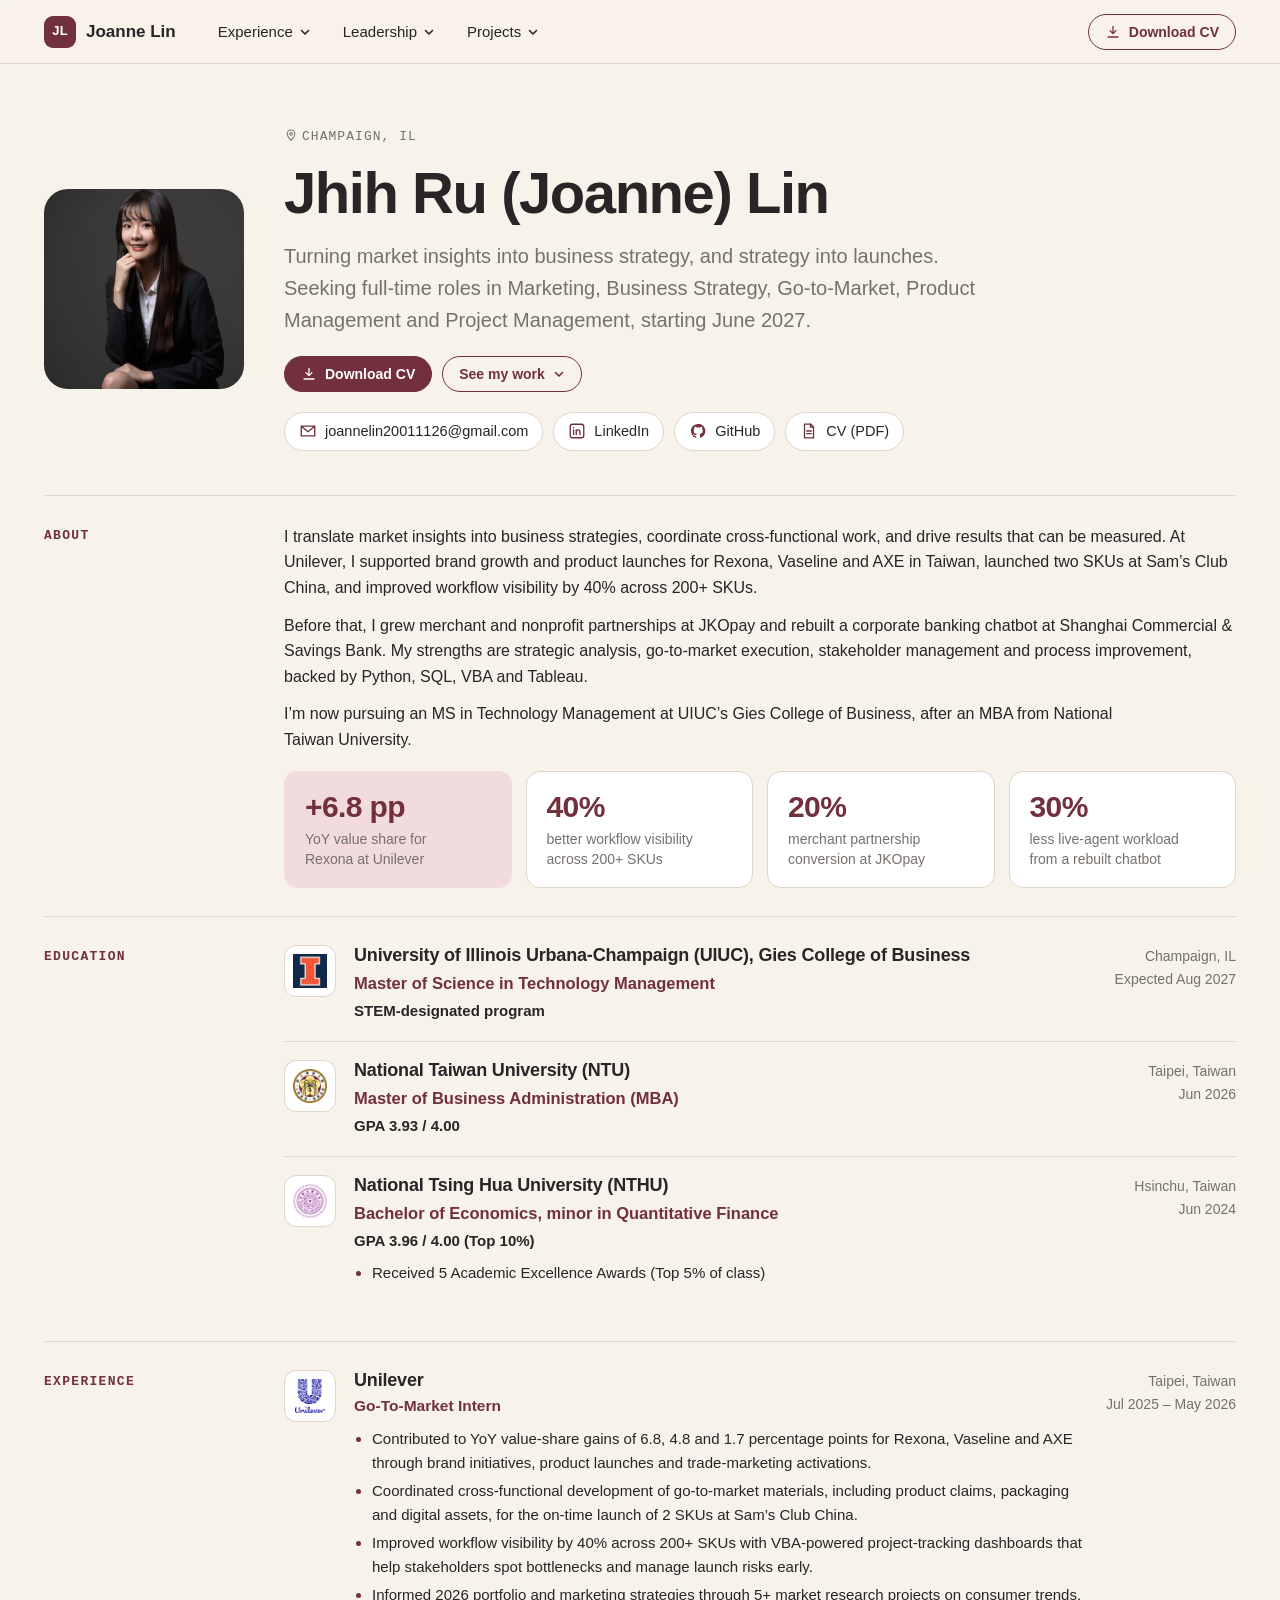
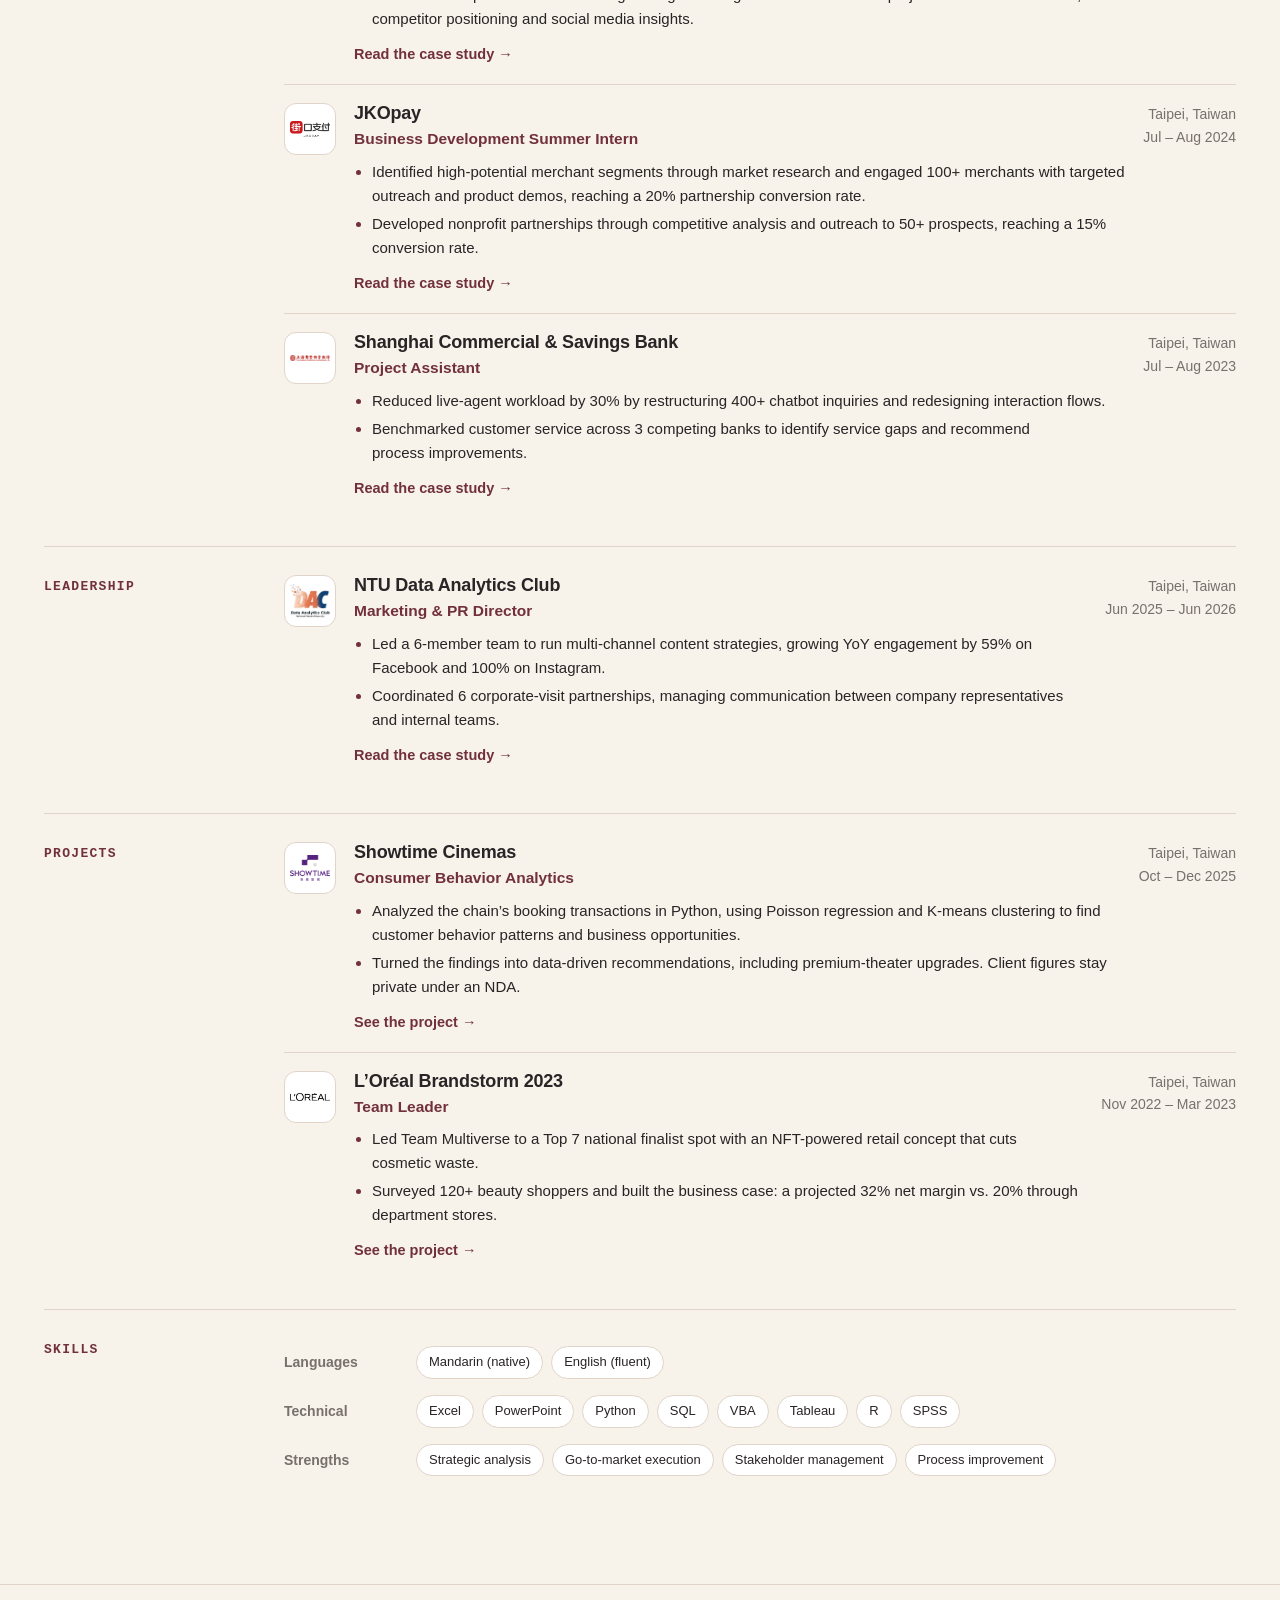
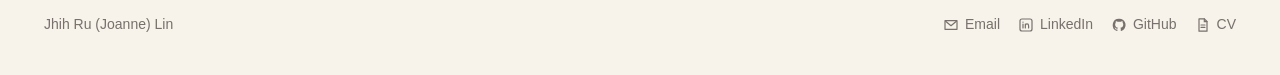
<file: index.html>
<!DOCTYPE html>
<html lang="en"><head><meta charset="UTF-8"><meta name="viewport" content="width=device-width,initial-scale=1">
<title>Jhih Ru (Joanne) Lin | Marketing, Strategy &amp; Go-to-Market</title><meta name="description" content="Portfolio of Jhih Ru (Joanne) Lin: marketing, business strategy, go-to-market and product management.">
<link rel="stylesheet" href="style.css"><script>document.documentElement.className="js"</script></head><body>
<svg width="0" height="0" style="position:absolute" aria-hidden="true">
<symbol id="i-mail" viewBox="0 0 24 24"><path d="M3 5.5h18v13H3z" fill="none" stroke="currentColor" stroke-width="1.8" stroke-linejoin="round"/><path d="m3.5 6 8.5 7 8.5-7" fill="none" stroke="currentColor" stroke-width="1.8" stroke-linejoin="round"/></symbol>
<symbol id="i-in" viewBox="0 0 24 24"><rect x="3" y="3" width="18" height="18" rx="3" fill="none" stroke="currentColor" stroke-width="1.8"/><path d="M7.5 10.5v6M7.5 7.6v.1M11 16.5v-6m0 2.6c0-1.6 1-2.7 2.5-2.7s2.4 1 2.4 2.7v3.4" fill="none" stroke="currentColor" stroke-width="1.8" stroke-linecap="round"/></symbol>
<symbol id="i-gh" viewBox="0 0 24 24"><path d="M12 2.5a9.5 9.5 0 0 0-3 18.5c.5.1.6-.2.6-.5v-1.7c-2.6.6-3.2-1.2-3.2-1.2-.4-1.1-1-1.4-1-1.4-.9-.6.1-.6.1-.6 1 .1 1.5 1 1.5 1 .9 1.5 2.3 1.1 2.9.8.1-.6.3-1.1.6-1.3-2.1-.2-4.3-1-4.3-4.7 0-1 .4-1.9 1-2.6-.1-.2-.4-1.2.1-2.5 0 0 .8-.3 2.6 1a9 9 0 0 1 4.8 0c1.8-1.3 2.6-1 2.6-1 .5 1.3.2 2.3.1 2.5.6.7 1 1.6 1 2.6 0 3.7-2.2 4.5-4.3 4.7.3.3.6.9.6 1.8v2.6c0 .3.2.6.7.5A9.5 9.5 0 0 0 12 2.5z" fill="currentColor"/></symbol>
<symbol id="i-cv" viewBox="0 0 24 24"><path d="M6 2.8h8l4 4v14.4H6z" fill="none" stroke="currentColor" stroke-width="1.8" stroke-linejoin="round"/><path d="M14 2.8v4h4M9 12h6M9 15.5h6" fill="none" stroke="currentColor" stroke-width="1.8" stroke-linecap="round"/></symbol>
<symbol id="i-pin" viewBox="0 0 24 24"><path d="M12 21s-6.5-6.1-6.5-11a6.5 6.5 0 0 1 13 0c0 4.9-6.5 11-6.5 11z" fill="none" stroke="currentColor" stroke-width="1.8"/><circle cx="12" cy="10" r="2.3" fill="none" stroke="currentColor" stroke-width="1.8"/></symbol>
<symbol id="i-dl" viewBox="0 0 24 24"><path d="M12 3.5v11m-4.5-4.5 4.5 4.5 4.5-4.5M4.5 19.5h15" fill="none" stroke="currentColor" stroke-width="1.9" stroke-linecap="round" stroke-linejoin="round"/></symbol>
</svg>
<header class="nav"><div class="wrap"><a class="brand" href="index.html"><span class="brand-mark">JL</span>Joanne Lin</a><nav class="menu" aria-label="Main"><div class="menu-item"><button class="menu-btn" aria-haspopup="true" aria-expanded="false">Experience<svg viewBox="0 0 12 12" aria-hidden="true"><path d="M2.5 4.5 6 8l3.5-3.5" fill="none" stroke="currentColor" stroke-width="1.6" stroke-linecap="round" stroke-linejoin="round"/></svg></button><div class="panel" role="menu"><a href="unilever.html"><span class="logo"><img src="images/unilever.png" alt=""></span><span><b>Unilever</b><small>Go-To-Market Intern · 2025–26</small></span></a><a href="jkopay.html"><span class="logo"><img src="images/jkopay.png" alt=""></span><span><b>JKOpay</b><small>Business Development Intern · 2024</small></span></a><a href="scsb.html"><span class="logo"><img src="images/scsb.png" alt=""></span><span><b>Shanghai Commercial &amp; Savings Bank</b><small>Project Assistant · 2023</small></span></a></div></div><div class="menu-item"><button class="menu-btn" aria-haspopup="true" aria-expanded="false">Leadership<svg viewBox="0 0 12 12" aria-hidden="true"><path d="M2.5 4.5 6 8l3.5-3.5" fill="none" stroke="currentColor" stroke-width="1.6" stroke-linecap="round" stroke-linejoin="round"/></svg></button><div class="panel" role="menu"><a href="leadership.html"><span class="logo"><img src="images/dac.png" alt=""></span><span><b>NTU Data Analytics Club</b><small>Marketing &amp; PR Director · 2025–26</small></span></a></div></div><div class="menu-item"><button class="menu-btn" aria-haspopup="true" aria-expanded="false">Projects<svg viewBox="0 0 12 12" aria-hidden="true"><path d="M2.5 4.5 6 8l3.5-3.5" fill="none" stroke="currentColor" stroke-width="1.6" stroke-linecap="round" stroke-linejoin="round"/></svg></button><div class="panel" role="menu"><a href="projects.html#showtime"><span class="logo"><img src="images/showtime.png" alt=""></span><span><b>Showtime Cinemas</b><small>Consumer analytics · 2025</small></span></a><a href="projects.html#loreal"><span class="logo"><img src="images/loreal.png" alt=""></span><span><b>L’Oréal Brandstorm</b><small>Team leader · Top 7 in Taiwan · 2023</small></span></a></div></div></nav><a class="btn nav-cta" href="cv.pdf"><svg class="ic" aria-hidden="true"><use href="#i-dl"/></svg>Download CV</a><button class="burger" aria-label="Menu" aria-expanded="false"><span></span><span></span><span></span></button></div></header>
<section class="wrap hero">
<img class="photo" src="images/photo.jpg" alt="Portrait of Jhih Ru (Joanne) Lin">
<div><div class="crumb"><svg class="ic" style="width:14px;height:14px;vertical-align:-2px;margin-right:4px" aria-hidden="true"><use href="#i-pin"/></svg>Champaign, IL</div><h1>Jhih Ru (Joanne) Lin</h1>
<p class="tagline">Turning market insights into business strategy, and strategy into launches. Seeking full-time roles in Marketing, Business Strategy, Go-to-Market, Product Management and Project Management, starting June 2027.</p>
<div style="display:flex;gap:10px;flex-wrap:wrap;align-items:center"><a class="btn solid" href="cv.pdf"><svg class="ic" aria-hidden="true"><use href="#i-dl"/></svg>Download CV</a>
<div class="dd"><button class="btn" aria-haspopup="true" aria-expanded="false">See my work<svg class="chev" viewBox="0 0 12 12" aria-hidden="true"><path d="M2.5 4.5 6 8l3.5-3.5" fill="none" stroke="currentColor" stroke-width="1.6" stroke-linecap="round" stroke-linejoin="round"/></svg></button>
<div class="panel" role="menu"><div class="panel-g">Experience</div><a href="unilever.html"><span class="logo"><img src="images/unilever.png" alt=""></span><span><b>Unilever</b><small>Go-To-Market Intern · 2025–26</small></span></a><a href="jkopay.html"><span class="logo"><img src="images/jkopay.png" alt=""></span><span><b>JKOpay</b><small>Business Development Intern · 2024</small></span></a><a href="scsb.html"><span class="logo"><img src="images/scsb.png" alt=""></span><span><b>Shanghai Commercial &amp; Savings Bank</b><small>Project Assistant · 2023</small></span></a><div class="panel-g">Leadership</div><a href="leadership.html"><span class="logo"><img src="images/dac.png" alt=""></span><span><b>NTU Data Analytics Club</b><small>Marketing &amp; PR Director · 2025–26</small></span></a><div class="panel-g">Projects</div><a href="projects.html#showtime"><span class="logo"><img src="images/showtime.png" alt=""></span><span><b>Showtime Cinemas</b><small>Consumer analytics · 2025</small></span></a><a href="projects.html#loreal"><span class="logo"><img src="images/loreal.png" alt=""></span><span><b>L’Oréal Brandstorm</b><small>Team leader · Top 7 in Taiwan · 2023</small></span></a></div></div></div>
<div class="contact-row"><a href="mailto:joannelin20011126@gmail.com"><svg class="ic" aria-hidden="true"><use href="#i-mail"/></svg>joannelin20011126@gmail.com</a><a href="https://www.linkedin.com/in/joannelin1126/"><svg class="ic" aria-hidden="true"><use href="#i-in"/></svg>LinkedIn</a><a href="https://github.com/joannelin1126"><svg class="ic" aria-hidden="true"><use href="#i-gh"/></svg>GitHub</a><a href="cv.pdf"><svg class="ic" aria-hidden="true"><use href="#i-cv"/></svg>CV (PDF)</a></div></div></section><div class="wrap" style="padding-bottom:72px"><div class="sec"><h2>About</h2><div>
<p>I translate market insights into business strategies, coordinate cross-functional work, and drive results that can be measured. At Unilever, I supported brand growth and product launches for Rexona, Vaseline and AXE in Taiwan, launched two SKUs at Sam’s Club China, and improved workflow visibility by 40% across 200+ SKUs.</p>
<p>Before that, I grew merchant and nonprofit partnerships at JKOpay and rebuilt a corporate banking chatbot at Shanghai Commercial &amp; Savings Bank. My strengths are strategic analysis, go-to-market execution, stakeholder management and process improvement, backed by Python, SQL, VBA and Tableau.</p>
<p>I’m now pursuing an MS in Technology Management at UIUC’s Gies College of Business, after an MBA from National Taiwan University.</p>
<div style="margin-top:18px"><div class="kpis"><div class="kpi"><b>+6.8 pp</b><span>YoY value share for Rexona at Unilever</span></div><div class="kpi"><b>40%</b><span>better workflow visibility across 200+ SKUs</span></div><div class="kpi"><b>20%</b><span>merchant partnership conversion at JKOpay</span></div><div class="kpi"><b>30%</b><span>less live-agent workload from a rebuilt chatbot</span></div></div></div></div></div><div class="sec"><h2>Education</h2><div><div class="xp"><span class="lg"><img src="images/uiuc.png" alt=""></span><div><h3>University of Illinois Urbana-Champaign (UIUC), Gies College of Business</h3><span class="deg">Master of Science in Technology Management</span><div class="when-m">Champaign, IL · Expected Aug 2027</div><span class=gpa>STEM-designated program</span></div><div class="when"><span>Champaign, IL</span><span>Expected Aug 2027</span></div></div><div class="xp"><span class="lg"><img src="images/ntu.png" alt=""></span><div><h3>National Taiwan University (NTU)</h3><span class="deg">Master of Business Administration (MBA)</span><div class="when-m">Taipei, Taiwan · Jun 2026</div><span class=gpa>GPA 3.93 / 4.00</span></div><div class="when"><span>Taipei, Taiwan</span><span>Jun 2026</span></div></div><div class="xp"><span class="lg"><img src="images/nthu.png" alt=""></span><div><h3>National Tsing Hua University (NTHU)</h3><span class="deg">Bachelor of Economics, minor in Quantitative Finance</span><div class="when-m">Hsinchu, Taiwan · Jun 2024</div><span class=gpa>GPA 3.96 / 4.00 (Top 10%)</span><ul><li>Received 5 Academic Excellence Awards (Top 5% of class)</li></ul></div><div class="when"><span>Hsinchu, Taiwan</span><span>Jun 2024</span></div></div></div></div><div class="sec"><h2>Experience</h2><div><div class="xp"><span class="lg"><img src="images/unilever.png" alt=""></span><div><h3>Unilever</h3><div class="role-line">Go-To-Market Intern</div><div class="when-m">Taipei, Taiwan · Jul 2025 – May 2026</div><ul><li>Contributed to YoY value-share gains of 6.8, 4.8 and 1.7 percentage points for Rexona, Vaseline and AXE through brand initiatives, product launches and trade-marketing activations.</li><li>Coordinated cross-functional development of go-to-market materials, including product claims, packaging and digital assets, for the on-time launch of 2 SKUs at Sam’s Club China.</li><li>Improved workflow visibility by 40% across 200+ SKUs with VBA-powered project-tracking dashboards that help stakeholders spot bottlenecks and manage launch risks early.</li><li>Informed 2026 portfolio and marketing strategies through 5+ market research projects on consumer trends, competitor positioning and social media insights.</li></ul><a class="more" href="unilever.html">Read the case study →</a></div><div class="when"><span>Taipei, Taiwan</span><span>Jul 2025 – May 2026</span></div></div><div class="xp"><span class="lg"><img src="images/jkopay.png" alt=""></span><div><h3>JKOpay</h3><div class="role-line">Business Development Summer Intern</div><div class="when-m">Taipei, Taiwan · Jul – Aug 2024</div><ul><li>Identified high-potential merchant segments through market research and engaged 100+ merchants with targeted outreach and product demos, reaching a 20% partnership conversion rate.</li><li>Developed nonprofit partnerships through competitive analysis and outreach to 50+ prospects, reaching a 15% conversion rate.</li></ul><a class="more" href="jkopay.html">Read the case study →</a></div><div class="when"><span>Taipei, Taiwan</span><span>Jul – Aug 2024</span></div></div><div class="xp"><span class="lg"><img src="images/scsb.png" alt=""></span><div><h3>Shanghai Commercial &amp; Savings Bank</h3><div class="role-line">Project Assistant</div><div class="when-m">Taipei, Taiwan · Jul – Aug 2023</div><ul><li>Reduced live-agent workload by 30% by restructuring 400+ chatbot inquiries and redesigning interaction flows.</li><li>Benchmarked customer service across 3 competing banks to identify service gaps and recommend process improvements.</li></ul><a class="more" href="scsb.html">Read the case study →</a></div><div class="when"><span>Taipei, Taiwan</span><span>Jul – Aug 2023</span></div></div></div></div><div class="sec"><h2>Leadership</h2><div><div class="xp"><span class="lg"><img src="images/dac.png" alt=""></span><div><h3>NTU Data Analytics Club</h3><div class="role-line">Marketing &amp; PR Director</div><div class="when-m">Taipei, Taiwan · Jun 2025 – Jun 2026</div><ul><li>Led a 6-member team to run multi-channel content strategies, growing YoY engagement by 59% on Facebook and 100% on Instagram.</li><li>Coordinated 6 corporate-visit partnerships, managing communication between company representatives and internal teams.</li></ul><a class="more" href="leadership.html">Read the case study →</a></div><div class="when"><span>Taipei, Taiwan</span><span>Jun 2025 – Jun 2026</span></div></div></div></div><div class="sec"><h2>Projects</h2><div><div class="xp"><span class="lg"><img src="images/showtime.png" alt=""></span><div><h3>Showtime Cinemas</h3><div class="role-line">Consumer Behavior Analytics</div><div class="when-m">Taipei, Taiwan · Oct – Dec 2025</div><ul><li>Analyzed the chain’s booking transactions in Python, using Poisson regression and K-means clustering to find customer behavior patterns and business opportunities.</li><li>Turned the findings into data-driven recommendations, including premium-theater upgrades. Client figures stay private under an NDA.</li></ul><a class="more" href="projects.html#showtime">See the project →</a></div><div class="when"><span>Taipei, Taiwan</span><span>Oct – Dec 2025</span></div></div><div class="xp"><span class="lg"><img src="images/loreal.png" alt=""></span><div><h3>L’Oréal Brandstorm 2023</h3><div class="role-line">Team Leader</div><div class="when-m">Taipei, Taiwan · Nov 2022 – Mar 2023</div><ul><li>Led Team Multiverse to a Top 7 national finalist spot with an NFT-powered retail concept that cuts cosmetic waste.</li><li>Surveyed 120+ beauty shoppers and built the business case: a projected 32% net margin vs. 20% through department stores.</li></ul><a class="more" href="projects.html#loreal">See the project →</a></div><div class="when"><span>Taipei, Taiwan</span><span>Nov 2022 – Mar 2023</span></div></div></div></div><div class="sec"><h2>Skills</h2><div><div class="skillrow"><b>Languages</b><div class="chips"><span class="chip line">Mandarin (native)</span><span class="chip line">English (fluent)</span></div></div><div class="skillrow"><b>Technical</b><div class="chips"><span class="chip line">Excel</span><span class="chip line">PowerPoint</span><span class="chip line">Python</span><span class="chip line">SQL</span><span class="chip line">VBA</span><span class="chip line">Tableau</span><span class="chip line">R</span><span class="chip line">SPSS</span></div></div><div class="skillrow"><b>Strengths</b><div class="chips"><span class="chip line">Strategic analysis</span><span class="chip line">Go-to-market execution</span><span class="chip line">Stakeholder management</span><span class="chip line">Process improvement</span></div></div></div></div></div>
<footer class="foot"><div class="wrap"><span>Jhih Ru (Joanne) Lin</span><span class="links"><a href="mailto:joannelin20011126@gmail.com" aria-label="Email"><svg class="ic" aria-hidden="true"><use href="#i-mail"/></svg><span>Email</span></a><a href="https://www.linkedin.com/in/joannelin1126/" aria-label="LinkedIn"><svg class="ic" aria-hidden="true"><use href="#i-in"/></svg><span>LinkedIn</span></a><a href="https://github.com/joannelin1126" aria-label="GitHub"><svg class="ic" aria-hidden="true"><use href="#i-gh"/></svg><span>GitHub</span></a><a href="cv.pdf" aria-label="CV"><svg class="ic" aria-hidden="true"><use href="#i-cv"/></svg><span>CV</span></a></span></div></footer>
<script src="main.js"></script>
</body></html>
</file>
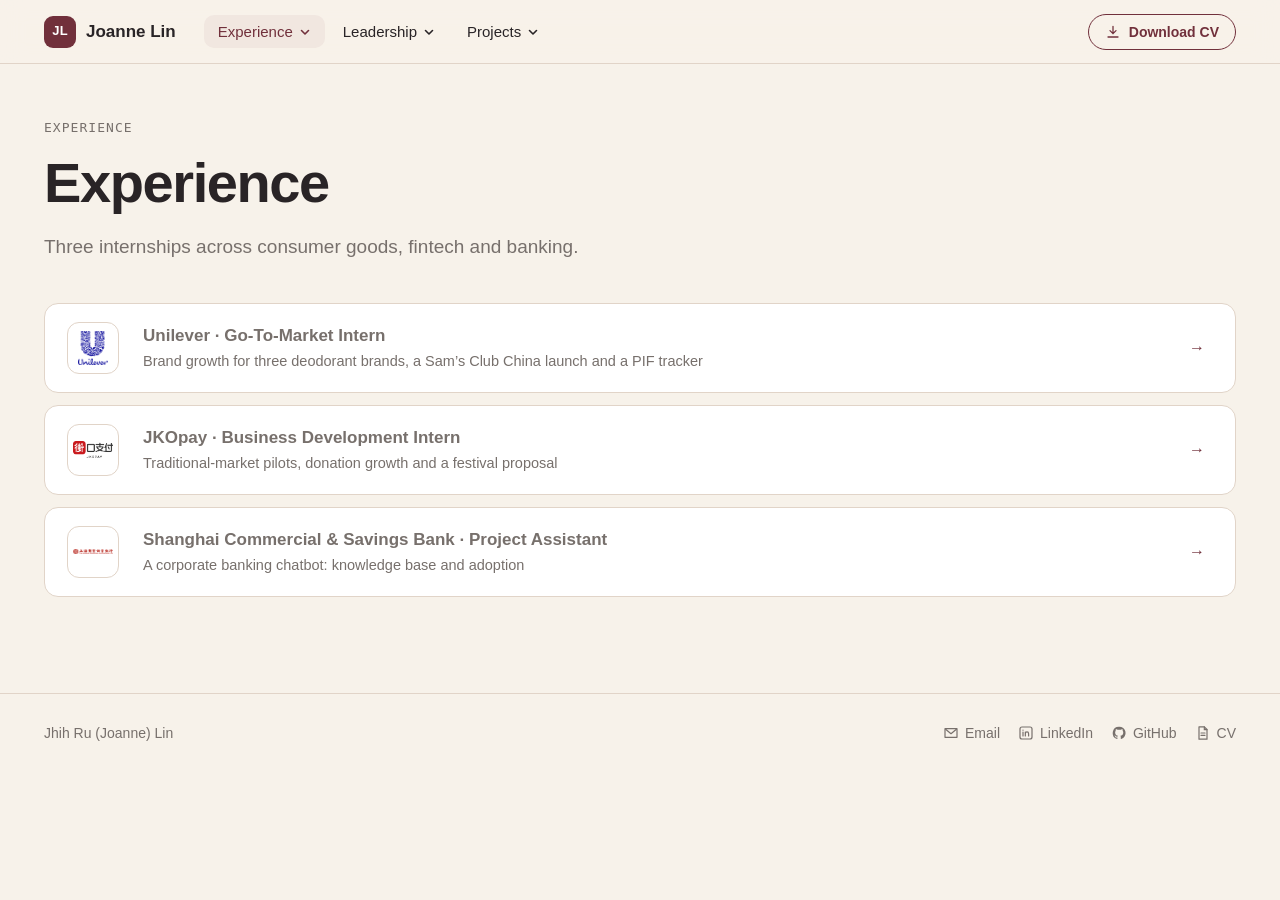
<file: experience.html>
<!DOCTYPE html>
<html lang="en"><head><meta charset="UTF-8"><meta name="viewport" content="width=device-width,initial-scale=1">
<title>Experience | Joanne Lin</title><meta name="description" content="Joanne Lin’s internships at Unilever, JKOpay and Shanghai Commercial &amp; Savings Bank.">
<link rel="stylesheet" href="style.css"><script>document.documentElement.className="js"</script></head><body>
<svg width="0" height="0" style="position:absolute" aria-hidden="true">
<symbol id="i-mail" viewBox="0 0 24 24"><path d="M3 5.5h18v13H3z" fill="none" stroke="currentColor" stroke-width="1.8" stroke-linejoin="round"/><path d="m3.5 6 8.5 7 8.5-7" fill="none" stroke="currentColor" stroke-width="1.8" stroke-linejoin="round"/></symbol>
<symbol id="i-in" viewBox="0 0 24 24"><rect x="3" y="3" width="18" height="18" rx="3" fill="none" stroke="currentColor" stroke-width="1.8"/><path d="M7.5 10.5v6M7.5 7.6v.1M11 16.5v-6m0 2.6c0-1.6 1-2.7 2.5-2.7s2.4 1 2.4 2.7v3.4" fill="none" stroke="currentColor" stroke-width="1.8" stroke-linecap="round"/></symbol>
<symbol id="i-gh" viewBox="0 0 24 24"><path d="M12 2.5a9.5 9.5 0 0 0-3 18.5c.5.1.6-.2.6-.5v-1.7c-2.6.6-3.2-1.2-3.2-1.2-.4-1.1-1-1.4-1-1.4-.9-.6.1-.6.1-.6 1 .1 1.5 1 1.5 1 .9 1.5 2.3 1.1 2.9.8.1-.6.3-1.1.6-1.3-2.1-.2-4.3-1-4.3-4.7 0-1 .4-1.9 1-2.6-.1-.2-.4-1.2.1-2.5 0 0 .8-.3 2.6 1a9 9 0 0 1 4.8 0c1.8-1.3 2.6-1 2.6-1 .5 1.3.2 2.3.1 2.5.6.7 1 1.6 1 2.6 0 3.7-2.2 4.5-4.3 4.7.3.3.6.9.6 1.8v2.6c0 .3.2.6.7.5A9.5 9.5 0 0 0 12 2.5z" fill="currentColor"/></symbol>
<symbol id="i-cv" viewBox="0 0 24 24"><path d="M6 2.8h8l4 4v14.4H6z" fill="none" stroke="currentColor" stroke-width="1.8" stroke-linejoin="round"/><path d="M14 2.8v4h4M9 12h6M9 15.5h6" fill="none" stroke="currentColor" stroke-width="1.8" stroke-linecap="round"/></symbol>
<symbol id="i-pin" viewBox="0 0 24 24"><path d="M12 21s-6.5-6.1-6.5-11a6.5 6.5 0 0 1 13 0c0 4.9-6.5 11-6.5 11z" fill="none" stroke="currentColor" stroke-width="1.8"/><circle cx="12" cy="10" r="2.3" fill="none" stroke="currentColor" stroke-width="1.8"/></symbol>
<symbol id="i-dl" viewBox="0 0 24 24"><path d="M12 3.5v11m-4.5-4.5 4.5 4.5 4.5-4.5M4.5 19.5h15" fill="none" stroke="currentColor" stroke-width="1.9" stroke-linecap="round" stroke-linejoin="round"/></symbol>
</svg>
<header class="nav"><div class="wrap"><a class="brand" href="index.html"><span class="brand-mark">JL</span>Joanne Lin</a><nav class="menu" aria-label="Main"><div class="menu-item"><button class="menu-btn" aria-haspopup="true" aria-expanded="false" aria-current="page">Experience<svg viewBox="0 0 12 12" aria-hidden="true"><path d="M2.5 4.5 6 8l3.5-3.5" fill="none" stroke="currentColor" stroke-width="1.6" stroke-linecap="round" stroke-linejoin="round"/></svg></button><div class="panel" role="menu"><a href="unilever.html"><span class="logo"><img src="images/unilever.png" alt=""></span><span><b>Unilever</b><small>Go-To-Market Intern · 2025–26</small></span></a><a href="jkopay.html"><span class="logo"><img src="images/jkopay.png" alt=""></span><span><b>JKOpay</b><small>Business Development Intern · 2024</small></span></a><a href="scsb.html"><span class="logo"><img src="images/scsb.png" alt=""></span><span><b>Shanghai Commercial &amp; Savings Bank</b><small>Project Assistant · 2023</small></span></a></div></div><div class="menu-item"><button class="menu-btn" aria-haspopup="true" aria-expanded="false">Leadership<svg viewBox="0 0 12 12" aria-hidden="true"><path d="M2.5 4.5 6 8l3.5-3.5" fill="none" stroke="currentColor" stroke-width="1.6" stroke-linecap="round" stroke-linejoin="round"/></svg></button><div class="panel" role="menu"><a href="leadership.html"><span class="logo"><img src="images/dac.png" alt=""></span><span><b>NTU Data Analytics Club</b><small>Marketing &amp; PR Director · 2025–26</small></span></a></div></div><div class="menu-item"><button class="menu-btn" aria-haspopup="true" aria-expanded="false">Projects<svg viewBox="0 0 12 12" aria-hidden="true"><path d="M2.5 4.5 6 8l3.5-3.5" fill="none" stroke="currentColor" stroke-width="1.6" stroke-linecap="round" stroke-linejoin="round"/></svg></button><div class="panel" role="menu"><a href="projects.html#showtime"><span class="logo"><img src="images/showtime.png" alt=""></span><span><b>Showtime Cinemas</b><small>Consumer analytics · 2025</small></span></a><a href="projects.html#loreal"><span class="logo"><img src="images/loreal.png" alt=""></span><span><b>L’Oréal Brandstorm</b><small>Team leader · Top 7 in Taiwan · 2023</small></span></a></div></div></nav><a class="btn nav-cta" href="cv.pdf"><svg class="ic" aria-hidden="true"><use href="#i-dl"/></svg>Download CV</a><button class="burger" aria-label="Menu" aria-expanded="false"><span></span><span></span><span></span></button></div></header>
<section class="head"><div class="wrap"><div class="crumb">Experience</div><div class="head-row"><div><h1>Experience</h1><p class="lead">Three internships across consumer goods, fintech and banking.</p></div></div></div></section><div class="wrap" style="padding-bottom:96px"><div class="pcards"><a class="pcard" href="unilever.html" style="grid-template-columns:64px 1fr 24px"><span class="lg" style="width:52px;height:52px;border-radius:12px;background:#fff;border:1px solid var(--line);display:grid;place-items:center"><img src="images/unilever.png" alt="" style="max-width:40px;max-height:34px"></span>
<span style="display:block"><b style="display:block">Unilever · Go-To-Market Intern</b><span>Brand growth for three deodorant brands, a Sam’s Club China launch and a PIF tracker</span></span><i>→</i></a><a class="pcard" href="jkopay.html" style="grid-template-columns:64px 1fr 24px"><span class="lg" style="width:52px;height:52px;border-radius:12px;background:#fff;border:1px solid var(--line);display:grid;place-items:center"><img src="images/jkopay.png" alt="" style="max-width:40px;max-height:34px"></span>
<span style="display:block"><b style="display:block">JKOpay · Business Development Intern</b><span>Traditional-market pilots, donation growth and a festival proposal</span></span><i>→</i></a><a class="pcard" href="scsb.html" style="grid-template-columns:64px 1fr 24px"><span class="lg" style="width:52px;height:52px;border-radius:12px;background:#fff;border:1px solid var(--line);display:grid;place-items:center"><img src="images/scsb.png" alt="" style="max-width:40px;max-height:34px"></span>
<span style="display:block"><b style="display:block">Shanghai Commercial &amp; Savings Bank · Project Assistant</b><span>A corporate banking chatbot: knowledge base and adoption</span></span><i>→</i></a></div></div><script>(function(){var m={"#overview":"unilever.html","#unilever":"unilever.html","#jkopay":"jkopay.html","#scsb":"scsb.html"};var t=m[location.hash];if(t)location.replace(t);})();</script>
<footer class="foot"><div class="wrap"><span>Jhih Ru (Joanne) Lin</span><span class="links"><a href="mailto:joannelin20011126@gmail.com" aria-label="Email"><svg class="ic" aria-hidden="true"><use href="#i-mail"/></svg><span>Email</span></a><a href="https://www.linkedin.com/in/joannelin1126/" aria-label="LinkedIn"><svg class="ic" aria-hidden="true"><use href="#i-in"/></svg><span>LinkedIn</span></a><a href="https://github.com/joannelin1126" aria-label="GitHub"><svg class="ic" aria-hidden="true"><use href="#i-gh"/></svg><span>GitHub</span></a><a href="cv.pdf" aria-label="CV"><svg class="ic" aria-hidden="true"><use href="#i-cv"/></svg><span>CV</span></a></span></div></footer>
<script src="main.js"></script>
</body></html>
</file>
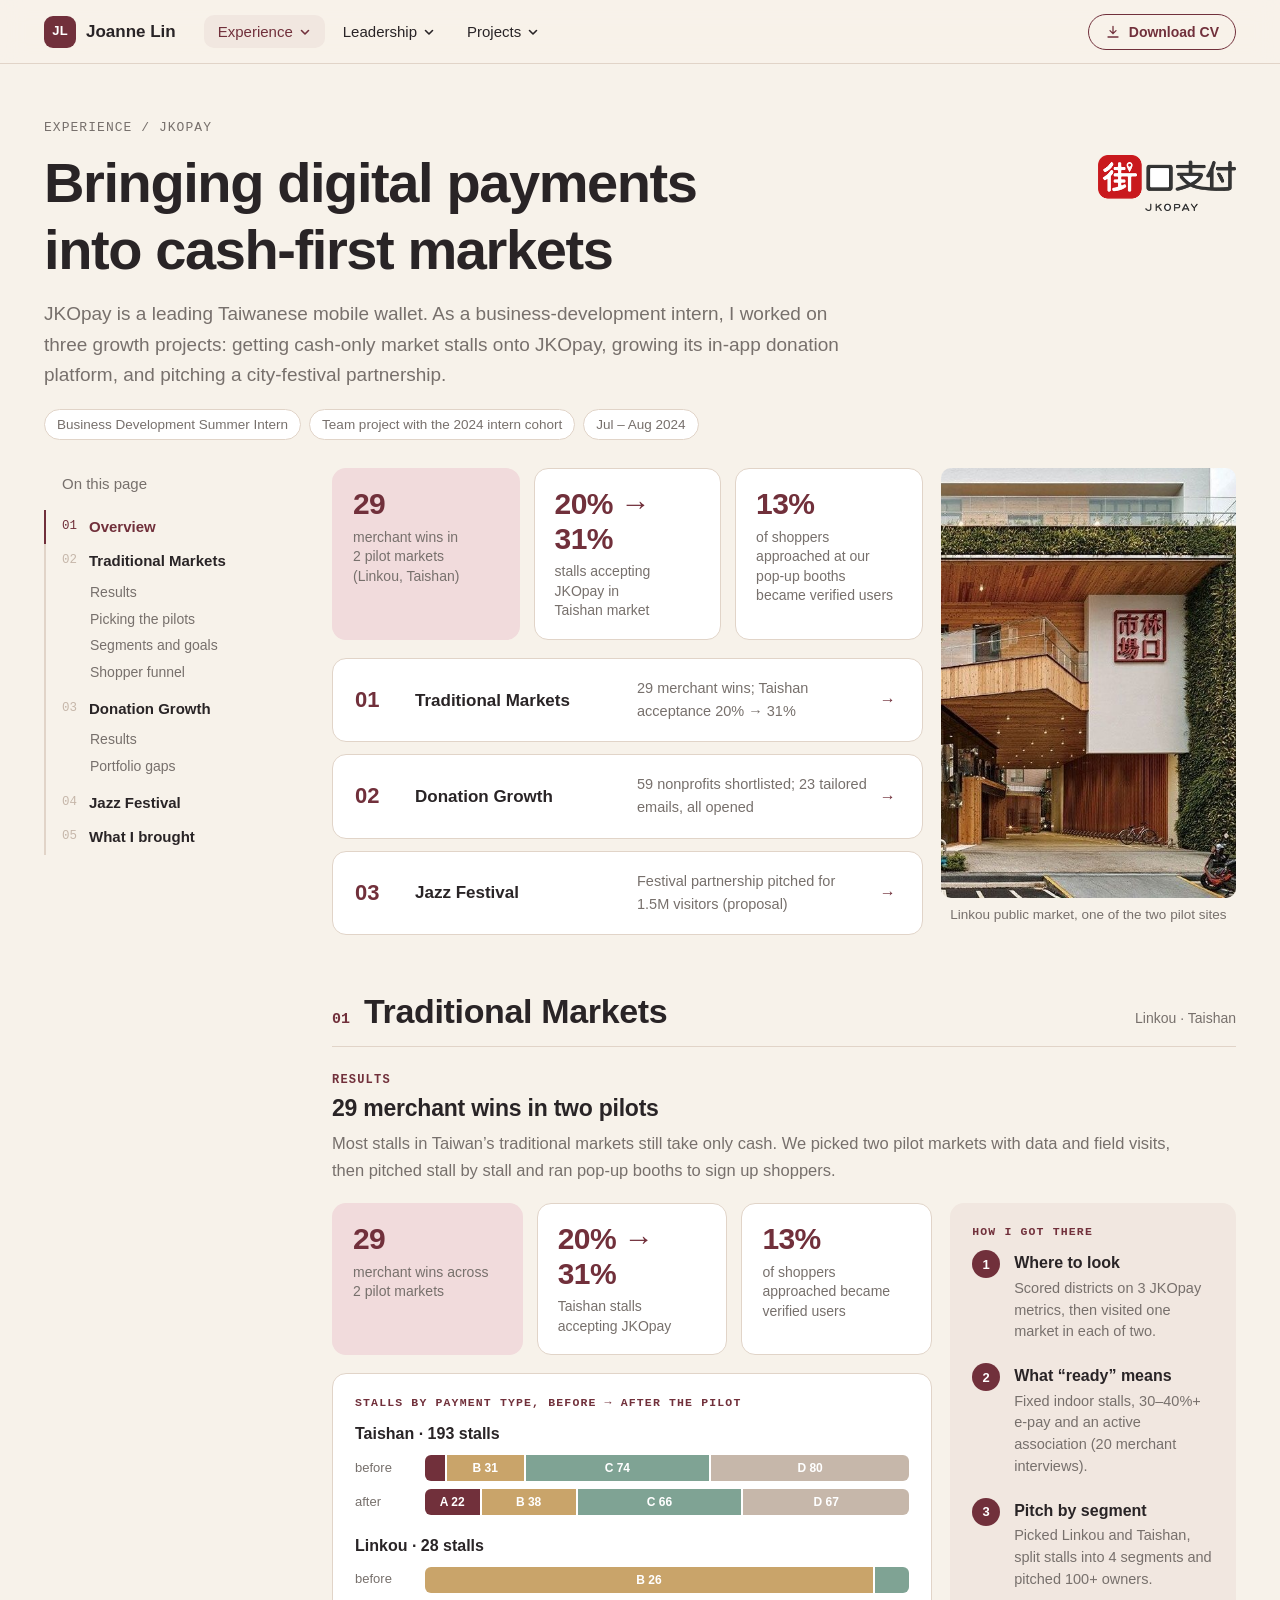
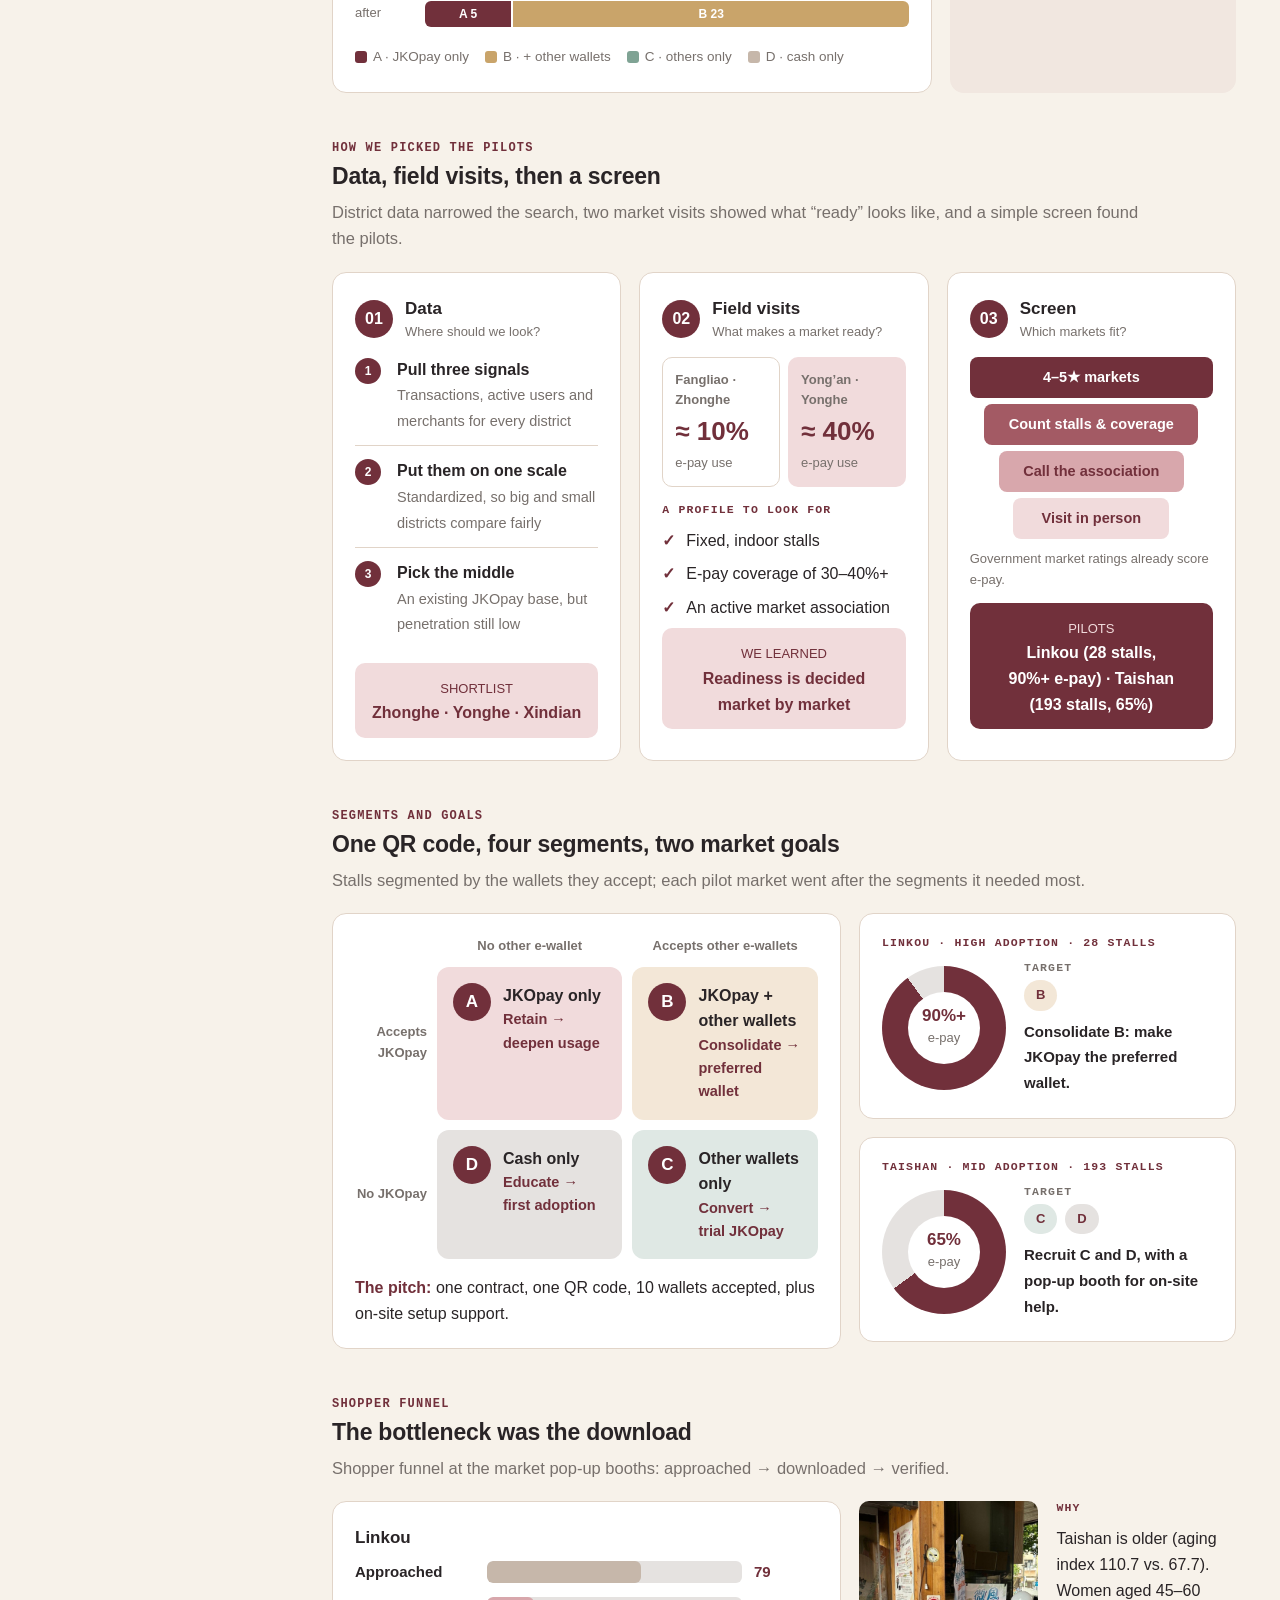
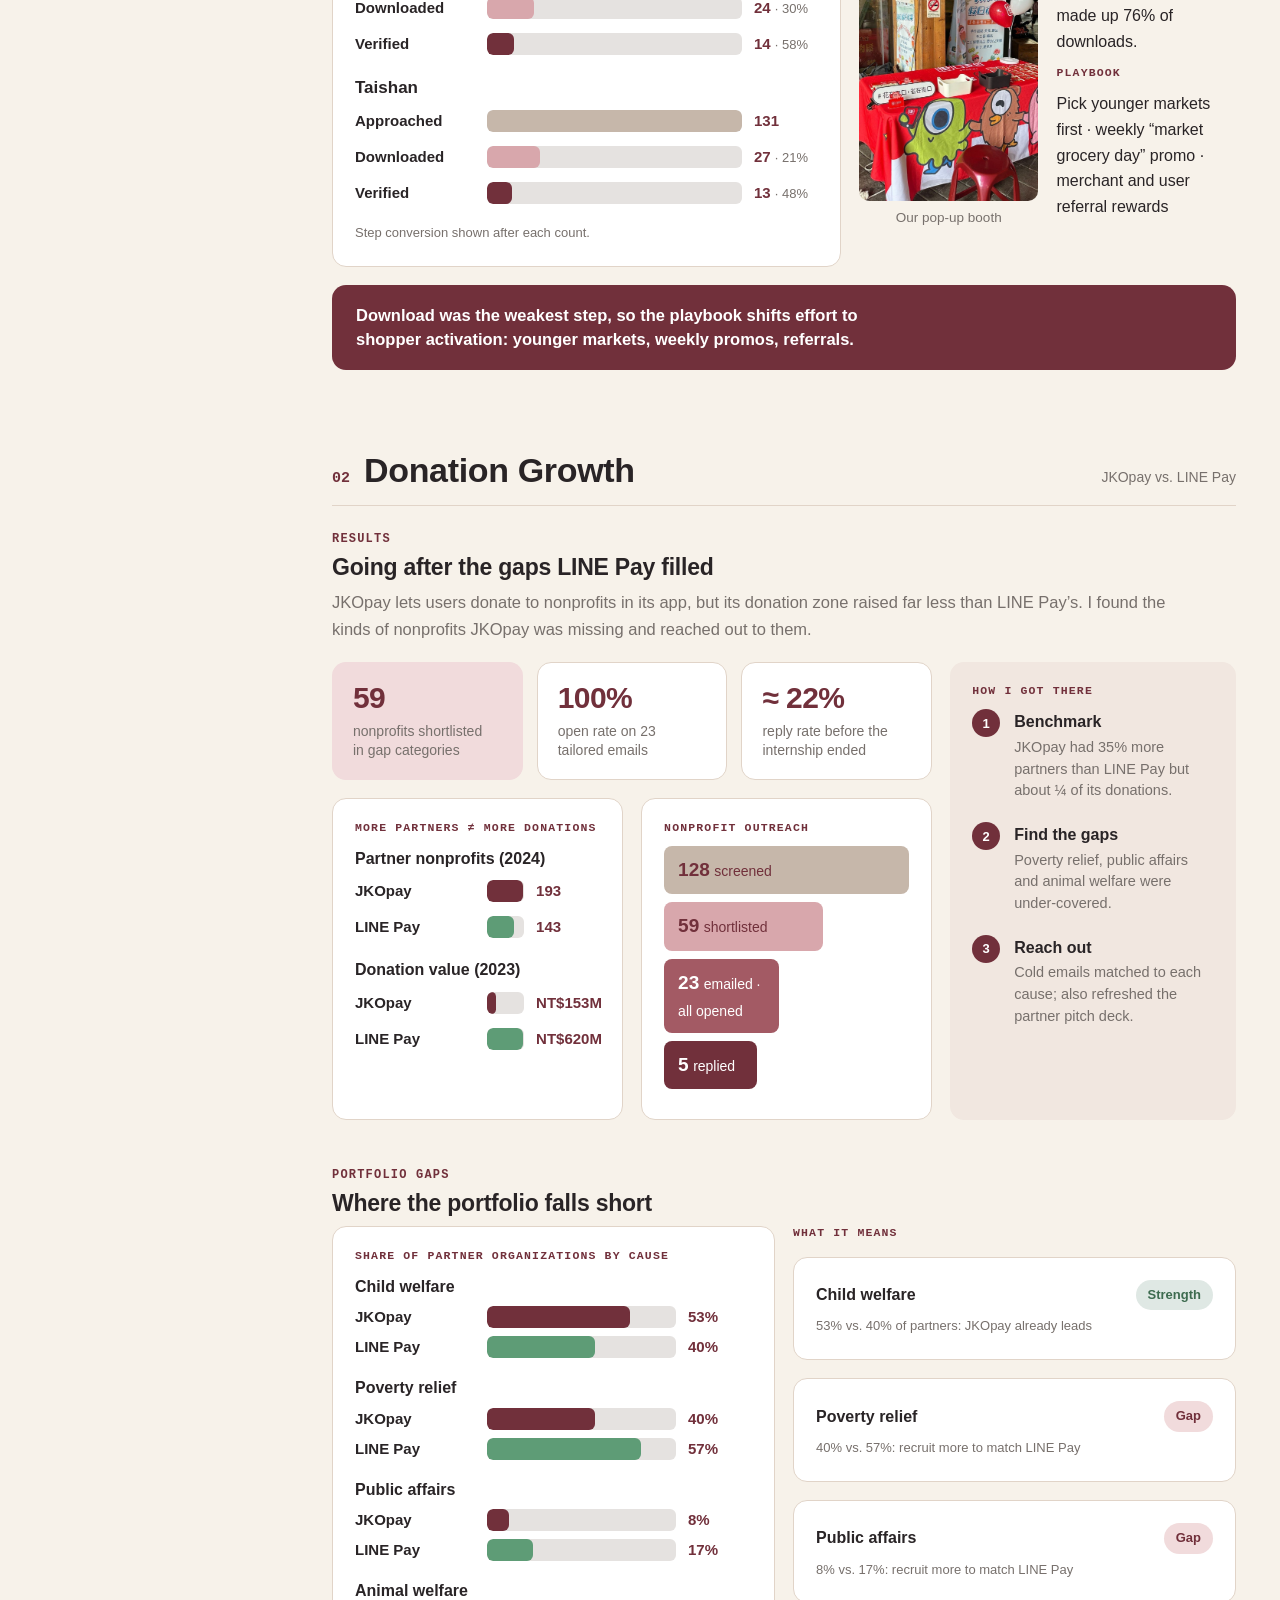
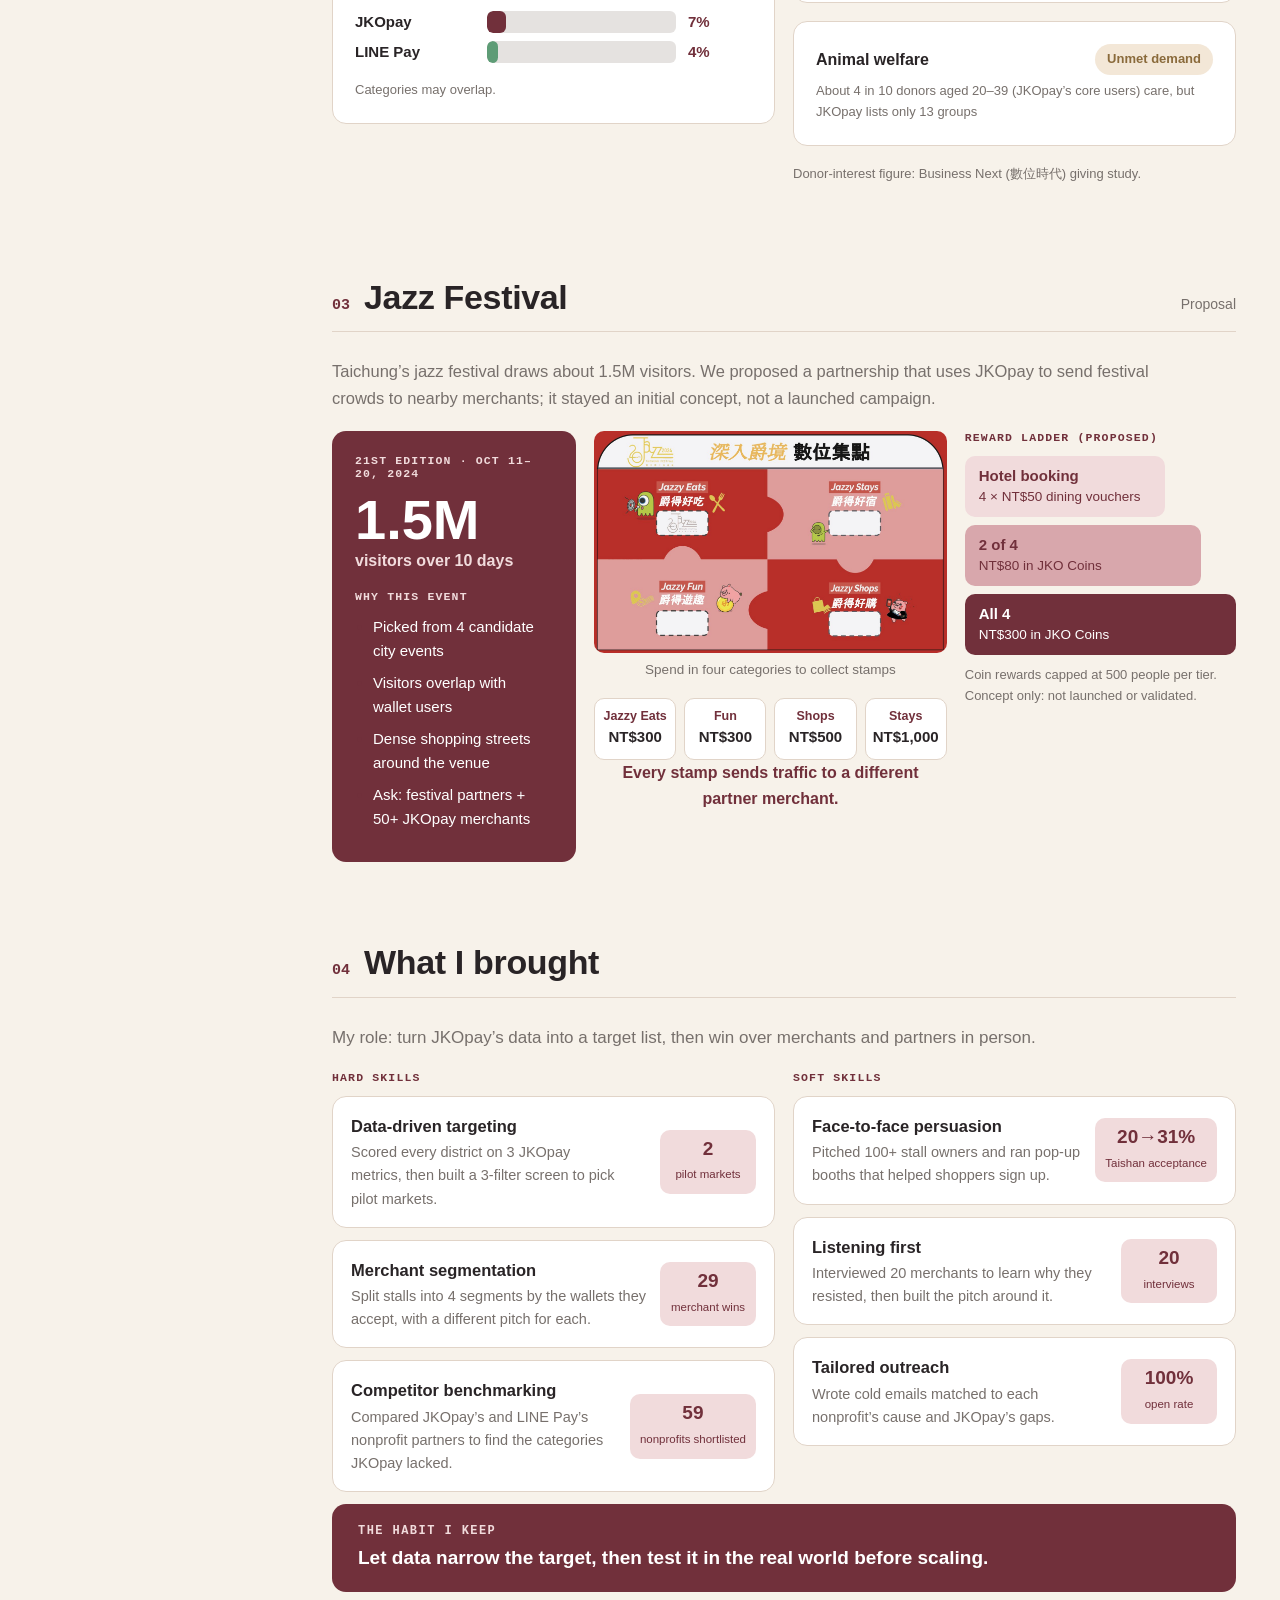
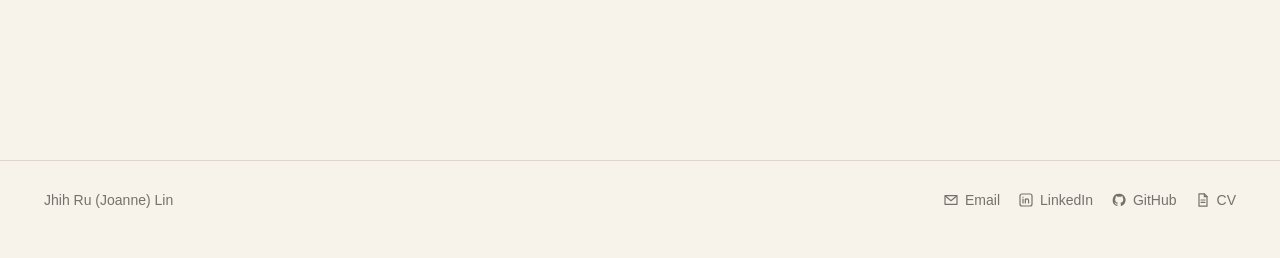
<file: jkopay.html>
<!DOCTYPE html>
<html lang="en"><head><meta charset="UTF-8"><meta name="viewport" content="width=device-width,initial-scale=1">
<title>JKOpay | Joanne Lin</title><meta name="description" content="Traditional-market pilots, donation growth and a festival proposal: Joanne Lin’s business development internship at JKOpay.">
<link rel="stylesheet" href="style.css"><script>document.documentElement.className="js"</script></head><body>
<svg width="0" height="0" style="position:absolute" aria-hidden="true">
<symbol id="i-mail" viewBox="0 0 24 24"><path d="M3 5.5h18v13H3z" fill="none" stroke="currentColor" stroke-width="1.8" stroke-linejoin="round"/><path d="m3.5 6 8.5 7 8.5-7" fill="none" stroke="currentColor" stroke-width="1.8" stroke-linejoin="round"/></symbol>
<symbol id="i-in" viewBox="0 0 24 24"><rect x="3" y="3" width="18" height="18" rx="3" fill="none" stroke="currentColor" stroke-width="1.8"/><path d="M7.5 10.5v6M7.5 7.6v.1M11 16.5v-6m0 2.6c0-1.6 1-2.7 2.5-2.7s2.4 1 2.4 2.7v3.4" fill="none" stroke="currentColor" stroke-width="1.8" stroke-linecap="round"/></symbol>
<symbol id="i-gh" viewBox="0 0 24 24"><path d="M12 2.5a9.5 9.5 0 0 0-3 18.5c.5.1.6-.2.6-.5v-1.7c-2.6.6-3.2-1.2-3.2-1.2-.4-1.1-1-1.4-1-1.4-.9-.6.1-.6.1-.6 1 .1 1.5 1 1.5 1 .9 1.5 2.3 1.1 2.9.8.1-.6.3-1.1.6-1.3-2.1-.2-4.3-1-4.3-4.7 0-1 .4-1.9 1-2.6-.1-.2-.4-1.2.1-2.5 0 0 .8-.3 2.6 1a9 9 0 0 1 4.8 0c1.8-1.3 2.6-1 2.6-1 .5 1.3.2 2.3.1 2.5.6.7 1 1.6 1 2.6 0 3.7-2.2 4.5-4.3 4.7.3.3.6.9.6 1.8v2.6c0 .3.2.6.7.5A9.5 9.5 0 0 0 12 2.5z" fill="currentColor"/></symbol>
<symbol id="i-cv" viewBox="0 0 24 24"><path d="M6 2.8h8l4 4v14.4H6z" fill="none" stroke="currentColor" stroke-width="1.8" stroke-linejoin="round"/><path d="M14 2.8v4h4M9 12h6M9 15.5h6" fill="none" stroke="currentColor" stroke-width="1.8" stroke-linecap="round"/></symbol>
<symbol id="i-pin" viewBox="0 0 24 24"><path d="M12 21s-6.5-6.1-6.5-11a6.5 6.5 0 0 1 13 0c0 4.9-6.5 11-6.5 11z" fill="none" stroke="currentColor" stroke-width="1.8"/><circle cx="12" cy="10" r="2.3" fill="none" stroke="currentColor" stroke-width="1.8"/></symbol>
<symbol id="i-dl" viewBox="0 0 24 24"><path d="M12 3.5v11m-4.5-4.5 4.5 4.5 4.5-4.5M4.5 19.5h15" fill="none" stroke="currentColor" stroke-width="1.9" stroke-linecap="round" stroke-linejoin="round"/></symbol>
</svg>
<header class="nav"><div class="wrap"><a class="brand" href="index.html"><span class="brand-mark">JL</span>Joanne Lin</a><nav class="menu" aria-label="Main"><div class="menu-item"><button class="menu-btn" aria-haspopup="true" aria-expanded="false" aria-current="page">Experience<svg viewBox="0 0 12 12" aria-hidden="true"><path d="M2.5 4.5 6 8l3.5-3.5" fill="none" stroke="currentColor" stroke-width="1.6" stroke-linecap="round" stroke-linejoin="round"/></svg></button><div class="panel" role="menu"><a href="unilever.html"><span class="logo"><img src="images/unilever.png" alt=""></span><span><b>Unilever</b><small>Go-To-Market Intern · 2025–26</small></span></a><a href="jkopay.html" aria-current="page"><span class="logo"><img src="images/jkopay.png" alt=""></span><span><b>JKOpay</b><small>Business Development Intern · 2024</small></span></a><a href="scsb.html"><span class="logo"><img src="images/scsb.png" alt=""></span><span><b>Shanghai Commercial &amp; Savings Bank</b><small>Project Assistant · 2023</small></span></a></div></div><div class="menu-item"><button class="menu-btn" aria-haspopup="true" aria-expanded="false">Leadership<svg viewBox="0 0 12 12" aria-hidden="true"><path d="M2.5 4.5 6 8l3.5-3.5" fill="none" stroke="currentColor" stroke-width="1.6" stroke-linecap="round" stroke-linejoin="round"/></svg></button><div class="panel" role="menu"><a href="leadership.html"><span class="logo"><img src="images/dac.png" alt=""></span><span><b>NTU Data Analytics Club</b><small>Marketing &amp; PR Director · 2025–26</small></span></a></div></div><div class="menu-item"><button class="menu-btn" aria-haspopup="true" aria-expanded="false">Projects<svg viewBox="0 0 12 12" aria-hidden="true"><path d="M2.5 4.5 6 8l3.5-3.5" fill="none" stroke="currentColor" stroke-width="1.6" stroke-linecap="round" stroke-linejoin="round"/></svg></button><div class="panel" role="menu"><a href="projects.html#showtime"><span class="logo"><img src="images/showtime.png" alt=""></span><span><b>Showtime Cinemas</b><small>Consumer analytics · 2025</small></span></a><a href="projects.html#loreal"><span class="logo"><img src="images/loreal.png" alt=""></span><span><b>L’Oréal Brandstorm</b><small>Team leader · Top 7 in Taiwan · 2023</small></span></a></div></div></nav><a class="btn nav-cta" href="cv.pdf"><svg class="ic" aria-hidden="true"><use href="#i-dl"/></svg>Download CV</a><button class="burger" aria-label="Menu" aria-expanded="false"><span></span><span></span><span></span></button></div></header>
<section class="head"><div class="wrap"><div class="crumb">Experience / JKOpay</div><div class="head-row"><div><h1>Bringing digital payments into cash-first markets</h1><p class="lead">JKOpay is a leading Taiwanese mobile wallet. As a business-development intern, I worked on three growth projects: getting cash-only market stalls onto JKOpay, growing its in-app donation platform, and pitching a city-festival partnership.</p><div class=meta><span class="tag">Business Development Summer Intern</span><span class="tag">Team project with the 2024 intern cohort</span><span class="tag">Jul – Aug 2024</span></div></div><img class="head-logo" src="images/jkopay.png" alt=""></div></div></section><div class="wrap layout"><aside class="toc" aria-label="On this page"><div class="toc-title">On this page</div><ol><li><a href="#overview"><span class="n">01</span>Overview</a></li><li><a href="#markets"><span class="n">02</span>Traditional Markets</a><ol><li><a href="#markets-results">Results</a></li><li><a href="#pilots">Picking the pilots</a></li><li><a href="#segments">Segments and goals</a></li><li><a href="#funnel">Shopper funnel</a></li></ol></li><li><a href="#donation"><span class="n">03</span>Donation Growth</a><ol><li><a href="#donation-results">Results</a></li><li><a href="#portfolio">Portfolio gaps</a></li></ol></li><li><a href="#jazz"><span class="n">04</span>Jazz Festival</a></li><li><a href="#takeaways"><span class="n">05</span>What I brought</a></li></ol></aside><main><nav class="toc-chips" aria-label="Sections"><a href="#overview">Overview</a><a href="#markets">Traditional Markets</a><a href="#donation">Donation Growth</a><a href="#jazz">Jazz Festival</a><a href="#takeaways">What I brought</a></nav><div class="block" id="overview" data-parent="overview"><div class="split wide">
<div class="stack"><div class="kpis"><div class="kpi"><b>29</b><span>merchant wins in 2 pilot markets (Linkou, Taishan)</span></div><div class="kpi"><b>20% → 31%</b><span>stalls accepting JKOpay in Taishan market</span></div><div class="kpi"><b>13%</b><span>of shoppers approached at our pop-up booths became verified users</span></div></div>
<div class="pcards"><a class="pcard" href="#markets"><span class="n">01</span><b>Traditional Markets</b><span>29 merchant wins; Taishan acceptance 20% → 31%</span><i>→</i></a><a class="pcard" href="#donation"><span class="n">02</span><b>Donation Growth</b><span>59 nonprofits shortlisted; 23 tailored emails, all opened</span><i>→</i></a><a class="pcard" href="#jazz"><span class="n">03</span><b>Jazz Festival</b><span>Festival partnership pitched for 1.5M visitors (proposal)</span><i>→</i></a></div></div>
<figure class="fig"><div class="ph" style="height:430px;"><img src="images/jkopay/08-linkou-market.jpg" alt="Linkou public market" loading="lazy" style="height:430px;width:100%;object-fit:cover"></div><figcaption>Linkou public market, one of the two pilot sites</figcaption></figure></div></div><section class="proj" id="markets"><div class="proj-head"><span class="n">01</span><h2>Traditional Markets</h2><span class="sub">Linkou · Taishan</span></div><div class="block" id="markets-results" data-parent="markets"><div class="eyebrow">Results</div><h3>29 merchant wins in two pilots</h3><p class="intro">Most stalls in Taiwan’s traditional markets still take only cash. We picked two pilot markets with data and field visits, then pitched stall by stall and ran pop-up booths to sign up shoppers.</p><div class="result"><div class="main"><div class="kpis"><div class="kpi"><b>29</b><span>merchant wins across 2 pilot markets</span></div><div class="kpi"><b>20% → 31%</b><span>Taishan stalls accepting JKOpay</span></div><div class="kpi"><b>13%</b><span>of shoppers approached became verified users</span></div></div><div class="card "><div class="label">Stalls by payment type, before → after the pilot</div><div style="margin-bottom:18px"><b>Taishan · 193 stalls</b><div style="display:grid;grid-template-columns:60px 1fr;gap:10px;align-items:center;margin-top:8px"><span class="note" style="margin:0">before</span><div style="display:flex;height:26px;border-radius:6px;overflow:hidden;gap:2px"><div title="A: 8" style="width:4.15%;background:var(--wine);color:#fff;font:600 12px var(--sans);display:flex;align-items:center;justify-content:center;overflow:hidden"></div><div title="B: 31" style="width:16.06%;background:#c9a46a;color:#fff;font:600 12px var(--sans);display:flex;align-items:center;justify-content:center;overflow:hidden">B 31</div><div title="C: 74" style="width:38.34%;background:#7fa394;color:#fff;font:600 12px var(--sans);display:flex;align-items:center;justify-content:center;overflow:hidden">C 74</div><div title="D: 80" style="width:41.45%;background:var(--taupe);color:#fff;font:600 12px var(--sans);display:flex;align-items:center;justify-content:center;overflow:hidden">D 80</div></div></div><div style="display:grid;grid-template-columns:60px 1fr;gap:10px;align-items:center;margin-top:8px"><span class="note" style="margin:0">after</span><div style="display:flex;height:26px;border-radius:6px;overflow:hidden;gap:2px"><div title="A: 22" style="width:11.40%;background:var(--wine);color:#fff;font:600 12px var(--sans);display:flex;align-items:center;justify-content:center;overflow:hidden">A 22</div><div title="B: 38" style="width:19.69%;background:#c9a46a;color:#fff;font:600 12px var(--sans);display:flex;align-items:center;justify-content:center;overflow:hidden">B 38</div><div title="C: 66" style="width:34.20%;background:#7fa394;color:#fff;font:600 12px var(--sans);display:flex;align-items:center;justify-content:center;overflow:hidden">C 66</div><div title="D: 67" style="width:34.72%;background:var(--taupe);color:#fff;font:600 12px var(--sans);display:flex;align-items:center;justify-content:center;overflow:hidden">D 67</div></div></div></div><div style="margin-bottom:18px"><b>Linkou · 28 stalls</b><div style="display:grid;grid-template-columns:60px 1fr;gap:10px;align-items:center;margin-top:8px"><span class="note" style="margin:0">before</span><div style="display:flex;height:26px;border-radius:6px;overflow:hidden;gap:2px"><div title="B: 26" style="width:92.86%;background:#c9a46a;color:#fff;font:600 12px var(--sans);display:flex;align-items:center;justify-content:center;overflow:hidden">B 26</div><div title="C: 2" style="width:7.14%;background:#7fa394;color:#fff;font:600 12px var(--sans);display:flex;align-items:center;justify-content:center;overflow:hidden"></div></div></div><div style="display:grid;grid-template-columns:60px 1fr;gap:10px;align-items:center;margin-top:8px"><span class="note" style="margin:0">after</span><div style="display:flex;height:26px;border-radius:6px;overflow:hidden;gap:2px"><div title="A: 5" style="width:17.86%;background:var(--wine);color:#fff;font:600 12px var(--sans);display:flex;align-items:center;justify-content:center;overflow:hidden">A 5</div><div title="B: 23" style="width:82.14%;background:#c9a46a;color:#fff;font:600 12px var(--sans);display:flex;align-items:center;justify-content:center;overflow:hidden">B 23</div></div></div></div><div><span style="display:inline-flex;align-items:center;gap:6px;margin-right:16px;font-size:13.5px;color:var(--mute)"><i style="width:12px;height:12px;border-radius:3px;background:var(--wine)"></i>A · JKOpay only</span><span style="display:inline-flex;align-items:center;gap:6px;margin-right:16px;font-size:13.5px;color:var(--mute)"><i style="width:12px;height:12px;border-radius:3px;background:#c9a46a"></i>B · + other wallets</span><span style="display:inline-flex;align-items:center;gap:6px;margin-right:16px;font-size:13.5px;color:var(--mute)"><i style="width:12px;height:12px;border-radius:3px;background:#7fa394"></i>C · others only</span><span style="display:inline-flex;align-items:center;gap:6px;margin-right:16px;font-size:13.5px;color:var(--mute)"><i style="width:12px;height:12px;border-radius:3px;background:var(--taupe)"></i>D · cash only</span></div></div></div><aside class="how"><div class="label">How I got there</div><ol class="steps"><li><b>Where to look</b><span>Scored districts on 3 JKOpay metrics, then visited one market in each of two.</span></li><li><b>What “ready” means</b><span>Fixed indoor stalls, 30–40%+ e-pay and an active association (20 merchant interviews).</span></li><li><b>Pitch by segment</b><span>Picked Linkou and Taishan, split stalls into 4 segments and pitched 100+ owners.</span></li></ol></aside></div></div><div class="block" id="pilots" data-parent="markets"><div class="eyebrow">How we picked the pilots</div><h3>Data, field visits, then a screen</h3><p class="intro">District data narrowed the search, two market visits showed what “ready” looks like, and a simple screen found the pilots.</p>
<div class="swipe-hint">Swipe to compare →</div><div class="grid g3 swipe">
<div class="card "><div style="display:flex;gap:12px;align-items:center;margin-bottom:14px"><span style="width:38px;height:38px;border-radius:50%;background:var(--wine);color:#fff;display:grid;place-items:center;font-weight:700;flex:none">01</span><div><b style="font-size:17px">Data</b><div class="note" style="margin:0">Where should we look?</div></div></div><ol class="nlist"><li><div><b>Pull three signals</b><span>Transactions, active users and merchants for every district</span></div></li><li><div><b>Put them on one scale</b><span>Standardized, so big and small districts compare fairly</span></div></li><li><div><b>Pick the middle</b><span>An existing JKOpay base, but penetration still low</span></div></li></ol><div class="claim" style="margin-top:14px"><span>SHORTLIST</span><b>Zhonghe · Yonghe · Xindian</b></div></div>
<div class="card "><div style="display:flex;gap:12px;align-items:center;margin-bottom:14px"><span style="width:38px;height:38px;border-radius:50%;background:var(--wine);color:#fff;display:grid;place-items:center;font-weight:700;flex:none">02</span><div><b style="font-size:17px">Field visits</b><div class="note" style="margin:0">What makes a market ready?</div></div></div><div class="grid g2 keep" style="gap:8px"><div style="background:#fff;border:1px solid var(--line);border-radius:10px;padding:12px"><div class="note" style="margin:0;font-weight:600">Fangliao · Zhonghe</div><b style="font-size:26px;color:var(--wine)">≈ 10%</b><div class="note" style="margin:0">e-pay use</div></div><div style="background:var(--pink);border:1px solid transparent;border-radius:10px;padding:12px"><div class="note" style="margin:0;font-weight:600">Yong’an · Yonghe</div><b style="font-size:26px;color:var(--wine)">≈ 40%</b><div class="note" style="margin:0">e-pay use</div></div></div><div class="label" style="margin-top:16px">A profile to look for</div><ul class="ticks"><li>Fixed, indoor stalls</li><li>E-pay coverage of 30–40%+</li><li>An active market association</li></ul><div class="claim"><span>WE LEARNED</span><b>Readiness is decided market by market</b></div></div>
<div class="card "><div style="display:flex;gap:12px;align-items:center;margin-bottom:14px"><span style="width:38px;height:38px;border-radius:50%;background:var(--wine);color:#fff;display:grid;place-items:center;font-weight:700;flex:none">03</span><div><b style="font-size:17px">Screen</b><div class="note" style="margin:0">Which markets fit?</div></div></div><div style="background:var(--wine);color:#fff;border-radius:8px;padding:9px 12px;margin:0 auto 6px;width:100%;text-align:center;font-weight:600;font-size:14.5px">4–5★ markets</div><div style="background:var(--wine2);color:#fff;border-radius:8px;padding:9px 12px;margin:0 auto 6px;width:88%;text-align:center;font-weight:600;font-size:14.5px">Count stalls &amp; coverage</div><div style="background:var(--rose);color:var(--wine);border-radius:8px;padding:9px 12px;margin:0 auto 6px;width:76%;text-align:center;font-weight:600;font-size:14.5px">Call the association</div><div style="background:var(--pink);color:var(--wine);border-radius:8px;padding:9px 12px;margin:0 auto 6px;width:64%;text-align:center;font-weight:600;font-size:14.5px">Visit in person</div><p class="note">Government market ratings already score e-pay.</p><div class="claim" style="background:var(--wine);color:#fff"><span style="color:var(--pink)">PILOTS</span><b>Linkou (28 stalls, 90%+ e-pay) · Taishan (193 stalls, 65%)</b></div></div>
</div></div><div class="block" id="segments" data-parent="markets"><div class="eyebrow">Segments and goals</div><h3>One QR code, four segments, two market goals</h3><p class="intro">Stalls segmented by the wallets they accept; each pilot market went after the segments it needed most.</p>
<div class="split"><div class="card "><div class="matrix" style="display:grid;grid-template-columns:72px 1fr 1fr;gap:10px;align-items:stretch"><span class="ax"></span><b class="note ax" style="text-align:center;margin:0">No other e-wallet</b><b class="note ax" style="text-align:center;margin:0">Accepts other e-wallets</b><b class="note ax" style="align-self:center;text-align:right;margin:0">Accepts JKOpay</b><div style="background:var(--pink);border-radius:12px;padding:16px;display:flex;gap:12px"><span style="width:38px;height:38px;border-radius:50%;background:var(--wine);color:#fff;display:grid;place-items:center;font-weight:700;font-size:17px;flex:none">A</span><div><b style="font-size:16px">JKOpay only</b><div style="color:var(--wine);font-weight:600;font-size:14.5px">Retain → deepen usage</div></div></div><div style="background:var(--sand);border-radius:12px;padding:16px;display:flex;gap:12px"><span style="width:38px;height:38px;border-radius:50%;background:var(--wine);color:#fff;display:grid;place-items:center;font-weight:700;font-size:17px;flex:none">B</span><div><b style="font-size:16px">JKOpay + other wallets</b><div style="color:var(--wine);font-weight:600;font-size:14.5px">Consolidate → preferred wallet</div></div></div><b class="note ax" style="align-self:center;text-align:right;margin:0">No JKOpay</b><div style="background:var(--grey);border-radius:12px;padding:16px;display:flex;gap:12px"><span style="width:38px;height:38px;border-radius:50%;background:var(--wine);color:#fff;display:grid;place-items:center;font-weight:700;font-size:17px;flex:none">D</span><div><b style="font-size:16px">Cash only</b><div style="color:var(--wine);font-weight:600;font-size:14.5px">Educate → first adoption</div></div></div><div style="background:var(--sage);border-radius:12px;padding:16px;display:flex;gap:12px"><span style="width:38px;height:38px;border-radius:50%;background:var(--wine);color:#fff;display:grid;place-items:center;font-weight:700;font-size:17px;flex:none">C</span><div><b style="font-size:16px">Other wallets only</b><div style="color:var(--wine);font-weight:600;font-size:14.5px">Convert → trial JKOpay</div></div></div></div><p style="margin:16px 0 0"><b style="color:var(--wine)">The pitch:</b> one contract, one QR code, 10 wallets accepted, plus on-site setup support.</p></div>
<div class="stack"><div class="card "><div class="label">Linkou · high adoption · 28 stalls</div><div style="display:flex;gap:18px;align-items:center">
<div style="position:relative"><div class="donut" style="--p:90;--c1:var(--wine);width:124px;height:124px"></div><div style="position:absolute;inset:0;display:grid;place-items:center;text-align:center"><div><b style="font-size:17px;color:var(--wine);display:block;line-height:1">90%+</b><small class="note">e-pay</small></div></div></div>
<div><div class="label mute" style="margin-bottom:6px">Target</div><div class="chips" style="margin-bottom:8px"><span class="chip" style="background:var(--sand)">B</span></div><b style="font-size:15px">Consolidate B: make JKOpay the preferred wallet.</b></div></div></div>
<div class="card "><div class="label">Taishan · mid adoption · 193 stalls</div><div style="display:flex;gap:18px;align-items:center">
<div style="position:relative"><div class="donut" style="--p:65;--c1:var(--wine);width:124px;height:124px"></div><div style="position:absolute;inset:0;display:grid;place-items:center;text-align:center"><div><b style="font-size:17px;color:var(--wine);display:block;line-height:1">65%</b><small class="note">e-pay</small></div></div></div>
<div><div class="label mute" style="margin-bottom:6px">Target</div><div class="chips" style="margin-bottom:8px"><span class="chip" style="background:var(--sage)">C</span><span class="chip" style="background:var(--grey)">D</span></div><b style="font-size:15px">Recruit C and D, with a pop-up booth for on-site help.</b></div></div></div></div></div></div><div class="block" id="funnel" data-parent="markets"><div class="eyebrow">Shopper funnel</div><h3>The bottleneck was the download</h3><p class="intro">Shopper funnel at the market pop-up booths: approached → downloaded → verified.</p>
<div class="split"><div class="card "><div style="margin-bottom:18px"><b style="font-size:17px">Linkou</b><div style="margin-top:8px" class="bars" style="--lw:104px;--vw:96px"><div class="bar"><span class="l">Approached</span><div class="t"><div class="f" style="--w:60.3%;--c:var(--taupe)"></div></div><span class="v">79</span></div><div class="bar"><span class="l">Downloaded</span><div class="t"><div class="f" style="--w:18.3%;--c:var(--rose)"></div></div><span class="v">24 <span style="color:var(--mute);font-weight:500;font-size:13px">· 30%</span></span></div><div class="bar"><span class="l">Verified</span><div class="t"><div class="f" style="--w:10.7%;--c:var(--wine)"></div></div><span class="v">14 <span style="color:var(--mute);font-weight:500;font-size:13px">· 58%</span></span></div></div></div><div style="margin-bottom:18px"><b style="font-size:17px">Taishan</b><div style="margin-top:8px" class="bars" style="--lw:104px;--vw:96px"><div class="bar"><span class="l">Approached</span><div class="t"><div class="f" style="--w:100.0%;--c:var(--taupe)"></div></div><span class="v">131</span></div><div class="bar"><span class="l">Downloaded</span><div class="t"><div class="f" style="--w:20.6%;--c:var(--rose)"></div></div><span class="v">27 <span style="color:var(--mute);font-weight:500;font-size:13px">· 21%</span></span></div><div class="bar"><span class="l">Verified</span><div class="t"><div class="f" style="--w:9.9%;--c:var(--wine)"></div></div><span class="v">13 <span style="color:var(--mute);font-weight:500;font-size:13px">· 48%</span></span></div></div></div><p class="note" style="margin:0">Step conversion shown after each count.</p></div>
<div class="grid g2" style="align-items:start"><figure class="fig"><div class="ph" style="height:300px;"><img src="images/jkopay/03-market-popup-booth.jpg" alt="JKOpay pop-up booth at the market" loading="lazy" style="height:300px;width:100%;object-fit:cover"></div><figcaption>Our pop-up booth</figcaption></figure>
<div><div class="label">Why</div><p>Taishan is older (aging index 110.7 vs. 67.7). Women aged 45–60 made up 76% of downloads.</p><div class="label">Playbook</div><p>Pick younger markets first · weekly “market grocery day” promo · merchant and user referral rewards</p></div></div></div>
<div style="margin-top:18px"><div class="callout">Download was the weakest step, so the playbook shifts effort to shopper activation: younger markets, weekly promos, referrals.</div></div></div></section><section class="proj" id="donation"><div class="proj-head"><span class="n">02</span><h2>Donation Growth</h2><span class="sub">JKOpay vs. LINE Pay</span></div><div class="block" id="donation-results" data-parent="donation"><div class="eyebrow">Results</div><h3>Going after the gaps LINE Pay filled</h3><p class="intro">JKOpay lets users donate to nonprofits in its app, but its donation zone raised far less than LINE Pay’s. I found the kinds of nonprofits JKOpay was missing and reached out to them.</p><div class="result"><div class="main"><div class="kpis"><div class="kpi"><b>59</b><span>nonprofits shortlisted in gap categories</span></div><div class="kpi"><b>100%</b><span>open rate on 23 tailored emails</span></div><div class="kpi"><b>≈ 22%</b><span>reply rate before the internship ended</span></div></div><div class="grid g2"><div class="card "><div class="label">More partners ≠ more donations</div><b>Partner nonprofits (2024)</b><div style="margin:8px 0 18px" class="bars" style="--lw:80px;--vw:90px"><div class="bar"><span class="l">JKOpay</span><div class="t"><div class="f" style="--w:96.5%;--c:var(--wine)"></div></div><span class="v">193</span></div><div class="bar"><span class="l">LINE Pay</span><div class="t"><div class="f" style="--w:71.5%;--c:var(--linepay)"></div></div><span class="v">143</span></div></div><b>Donation value (2023)</b><div style="margin-top:8px" class="bars" style="--lw:80px;--vw:90px"><div class="bar"><span class="l">JKOpay</span><div class="t"><div class="f" style="--w:23.9%;--c:var(--wine)"></div></div><span class="v">NT$153M</span></div><div class="bar"><span class="l">LINE Pay</span><div class="t"><div class="f" style="--w:96.9%;--c:var(--linepay)"></div></div><span class="v">NT$620M</span></div></div></div><div class="card "><div class="label">Nonprofit outreach</div><div style="background:var(--taupe);color:var(--wine);border-radius:8px;padding:9px 14px;margin-bottom:8px;width:100%"><b style="font-size:19px">128</b> <span style="font-size:14px">screened</span></div><div style="background:var(--rose);color:var(--wine);border-radius:8px;padding:9px 14px;margin-bottom:8px;width:65%"><b style="font-size:19px">59</b> <span style="font-size:14px">shortlisted</span></div><div style="background:var(--wine2);color:#fff;border-radius:8px;padding:9px 14px;margin-bottom:8px;width:47%"><b style="font-size:19px">23</b> <span style="font-size:14px">emailed · all opened</span></div><div style="background:var(--wine);color:#fff;border-radius:8px;padding:9px 14px;margin-bottom:8px;width:38%"><b style="font-size:19px">5</b> <span style="font-size:14px">replied</span></div></div></div></div><aside class="how"><div class="label">How I got there</div><ol class="steps"><li><b>Benchmark</b><span>JKOpay had 35% more partners than LINE Pay but about ¼ of its donations.</span></li><li><b>Find the gaps</b><span>Poverty relief, public affairs and animal welfare were under-covered.</span></li><li><b>Reach out</b><span>Cold emails matched to each cause; also refreshed the partner pitch deck.</span></li></ol></aside></div></div><div class="block" id="portfolio" data-parent="donation"><div class="eyebrow">Portfolio gaps</div><h3>Where the portfolio falls short</h3>
<div class="split even"><div class="card "><div class="label">Share of partner organizations by cause</div><div style="margin-bottom:16px"><b>Child welfare</b><div style="margin-top:6px;gap:6px" class="bars" style="--lw:80px;--vw:48px"><div class="bar"><span class="l">JKOpay</span><div class="t"><div class="f" style="--w:75.7%;--c:var(--wine)"></div></div><span class="v">53%</span></div><div class="bar"><span class="l">LINE Pay</span><div class="t"><div class="f" style="--w:57.1%;--c:var(--linepay)"></div></div><span class="v">40%</span></div></div></div><div style="margin-bottom:16px"><b>Poverty relief</b><div style="margin-top:6px;gap:6px" class="bars" style="--lw:80px;--vw:48px"><div class="bar"><span class="l">JKOpay</span><div class="t"><div class="f" style="--w:57.1%;--c:var(--wine)"></div></div><span class="v">40%</span></div><div class="bar"><span class="l">LINE Pay</span><div class="t"><div class="f" style="--w:81.4%;--c:var(--linepay)"></div></div><span class="v">57%</span></div></div></div><div style="margin-bottom:16px"><b>Public affairs</b><div style="margin-top:6px;gap:6px" class="bars" style="--lw:80px;--vw:48px"><div class="bar"><span class="l">JKOpay</span><div class="t"><div class="f" style="--w:11.4%;--c:var(--wine)"></div></div><span class="v">8%</span></div><div class="bar"><span class="l">LINE Pay</span><div class="t"><div class="f" style="--w:24.3%;--c:var(--linepay)"></div></div><span class="v">17%</span></div></div></div><div style="margin-bottom:16px"><b>Animal welfare</b><div style="margin-top:6px;gap:6px" class="bars" style="--lw:80px;--vw:48px"><div class="bar"><span class="l">JKOpay</span><div class="t"><div class="f" style="--w:10.0%;--c:var(--wine)"></div></div><span class="v">7%</span></div><div class="bar"><span class="l">LINE Pay</span><div class="t"><div class="f" style="--w:5.7%;--c:var(--linepay)"></div></div><span class="v">4%</span></div></div></div><p class="note" style="margin:0">Categories may overlap.</p></div>
<div class="stack"><div class="label">What it means</div><div class="card "><div style="display:flex;justify-content:space-between;gap:10px;align-items:center"><b style="font-size:16px">Child welfare</b><span class="chip" style="background:var(--sage);color:var(--green)">Strength</span></div><p class="note" style="margin:6px 0 0">53% vs. 40% of partners: JKOpay already leads</p></div><div class="card "><div style="display:flex;justify-content:space-between;gap:10px;align-items:center"><b style="font-size:16px">Poverty relief</b><span class="chip" style="background:var(--pink);color:var(--wine)">Gap</span></div><p class="note" style="margin:6px 0 0">40% vs. 57%: recruit more to match LINE Pay</p></div><div class="card "><div style="display:flex;justify-content:space-between;gap:10px;align-items:center"><b style="font-size:16px">Public affairs</b><span class="chip" style="background:var(--pink);color:var(--wine)">Gap</span></div><p class="note" style="margin:6px 0 0">8% vs. 17%: recruit more to match LINE Pay</p></div><div class="card "><div style="display:flex;justify-content:space-between;gap:10px;align-items:center"><b style="font-size:16px">Animal welfare</b><span class="chip" style="background:var(--sand);color:#8a6a3b">Unmet demand</span></div><p class="note" style="margin:6px 0 0">About 4 in 10 donors aged 20–39 (JKOpay’s core users) care, but JKOpay lists only 13 groups</p></div><p class="note">Donor-interest figure: Business Next (數位時代) giving study.</p></div></div></div></section><section class="proj" id="jazz"><div class="proj-head"><span class="n">03</span><h2>Jazz Festival</h2><span class="sub">Proposal</span></div><div class="block" id="jazz-plan" data-parent="jazz"><div class="intro" style="color:var(--mute);margin-bottom:20px">Taichung’s jazz festival draws about 1.5M visitors. We proposed a partnership that uses JKOpay to send festival crowds to nearby merchants; it stayed an initial concept, not a launched campaign.</div>
<div class="grid phone-stack" style="grid-template-columns:minmax(0,.9fr) minmax(0,1.3fr) minmax(0,1fr)">
<div class="card wine"><div class="label" style="color:var(--pink)">21st edition · Oct 11–20, 2024</div><b style="font-size:56px;line-height:1">1.5M</b><div style="color:var(--pink);font-weight:600;margin-bottom:16px">visitors over 10 days</div><div class="label" style="color:var(--pink)">Why this event</div><ul class="dots" style="font-size:15px"><li>Picked from 4 candidate city events</li><li>Visitors overlap with wallet users</li><li>Dense shopping streets around the venue</li><li>Ask: festival partners + 50+ JKOpay merchants</li></ul></div>
<div class="stack"><figure class="fig"><img src="images/jkopay/05-jazz-stamp-card.jpg" alt="Digital stamp card mockup" loading="lazy" style="border-radius:10px"><figcaption>Spend in four categories to collect stamps</figcaption></figure><div class="grid g4 keep" style="gap:8px"><div style="background:#fff;border:1px solid var(--line);border-radius:10px;padding:9px 4px;text-align:center"><div style="color:var(--wine);font-weight:700;font-size:12.5px;line-height:1.3">Jazzy Eats</div><b style="font-size:15px;white-space:nowrap">NT$300</b></div><div style="background:#fff;border:1px solid var(--line);border-radius:10px;padding:9px 4px;text-align:center"><div style="color:var(--wine);font-weight:700;font-size:12.5px;line-height:1.3">Fun</div><b style="font-size:15px;white-space:nowrap">NT$300</b></div><div style="background:#fff;border:1px solid var(--line);border-radius:10px;padding:9px 4px;text-align:center"><div style="color:var(--wine);font-weight:700;font-size:12.5px;line-height:1.3">Shops</div><b style="font-size:15px;white-space:nowrap">NT$500</b></div><div style="background:#fff;border:1px solid var(--line);border-radius:10px;padding:9px 4px;text-align:center"><div style="color:var(--wine);font-weight:700;font-size:12.5px;line-height:1.3">Stays</div><b style="font-size:15px;white-space:nowrap">NT$1,000</b></div></div><p style="text-align:center;font-weight:600;color:var(--wine);margin:0">Every stamp sends traffic to a different partner merchant.</p></div>
<div><div class="label">Reward ladder (proposed)</div><div class="ladder" style="gap:8px"><div class="rung" style="--h:110px;--w:74%;background:var(--pink);color:var(--wine)"><b>Hotel booking</b><span>4 × NT$50 dining vouchers</span></div><div class="rung" style="--h:150px;--w:87%;background:var(--rose);color:var(--wine)"><b>2 of 4</b><span>NT$80 in JKO Coins</span></div><div class="rung" style="--h:190px;--w:100%;background:var(--wine);color:#fff"><b>All 4</b><span>NT$300 in JKO Coins</span></div></div><p class="note">Coin rewards capped at 500 people per tier. Concept only: not launched or validated.</p></div>
</div></div></section><section class="proj" id="takeaways"><div class="proj-head"><span class="n">04</span><h2>What I brought</h2></div><p class="role">My role: turn JKOpay’s data into a target list, then win over merchants and partners in person.</p><div class="skills"><div><div class="label">Hard skills</div><div class="skill"><div><b>Data-driven targeting</b><span>Scored every district on 3 JKOpay metrics, then built a 3-filter screen to pick pilot markets.</span></div><div class="proof"><strong>2</strong><small>pilot markets</small></div></div><div class="skill"><div><b>Merchant segmentation</b><span>Split stalls into 4 segments by the wallets they accept, with a different pitch for each.</span></div><div class="proof"><strong>29</strong><small>merchant wins</small></div></div><div class="skill"><div><b>Competitor benchmarking</b><span>Compared JKOpay’s and LINE Pay’s nonprofit partners to find the categories JKOpay lacked.</span></div><div class="proof"><strong>59</strong><small>nonprofits shortlisted</small></div></div></div><div><div class="label">Soft skills</div><div class="skill"><div><b>Face-to-face persuasion</b><span>Pitched 100+ stall owners and ran pop-up booths that helped shoppers sign up.</span></div><div class="proof"><strong>20→31%</strong><small>Taishan acceptance</small></div></div><div class="skill"><div><b>Listening first</b><span>Interviewed 20 merchants to learn why they resisted, then built the pitch around it.</span></div><div class="proof"><strong>20</strong><small>interviews</small></div></div><div class="skill"><div><b>Tailored outreach</b><span>Wrote cold emails matched to each nonprofit’s cause and JKOpay’s gaps.</span></div><div class="proof"><strong>100%</strong><small>open rate</small></div></div></div></div><div class="habit"><em>The habit I keep</em><p>Let data narrow the target, then test it in the real world before scaling.</p></div></section></main></div>
<footer class="foot"><div class="wrap"><span>Jhih Ru (Joanne) Lin</span><span class="links"><a href="mailto:joannelin20011126@gmail.com" aria-label="Email"><svg class="ic" aria-hidden="true"><use href="#i-mail"/></svg><span>Email</span></a><a href="https://www.linkedin.com/in/joannelin1126/" aria-label="LinkedIn"><svg class="ic" aria-hidden="true"><use href="#i-in"/></svg><span>LinkedIn</span></a><a href="https://github.com/joannelin1126" aria-label="GitHub"><svg class="ic" aria-hidden="true"><use href="#i-gh"/></svg><span>GitHub</span></a><a href="cv.pdf" aria-label="CV"><svg class="ic" aria-hidden="true"><use href="#i-cv"/></svg><span>CV</span></a></span></div></footer>
<script src="main.js"></script>
</body></html>
</file>
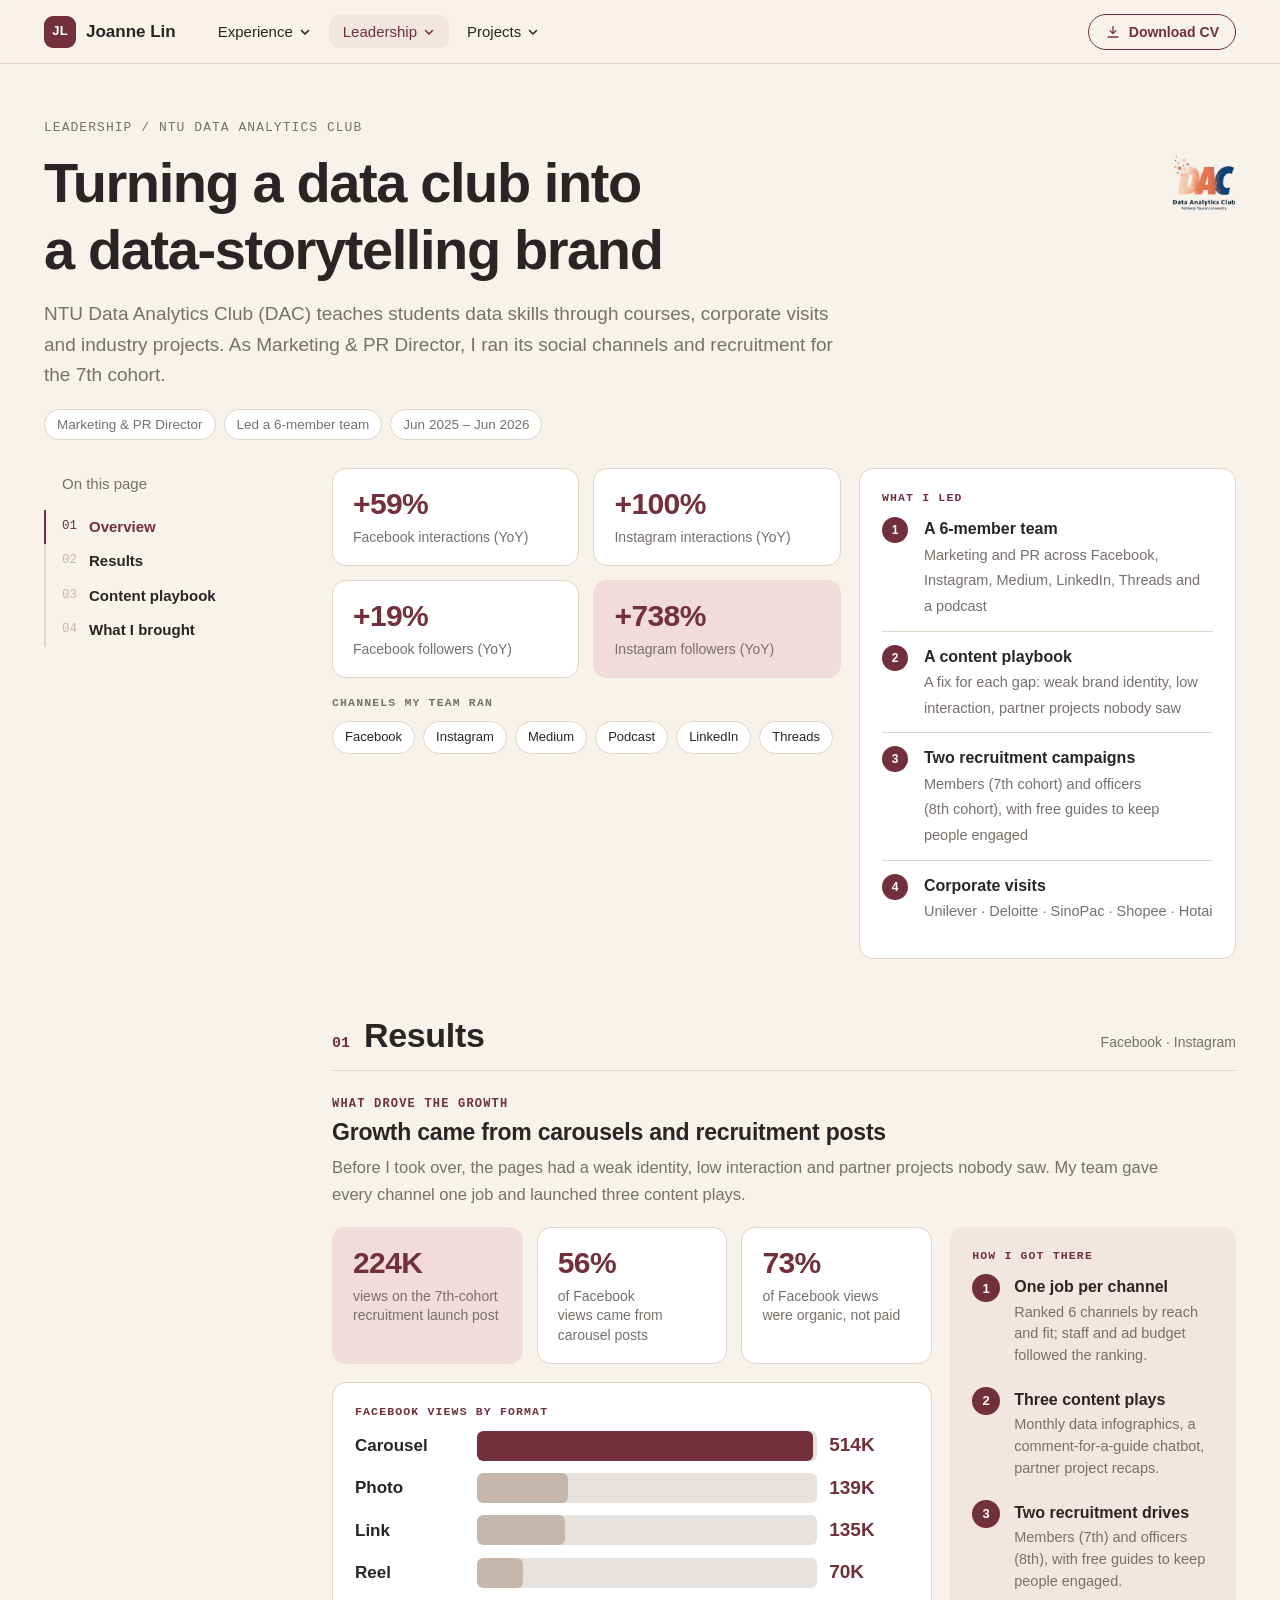
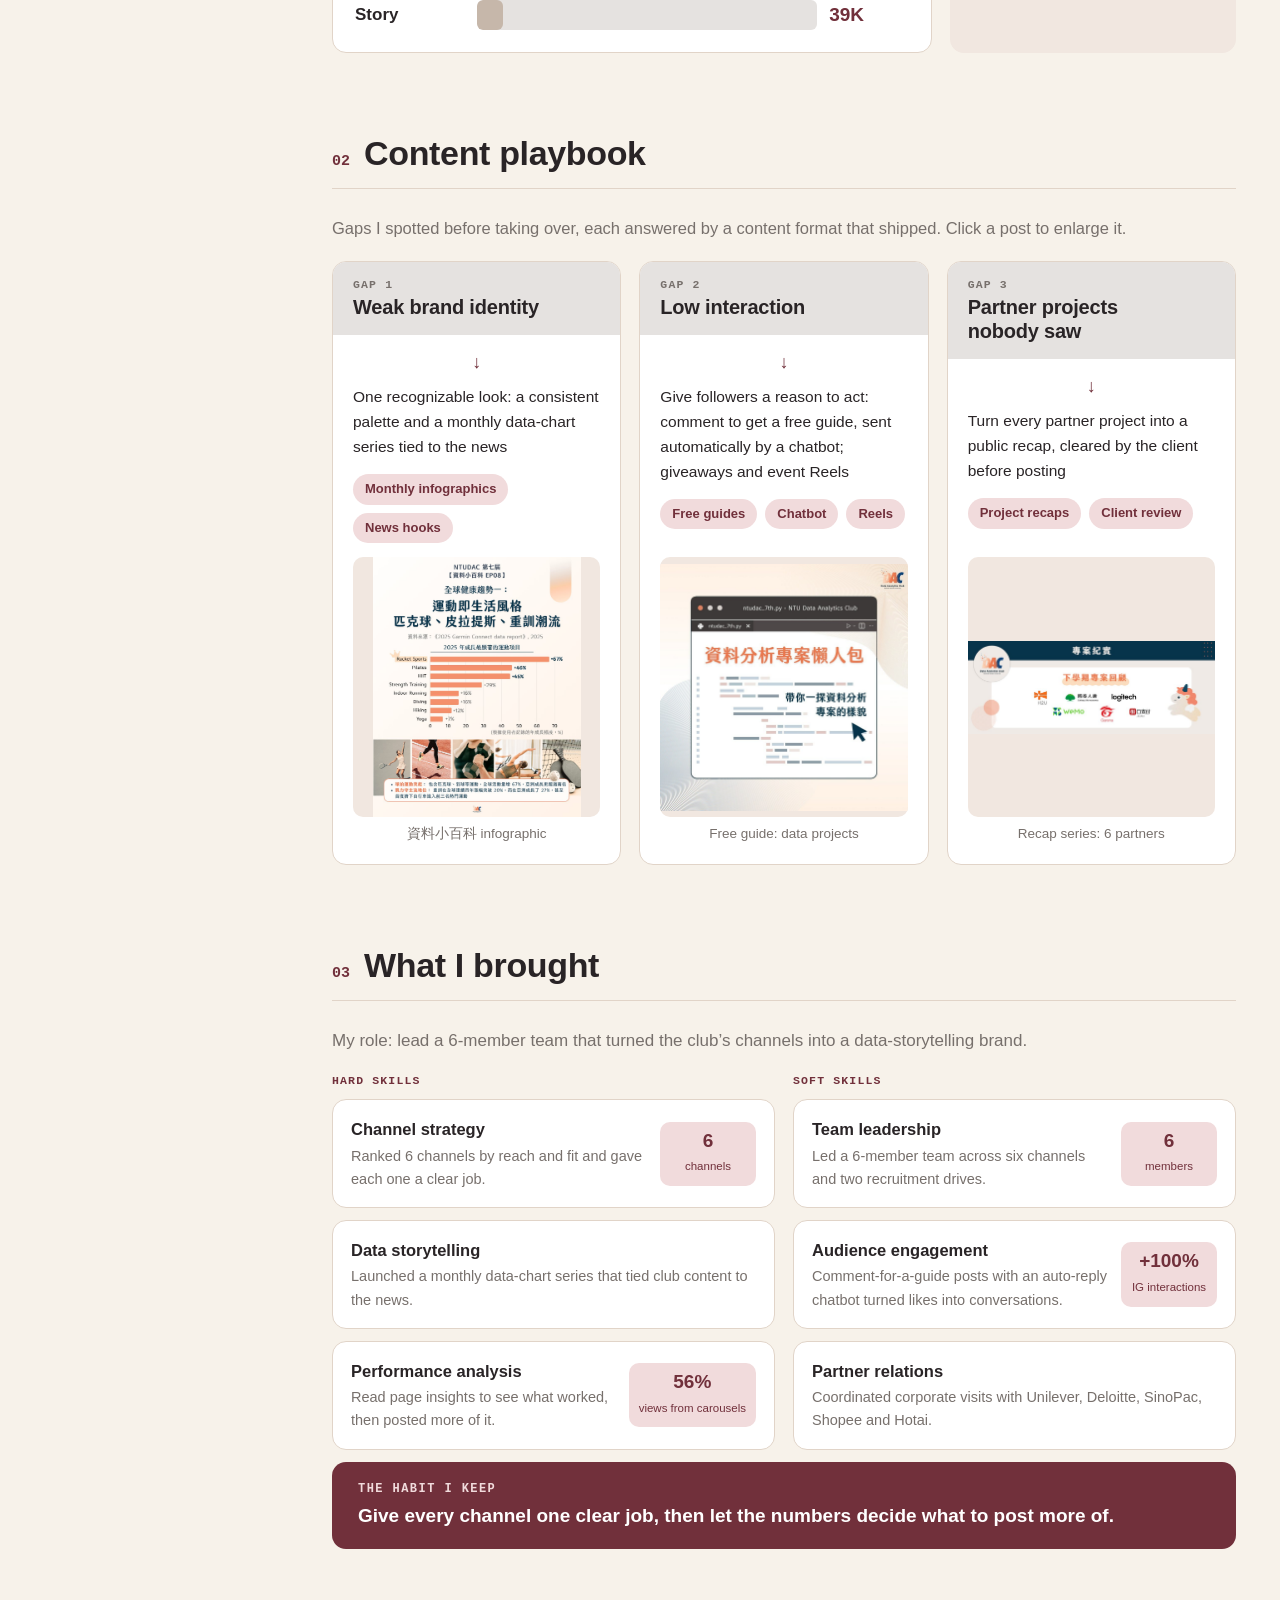
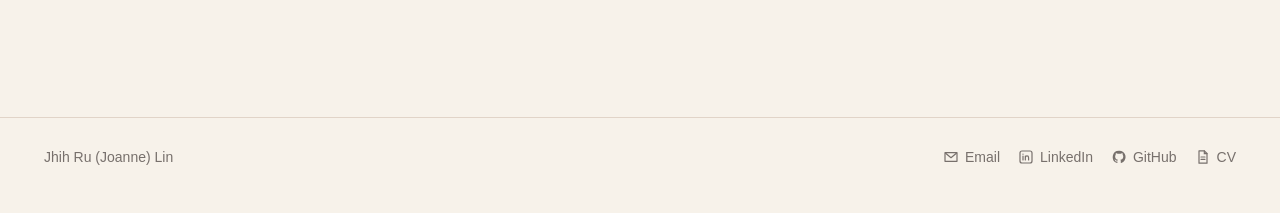
<file: leadership.html>
<!DOCTYPE html>
<html lang="en"><head><meta charset="UTF-8"><meta name="viewport" content="width=device-width,initial-scale=1">
<title>NTU Data Analytics Club | Joanne Lin</title><meta name="description" content="Marketing and PR for NTU Data Analytics Club: channel strategy, a content playbook and two recruitment drives.">
<link rel="stylesheet" href="style.css"><script>document.documentElement.className="js"</script></head><body>
<svg width="0" height="0" style="position:absolute" aria-hidden="true">
<symbol id="i-mail" viewBox="0 0 24 24"><path d="M3 5.5h18v13H3z" fill="none" stroke="currentColor" stroke-width="1.8" stroke-linejoin="round"/><path d="m3.5 6 8.5 7 8.5-7" fill="none" stroke="currentColor" stroke-width="1.8" stroke-linejoin="round"/></symbol>
<symbol id="i-in" viewBox="0 0 24 24"><rect x="3" y="3" width="18" height="18" rx="3" fill="none" stroke="currentColor" stroke-width="1.8"/><path d="M7.5 10.5v6M7.5 7.6v.1M11 16.5v-6m0 2.6c0-1.6 1-2.7 2.5-2.7s2.4 1 2.4 2.7v3.4" fill="none" stroke="currentColor" stroke-width="1.8" stroke-linecap="round"/></symbol>
<symbol id="i-gh" viewBox="0 0 24 24"><path d="M12 2.5a9.5 9.5 0 0 0-3 18.5c.5.1.6-.2.6-.5v-1.7c-2.6.6-3.2-1.2-3.2-1.2-.4-1.1-1-1.4-1-1.4-.9-.6.1-.6.1-.6 1 .1 1.5 1 1.5 1 .9 1.5 2.3 1.1 2.9.8.1-.6.3-1.1.6-1.3-2.1-.2-4.3-1-4.3-4.7 0-1 .4-1.9 1-2.6-.1-.2-.4-1.2.1-2.5 0 0 .8-.3 2.6 1a9 9 0 0 1 4.8 0c1.8-1.3 2.6-1 2.6-1 .5 1.3.2 2.3.1 2.5.6.7 1 1.6 1 2.6 0 3.7-2.2 4.5-4.3 4.7.3.3.6.9.6 1.8v2.6c0 .3.2.6.7.5A9.5 9.5 0 0 0 12 2.5z" fill="currentColor"/></symbol>
<symbol id="i-cv" viewBox="0 0 24 24"><path d="M6 2.8h8l4 4v14.4H6z" fill="none" stroke="currentColor" stroke-width="1.8" stroke-linejoin="round"/><path d="M14 2.8v4h4M9 12h6M9 15.5h6" fill="none" stroke="currentColor" stroke-width="1.8" stroke-linecap="round"/></symbol>
<symbol id="i-pin" viewBox="0 0 24 24"><path d="M12 21s-6.5-6.1-6.5-11a6.5 6.5 0 0 1 13 0c0 4.9-6.5 11-6.5 11z" fill="none" stroke="currentColor" stroke-width="1.8"/><circle cx="12" cy="10" r="2.3" fill="none" stroke="currentColor" stroke-width="1.8"/></symbol>
<symbol id="i-dl" viewBox="0 0 24 24"><path d="M12 3.5v11m-4.5-4.5 4.5 4.5 4.5-4.5M4.5 19.5h15" fill="none" stroke="currentColor" stroke-width="1.9" stroke-linecap="round" stroke-linejoin="round"/></symbol>
</svg>
<header class="nav"><div class="wrap"><a class="brand" href="index.html"><span class="brand-mark">JL</span>Joanne Lin</a><nav class="menu" aria-label="Main"><div class="menu-item"><button class="menu-btn" aria-haspopup="true" aria-expanded="false">Experience<svg viewBox="0 0 12 12" aria-hidden="true"><path d="M2.5 4.5 6 8l3.5-3.5" fill="none" stroke="currentColor" stroke-width="1.6" stroke-linecap="round" stroke-linejoin="round"/></svg></button><div class="panel" role="menu"><a href="unilever.html"><span class="logo"><img src="images/unilever.png" alt=""></span><span><b>Unilever</b><small>Go-To-Market Intern · 2025–26</small></span></a><a href="jkopay.html"><span class="logo"><img src="images/jkopay.png" alt=""></span><span><b>JKOpay</b><small>Business Development Intern · 2024</small></span></a><a href="scsb.html"><span class="logo"><img src="images/scsb.png" alt=""></span><span><b>Shanghai Commercial &amp; Savings Bank</b><small>Project Assistant · 2023</small></span></a></div></div><div class="menu-item"><button class="menu-btn" aria-haspopup="true" aria-expanded="false" aria-current="page">Leadership<svg viewBox="0 0 12 12" aria-hidden="true"><path d="M2.5 4.5 6 8l3.5-3.5" fill="none" stroke="currentColor" stroke-width="1.6" stroke-linecap="round" stroke-linejoin="round"/></svg></button><div class="panel" role="menu"><a href="leadership.html" aria-current="page"><span class="logo"><img src="images/dac.png" alt=""></span><span><b>NTU Data Analytics Club</b><small>Marketing &amp; PR Director · 2025–26</small></span></a></div></div><div class="menu-item"><button class="menu-btn" aria-haspopup="true" aria-expanded="false">Projects<svg viewBox="0 0 12 12" aria-hidden="true"><path d="M2.5 4.5 6 8l3.5-3.5" fill="none" stroke="currentColor" stroke-width="1.6" stroke-linecap="round" stroke-linejoin="round"/></svg></button><div class="panel" role="menu"><a href="projects.html#showtime"><span class="logo"><img src="images/showtime.png" alt=""></span><span><b>Showtime Cinemas</b><small>Consumer analytics · 2025</small></span></a><a href="projects.html#loreal"><span class="logo"><img src="images/loreal.png" alt=""></span><span><b>L’Oréal Brandstorm</b><small>Team leader · Top 7 in Taiwan · 2023</small></span></a></div></div></nav><a class="btn nav-cta" href="cv.pdf"><svg class="ic" aria-hidden="true"><use href="#i-dl"/></svg>Download CV</a><button class="burger" aria-label="Menu" aria-expanded="false"><span></span><span></span><span></span></button></div></header>
<section class="head"><div class="wrap"><div class="crumb">Leadership / NTU Data Analytics Club</div><div class="head-row"><div><h1>Turning a data club into a data-storytelling brand</h1><p class="lead">NTU Data Analytics Club (DAC) teaches students data skills through courses, corporate visits and industry projects. As Marketing &amp; PR Director, I ran its social channels and recruitment for the 7th cohort.</p><div class=meta><span class="tag">Marketing &amp; PR Director</span><span class="tag">Led a 6-member team</span><span class="tag">Jun 2025 – Jun 2026</span></div></div><img class="head-logo" src="images/dac.png" alt=""></div></div></section><div class="wrap layout"><aside class="toc" aria-label="On this page"><div class="toc-title">On this page</div><ol><li><a href="#overview"><span class="n">01</span>Overview</a></li><li><a href="#growth"><span class="n">02</span>Results</a></li><li><a href="#playbook"><span class="n">03</span>Content playbook</a></li><li><a href="#takeaways"><span class="n">04</span>What I brought</a></li></ol></aside><main><nav class="toc-chips" aria-label="Sections"><a href="#overview">Overview</a><a href="#growth">Results</a><a href="#playbook">Content playbook</a><a href="#takeaways">What I brought</a></nav><div class="block" id="overview" data-parent="overview"><div class="split">
<div class="stack"><div class="kpis" style="grid-template-columns:repeat(2,minmax(0,1fr))">
<div class="kpi" style=background:var(--surface);border-color:var(--line)><b>+59%</b><span>Facebook interactions (YoY)</span></div><div class="kpi"><b>+100%</b><span>Instagram interactions (YoY)</span></div><div class="kpi"><b>+19%</b><span>Facebook followers (YoY)</span></div><div class="kpi" style=background:var(--pink);border-color:transparent><b>+738%</b><span>Instagram followers (YoY)</span></div></div>
<div><div class="label mute">Channels my team ran</div><div class="chips"><span class="chip line">Facebook</span><span class="chip line">Instagram</span><span class="chip line">Medium</span><span class="chip line">Podcast</span><span class="chip line">LinkedIn</span><span class="chip line">Threads</span></div></div></div>
<div class="card "><div class="label">What I led</div><ol class="nlist"><li><div><b>A 6-member team</b><span>Marketing and PR across Facebook, Instagram, Medium, LinkedIn, Threads and a podcast</span></div></li><li><div><b>A content playbook</b><span>A fix for each gap: weak brand identity, low interaction, partner projects nobody saw</span></div></li><li><div><b>Two recruitment campaigns</b><span>Members (7th cohort) and officers (8th cohort), with free guides to keep people engaged</span></div></li><li><div><b>Corporate visits</b><span>Unilever · Deloitte · SinoPac · Shopee · Hotai</span></div></li></ol></div></div></div><section class="proj" id="growth"><div class="proj-head"><span class="n">01</span><h2>Results</h2><span class="sub">Facebook · Instagram</span></div><div class="block" id="drivers" data-parent="growth"><div class="eyebrow">What drove the growth</div><h3>Growth came from carousels and recruitment posts</h3><p class="intro">Before I took over, the pages had a weak identity, low interaction and partner projects nobody saw. My team gave every channel one job and launched three content plays.</p><div class="result"><div class="main"><div class="kpis"><div class="kpi"><b>224K</b><span>views on the 7th-cohort recruitment launch post</span></div><div class="kpi"><b>56%</b><span>of Facebook views came from carousel posts</span></div><div class="kpi"><b>73%</b><span>of Facebook views were organic, not paid</span></div></div><div class="card "><div class="label">Facebook views by format</div><div class="bars big" style="--lw:96px;--vw:64px"><div class="bar"><span class="l">Carousel</span><div class="t"><div class="f" style="--w:98.8%;--c:var(--wine)"></div></div><span class="v">514K</span></div><div class="bar"><span class="l">Photo</span><div class="t"><div class="f" style="--w:26.7%;--c:var(--taupe)"></div></div><span class="v">139K</span></div><div class="bar"><span class="l">Link</span><div class="t"><div class="f" style="--w:26.0%;--c:var(--taupe)"></div></div><span class="v">135K</span></div><div class="bar"><span class="l">Reel</span><div class="t"><div class="f" style="--w:13.5%;--c:var(--taupe)"></div></div><span class="v">70K</span></div><div class="bar"><span class="l">Story</span><div class="t"><div class="f" style="--w:7.5%;--c:var(--taupe)"></div></div><span class="v">39K</span></div></div></div></div><aside class="how"><div class="label">How I got there</div><ol class="steps"><li><b>One job per channel</b><span>Ranked 6 channels by reach and fit; staff and ad budget followed the ranking.</span></li><li><b>Three content plays</b><span>Monthly data infographics, a comment-for-a-guide chatbot, partner project recaps.</span></li><li><b>Two recruitment drives</b><span>Members (7th) and officers (8th), with free guides to keep people engaged.</span></li></ol></aside></div></div></section><section class="proj" id="playbook"><div class="proj-head"><span class="n">02</span><h2>Content playbook</h2></div><div class="block" id="plays" data-parent="playbook"><p class="intro" style="color:var(--mute);margin-bottom:20px">Gaps I spotted before taking over, each answered by a content format that shipped. Click a post to enlarge it.</p><div class="swipe-hint">Swipe to compare →</div><div class="grid g3 swipe"><div class="bcol"><div class="bcol-h" style="background:var(--grey);color:var(--ink)"><div class="label mute" style="margin-bottom:4px">Gap 1</div><h4>Weak brand identity</h4></div>
<div class="bcol-b"><div class="down" style="color:var(--wine)">↓</div><p style="margin:0;font-size:15.5px">One recognizable look: a consistent palette and a monthly data-chart series tied to the news</p><div class="chips"><span class="chip pink">Monthly infographics</span><span class="chip pink">News hooks</span></div>
<div style="margin-top:auto"><figure class="fig"><div class="ph" style="height:260px;"><img src="images/dac/04-infographic-sports-trends.jpg" alt="資料小百科 infographic" loading="lazy" style="height:260px;width:100%;object-fit:contain"></div><figcaption>資料小百科 infographic</figcaption></figure></div></div></div><div class="bcol"><div class="bcol-h" style="background:var(--grey);color:var(--ink)"><div class="label mute" style="margin-bottom:4px">Gap 2</div><h4>Low interaction</h4></div>
<div class="bcol-b"><div class="down" style="color:var(--wine)">↓</div><p style="margin:0;font-size:15.5px">Give followers a reason to act: comment to get a free guide, sent automatically by a chatbot; giveaways and event Reels</p><div class="chips"><span class="chip pink">Free guides</span><span class="chip pink">Chatbot</span><span class="chip pink">Reels</span></div>
<div style="margin-top:auto"><figure class="fig"><div class="ph" style="height:260px;"><img src="images/dac/12-guide-project-kit.jpg" alt="Free guide: data projects" loading="lazy" style="height:260px;width:100%;object-fit:contain"></div><figcaption>Free guide: data projects</figcaption></figure></div></div></div><div class="bcol"><div class="bcol-h" style="background:var(--grey);color:var(--ink)"><div class="label mute" style="margin-bottom:4px">Gap 3</div><h4>Partner projects nobody saw</h4></div>
<div class="bcol-b"><div class="down" style="color:var(--wine)">↓</div><p style="margin:0;font-size:15.5px">Turn every partner project into a public recap, cleared by the client before posting</p><div class="chips"><span class="chip pink">Project recaps</span><span class="chip pink">Client review</span></div>
<div style="margin-top:auto"><figure class="fig"><div class="ph" style="height:260px;"><img src="images/dac/13-project-recap-cover.jpg" alt="Recap series: 6 partners" loading="lazy" style="height:260px;width:100%;object-fit:contain"></div><figcaption>Recap series: 6 partners</figcaption></figure></div></div></div></div></div></section><section class="proj" id="takeaways"><div class="proj-head"><span class="n">03</span><h2>What I brought</h2></div><p class="role">My role: lead a 6-member team that turned the club’s channels into a data-storytelling brand.</p><div class="skills"><div><div class="label">Hard skills</div><div class="skill"><div><b>Channel strategy</b><span>Ranked 6 channels by reach and fit and gave each one a clear job.</span></div><div class="proof"><strong>6</strong><small>channels</small></div></div><div class="skill"><div><b>Data storytelling</b><span>Launched a monthly data-chart series that tied club content to the news.</span></div></div><div class="skill"><div><b>Performance analysis</b><span>Read page insights to see what worked, then posted more of it.</span></div><div class="proof"><strong>56%</strong><small>views from carousels</small></div></div></div><div><div class="label">Soft skills</div><div class="skill"><div><b>Team leadership</b><span>Led a 6-member team across six channels and two recruitment drives.</span></div><div class="proof"><strong>6</strong><small>members</small></div></div><div class="skill"><div><b>Audience engagement</b><span>Comment-for-a-guide posts with an auto-reply chatbot turned likes into conversations.</span></div><div class="proof"><strong>+100%</strong><small>IG interactions</small></div></div><div class="skill"><div><b>Partner relations</b><span>Coordinated corporate visits with Unilever, Deloitte, SinoPac, Shopee and Hotai.</span></div></div></div></div><div class="habit"><em>The habit I keep</em><p>Give every channel one clear job, then let the numbers decide what to post more of.</p></div></section></main></div>
<footer class="foot"><div class="wrap"><span>Jhih Ru (Joanne) Lin</span><span class="links"><a href="mailto:joannelin20011126@gmail.com" aria-label="Email"><svg class="ic" aria-hidden="true"><use href="#i-mail"/></svg><span>Email</span></a><a href="https://www.linkedin.com/in/joannelin1126/" aria-label="LinkedIn"><svg class="ic" aria-hidden="true"><use href="#i-in"/></svg><span>LinkedIn</span></a><a href="https://github.com/joannelin1126" aria-label="GitHub"><svg class="ic" aria-hidden="true"><use href="#i-gh"/></svg><span>GitHub</span></a><a href="cv.pdf" aria-label="CV"><svg class="ic" aria-hidden="true"><use href="#i-cv"/></svg><span>CV</span></a></span></div></footer>
<script src="main.js"></script>
</body></html>
</file>
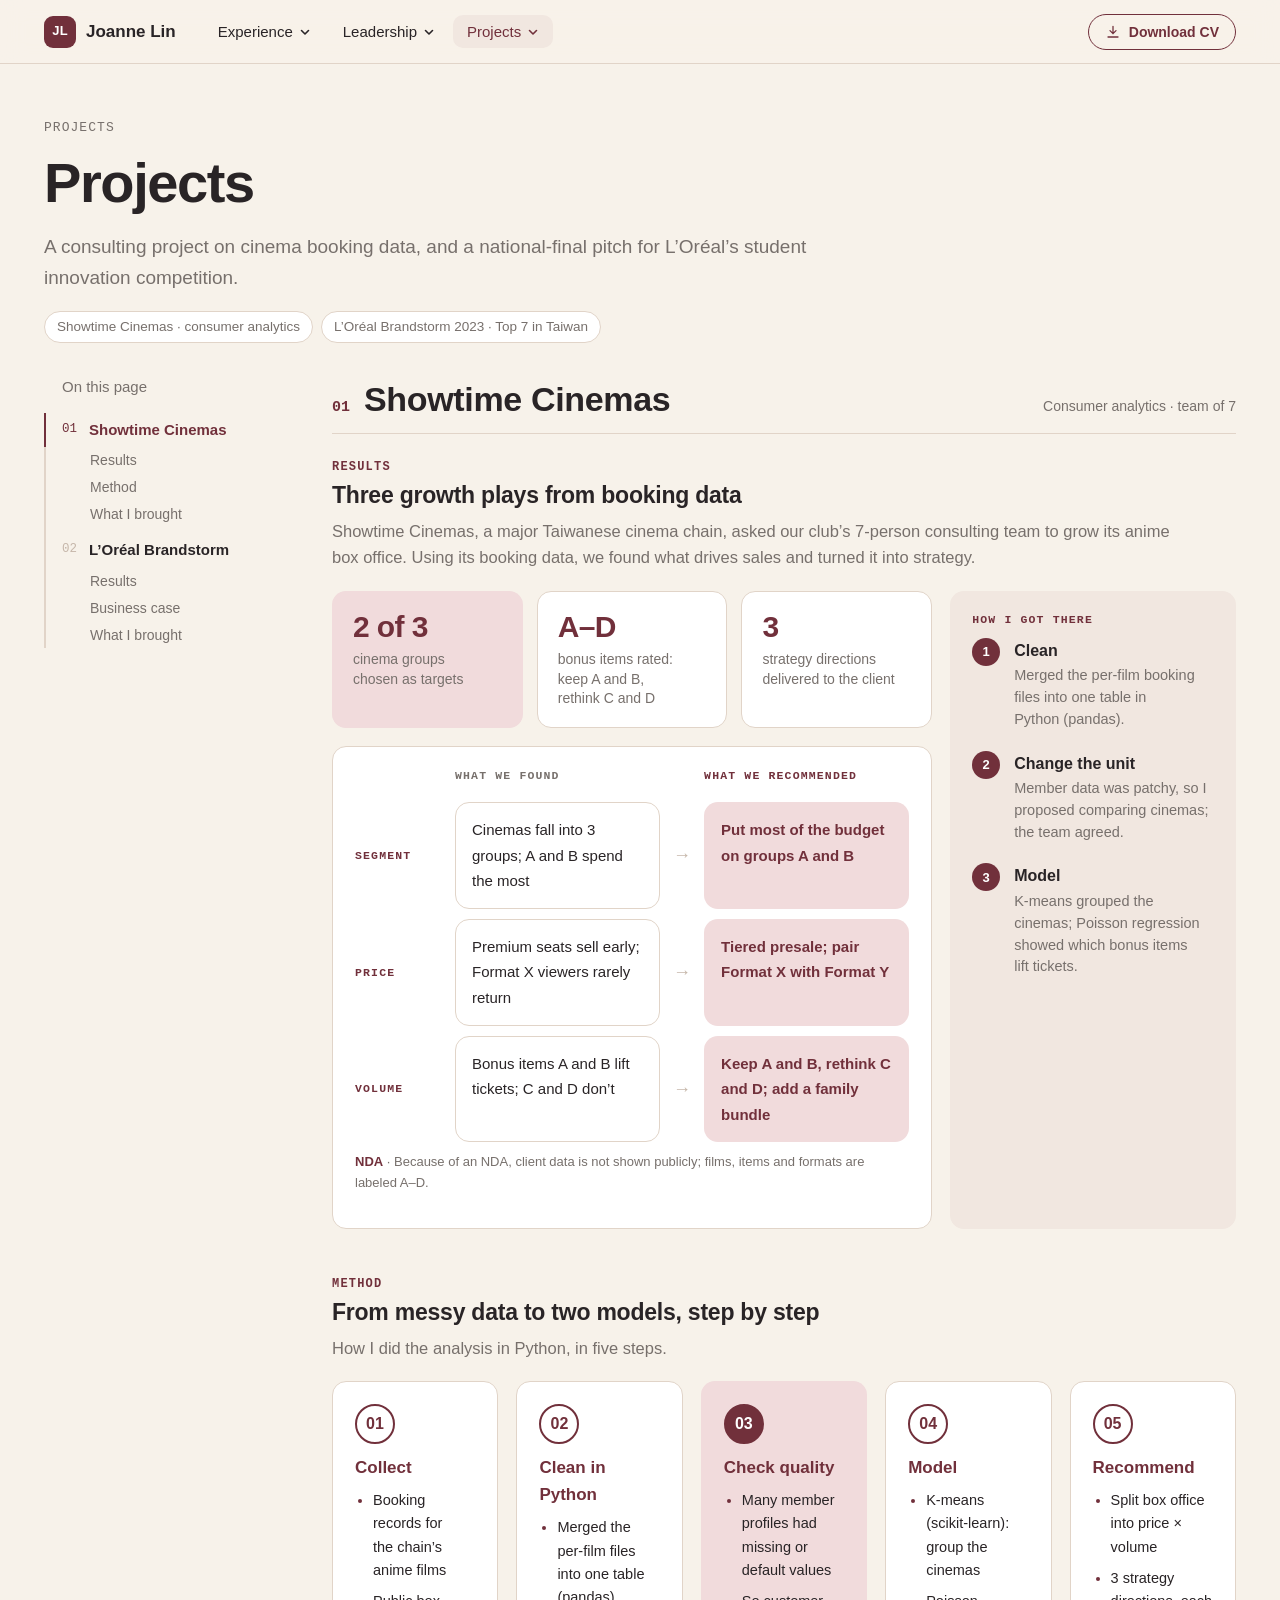
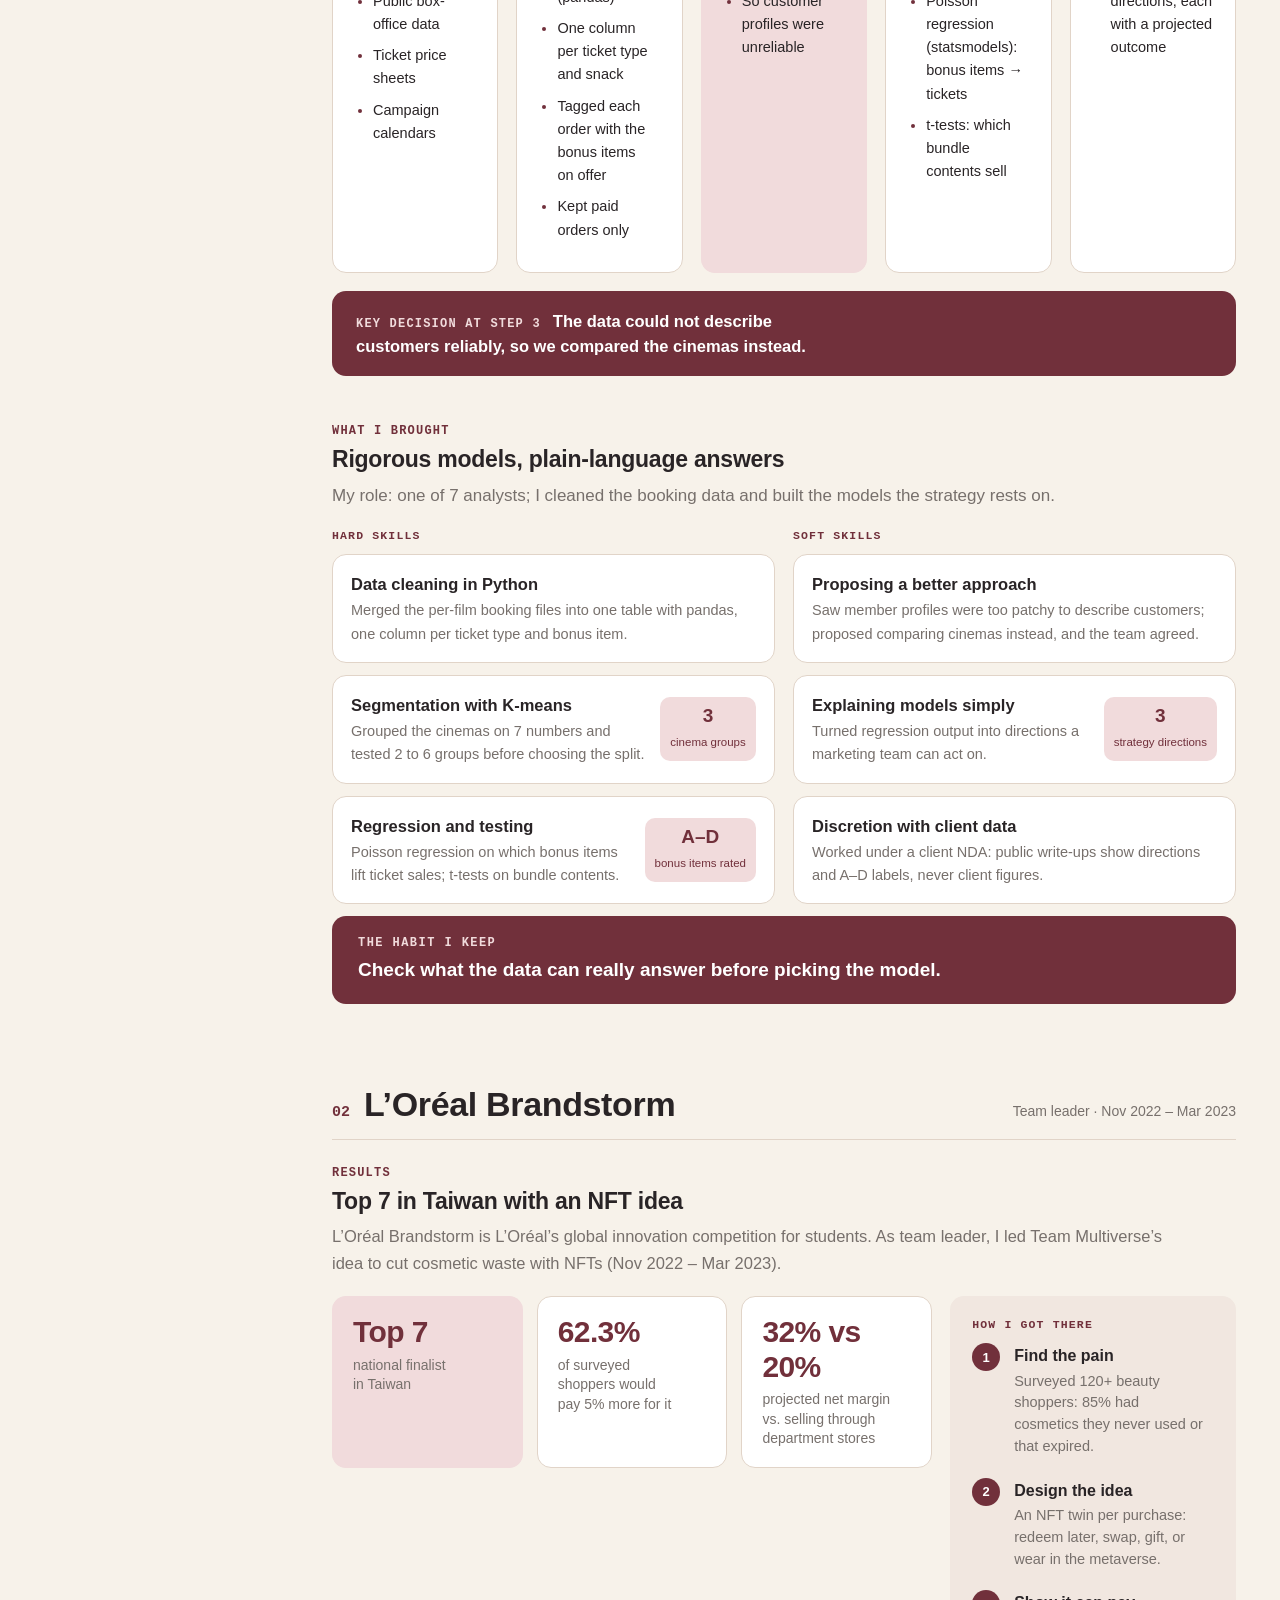
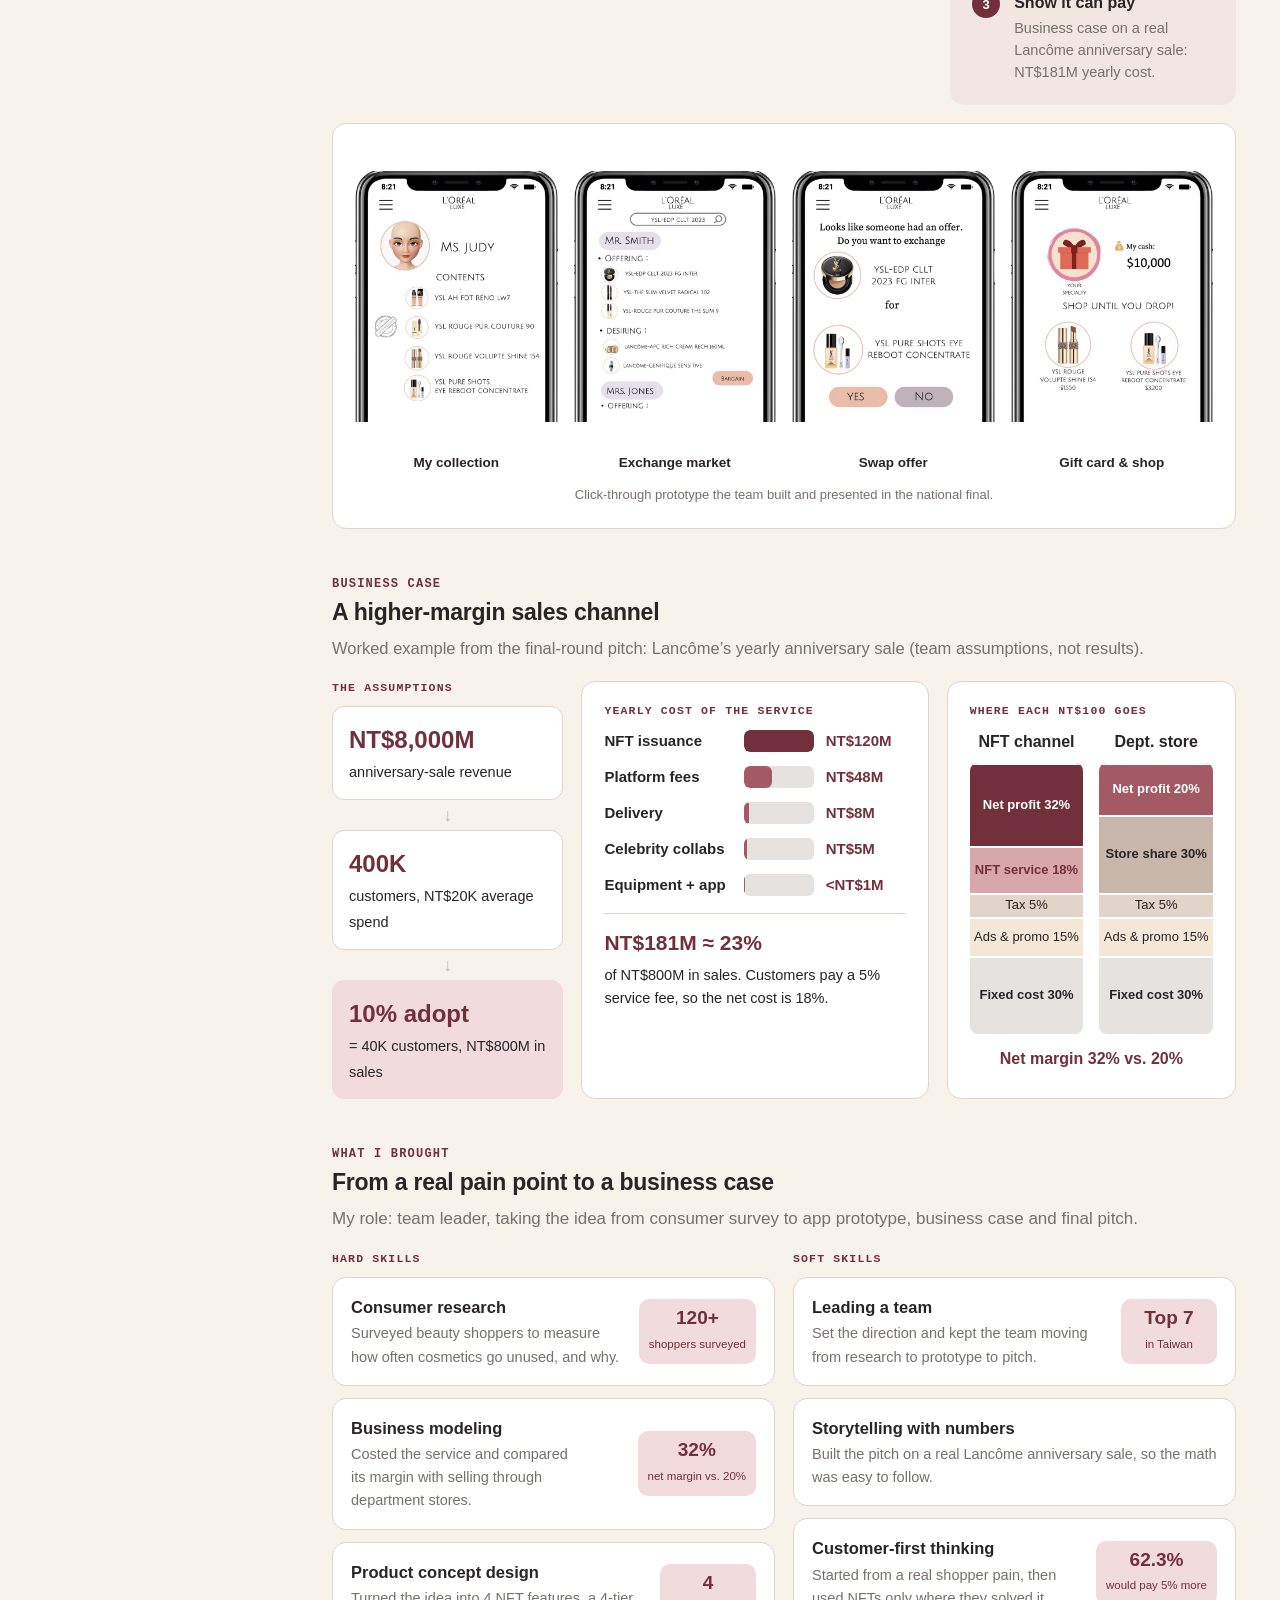
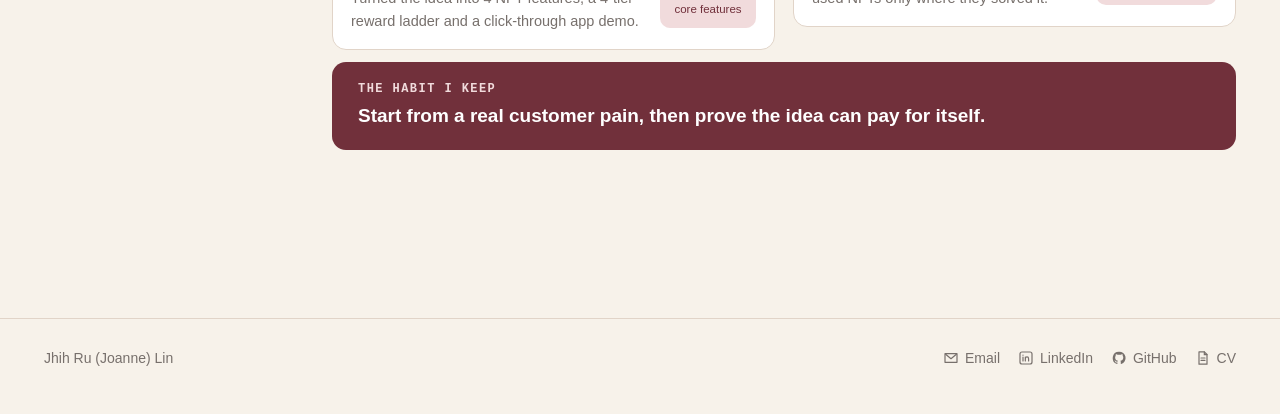
<file: projects.html>
<!DOCTYPE html>
<html lang="en"><head><meta charset="UTF-8"><meta name="viewport" content="width=device-width,initial-scale=1">
<title>Projects | Joanne Lin</title><meta name="description" content="Showtime Cinemas consumer analytics and L’Oréal Brandstorm 2023 (Top 7 in Taiwan).">
<link rel="stylesheet" href="style.css"><script>document.documentElement.className="js"</script></head><body>
<svg width="0" height="0" style="position:absolute" aria-hidden="true">
<symbol id="i-mail" viewBox="0 0 24 24"><path d="M3 5.5h18v13H3z" fill="none" stroke="currentColor" stroke-width="1.8" stroke-linejoin="round"/><path d="m3.5 6 8.5 7 8.5-7" fill="none" stroke="currentColor" stroke-width="1.8" stroke-linejoin="round"/></symbol>
<symbol id="i-in" viewBox="0 0 24 24"><rect x="3" y="3" width="18" height="18" rx="3" fill="none" stroke="currentColor" stroke-width="1.8"/><path d="M7.5 10.5v6M7.5 7.6v.1M11 16.5v-6m0 2.6c0-1.6 1-2.7 2.5-2.7s2.4 1 2.4 2.7v3.4" fill="none" stroke="currentColor" stroke-width="1.8" stroke-linecap="round"/></symbol>
<symbol id="i-gh" viewBox="0 0 24 24"><path d="M12 2.5a9.5 9.5 0 0 0-3 18.5c.5.1.6-.2.6-.5v-1.7c-2.6.6-3.2-1.2-3.2-1.2-.4-1.1-1-1.4-1-1.4-.9-.6.1-.6.1-.6 1 .1 1.5 1 1.5 1 .9 1.5 2.3 1.1 2.9.8.1-.6.3-1.1.6-1.3-2.1-.2-4.3-1-4.3-4.7 0-1 .4-1.9 1-2.6-.1-.2-.4-1.2.1-2.5 0 0 .8-.3 2.6 1a9 9 0 0 1 4.8 0c1.8-1.3 2.6-1 2.6-1 .5 1.3.2 2.3.1 2.5.6.7 1 1.6 1 2.6 0 3.7-2.2 4.5-4.3 4.7.3.3.6.9.6 1.8v2.6c0 .3.2.6.7.5A9.5 9.5 0 0 0 12 2.5z" fill="currentColor"/></symbol>
<symbol id="i-cv" viewBox="0 0 24 24"><path d="M6 2.8h8l4 4v14.4H6z" fill="none" stroke="currentColor" stroke-width="1.8" stroke-linejoin="round"/><path d="M14 2.8v4h4M9 12h6M9 15.5h6" fill="none" stroke="currentColor" stroke-width="1.8" stroke-linecap="round"/></symbol>
<symbol id="i-pin" viewBox="0 0 24 24"><path d="M12 21s-6.5-6.1-6.5-11a6.5 6.5 0 0 1 13 0c0 4.9-6.5 11-6.5 11z" fill="none" stroke="currentColor" stroke-width="1.8"/><circle cx="12" cy="10" r="2.3" fill="none" stroke="currentColor" stroke-width="1.8"/></symbol>
<symbol id="i-dl" viewBox="0 0 24 24"><path d="M12 3.5v11m-4.5-4.5 4.5 4.5 4.5-4.5M4.5 19.5h15" fill="none" stroke="currentColor" stroke-width="1.9" stroke-linecap="round" stroke-linejoin="round"/></symbol>
</svg>
<header class="nav"><div class="wrap"><a class="brand" href="index.html"><span class="brand-mark">JL</span>Joanne Lin</a><nav class="menu" aria-label="Main"><div class="menu-item"><button class="menu-btn" aria-haspopup="true" aria-expanded="false">Experience<svg viewBox="0 0 12 12" aria-hidden="true"><path d="M2.5 4.5 6 8l3.5-3.5" fill="none" stroke="currentColor" stroke-width="1.6" stroke-linecap="round" stroke-linejoin="round"/></svg></button><div class="panel" role="menu"><a href="unilever.html"><span class="logo"><img src="images/unilever.png" alt=""></span><span><b>Unilever</b><small>Go-To-Market Intern · 2025–26</small></span></a><a href="jkopay.html"><span class="logo"><img src="images/jkopay.png" alt=""></span><span><b>JKOpay</b><small>Business Development Intern · 2024</small></span></a><a href="scsb.html"><span class="logo"><img src="images/scsb.png" alt=""></span><span><b>Shanghai Commercial &amp; Savings Bank</b><small>Project Assistant · 2023</small></span></a></div></div><div class="menu-item"><button class="menu-btn" aria-haspopup="true" aria-expanded="false">Leadership<svg viewBox="0 0 12 12" aria-hidden="true"><path d="M2.5 4.5 6 8l3.5-3.5" fill="none" stroke="currentColor" stroke-width="1.6" stroke-linecap="round" stroke-linejoin="round"/></svg></button><div class="panel" role="menu"><a href="leadership.html"><span class="logo"><img src="images/dac.png" alt=""></span><span><b>NTU Data Analytics Club</b><small>Marketing &amp; PR Director · 2025–26</small></span></a></div></div><div class="menu-item"><button class="menu-btn" aria-haspopup="true" aria-expanded="false" aria-current="page">Projects<svg viewBox="0 0 12 12" aria-hidden="true"><path d="M2.5 4.5 6 8l3.5-3.5" fill="none" stroke="currentColor" stroke-width="1.6" stroke-linecap="round" stroke-linejoin="round"/></svg></button><div class="panel" role="menu"><a href="projects.html#showtime"><span class="logo"><img src="images/showtime.png" alt=""></span><span><b>Showtime Cinemas</b><small>Consumer analytics · 2025</small></span></a><a href="projects.html#loreal"><span class="logo"><img src="images/loreal.png" alt=""></span><span><b>L’Oréal Brandstorm</b><small>Team leader · Top 7 in Taiwan · 2023</small></span></a></div></div></nav><a class="btn nav-cta" href="cv.pdf"><svg class="ic" aria-hidden="true"><use href="#i-dl"/></svg>Download CV</a><button class="burger" aria-label="Menu" aria-expanded="false"><span></span><span></span><span></span></button></div></header>
<section class="head"><div class="wrap"><div class="crumb">Projects</div><div class="head-row"><div><h1>Projects</h1><p class="lead">A consulting project on cinema booking data, and a national-final pitch for L’Oréal’s student innovation competition.</p><div class=meta><span class="tag">Showtime Cinemas · consumer analytics</span><span class="tag">L’Oréal Brandstorm 2023 · Top 7 in Taiwan</span></div></div></div></div></section><div class="wrap layout"><aside class="toc" aria-label="On this page"><div class="toc-title">On this page</div><ol><li><a href="#showtime"><span class="n">01</span>Showtime Cinemas</a><ol><li><a href="#showtime-results">Results</a></li><li><a href="#showtime-method">Method</a></li><li><a href="#showtime-brought">What I brought</a></li></ol></li><li><a href="#loreal"><span class="n">02</span>L’Oréal Brandstorm</a><ol><li><a href="#loreal-results">Results</a></li><li><a href="#loreal-case">Business case</a></li><li><a href="#loreal-brought">What I brought</a></li></ol></li></ol></aside><main><nav class="toc-chips" aria-label="Sections"><a href="#showtime">Showtime Cinemas</a><a href="#loreal">L’Oréal Brandstorm</a></nav><section class="proj" id="showtime"><div class="proj-head"><span class="n">01</span><h2>Showtime Cinemas</h2><span class="sub">Consumer analytics · team of 7</span></div><div class="block" id="showtime-results" data-parent="showtime"><div class="eyebrow">Results</div><h3>Three growth plays from booking data</h3><p class="intro">Showtime Cinemas, a major Taiwanese cinema chain, asked our club’s 7-person consulting team to grow its anime box office. Using its booking data, we found what drives sales and turned it into strategy.</p><div class="result"><div class="main"><div class="kpis"><div class="kpi"><b>2 of 3</b><span>cinema groups chosen as targets</span></div><div class="kpi"><b>A–D</b><span>bonus items rated: keep A and B, rethink C and D</span></div><div class="kpi"><b>3</b><span>strategy directions delivered to the client</span></div></div><div class="card "><div class="find-row" style="display:grid;grid-template-columns:90px minmax(0,1fr) 24px minmax(0,1fr);gap:10px;margin-bottom:8px"><span></span><div class="label mute">What we found</div><span></span><div class="label">What we recommended</div></div><div class="find-row" style="display:grid;grid-template-columns:90px minmax(0,1fr) 24px minmax(0,1fr);gap:10px;align-items:stretch;margin-bottom:10px">
<span class="label" style="align-self:center;margin:0">Segment</span><div class="card " style="padding:14px 16px"><span style="font-size:15px">Cinemas fall into 3 groups; A and B spend the most</span></div>
<span style="align-self:center;color:var(--taupe);font-size:18px;text-align:center">→</span><div class="card pink" style="padding:14px 16px"><b style="color:var(--wine);font-size:15px">Put most of the budget on groups A and B</b></div></div><div class="find-row" style="display:grid;grid-template-columns:90px minmax(0,1fr) 24px minmax(0,1fr);gap:10px;align-items:stretch;margin-bottom:10px">
<span class="label" style="align-self:center;margin:0">Price</span><div class="card " style="padding:14px 16px"><span style="font-size:15px">Premium seats sell early; Format X viewers rarely return</span></div>
<span style="align-self:center;color:var(--taupe);font-size:18px;text-align:center">→</span><div class="card pink" style="padding:14px 16px"><b style="color:var(--wine);font-size:15px">Tiered presale; pair Format X with Format Y</b></div></div><div class="find-row" style="display:grid;grid-template-columns:90px minmax(0,1fr) 24px minmax(0,1fr);gap:10px;align-items:stretch;margin-bottom:10px">
<span class="label" style="align-self:center;margin:0">Volume</span><div class="card " style="padding:14px 16px"><span style="font-size:15px">Bonus items A and B lift tickets; C and D don’t</span></div>
<span style="align-self:center;color:var(--taupe);font-size:18px;text-align:center">→</span><div class="card pink" style="padding:14px 16px"><b style="color:var(--wine);font-size:15px">Keep A and B, rethink C and D; add a family bundle</b></div></div><p class="note" style="margin-top:6px"><b style="color:var(--wine)">NDA</b> · Because of an NDA, client data is not shown publicly; films, items and formats are labeled A–D.</p></div></div><aside class="how"><div class="label">How I got there</div><ol class="steps"><li><b>Clean</b><span>Merged the per-film booking files into one table in Python (pandas).</span></li><li><b>Change the unit</b><span>Member data was patchy, so I proposed comparing cinemas; the team agreed.</span></li><li><b>Model</b><span>K-means grouped the cinemas; Poisson regression showed which bonus items lift tickets.</span></li></ol></aside></div></div><div class="block" id="showtime-method" data-parent="showtime"><div class="eyebrow">Method</div><h3>From messy data to two models, step by step</h3><p class="intro">How I did the analysis in Python, in five steps.</p><div class="swipe-hint">Swipe to compare →</div><div class="grid g5 swipe"><div class="card "><span style="display:inline-grid;place-items:center;width:40px;height:40px;border-radius:50%;background:#fff;color:var(--wine);border:2px solid var(--wine);font-weight:700;margin-bottom:10px">01</span><b style="display:block;color:var(--wine);font-size:17px;margin-bottom:8px">Collect</b><ul class="dots" style="font-size:14.5px"><li>Booking records for the chain’s anime films</li><li>Public box-office data</li><li>Ticket price sheets</li><li>Campaign calendars</li></ul></div><div class="card "><span style="display:inline-grid;place-items:center;width:40px;height:40px;border-radius:50%;background:#fff;color:var(--wine);border:2px solid var(--wine);font-weight:700;margin-bottom:10px">02</span><b style="display:block;color:var(--wine);font-size:17px;margin-bottom:8px">Clean in Python</b><ul class="dots" style="font-size:14.5px"><li>Merged the per-film files into one table (pandas)</li><li>One column per ticket type and snack</li><li>Tagged each order with the bonus items on offer</li><li>Kept paid orders only</li></ul></div><div class="card pink"><span style="display:inline-grid;place-items:center;width:40px;height:40px;border-radius:50%;background:var(--wine);color:#fff;border:2px solid var(--wine);font-weight:700;margin-bottom:10px">03</span><b style="display:block;color:var(--wine);font-size:17px;margin-bottom:8px">Check quality</b><ul class="dots" style="font-size:14.5px"><li>Many member profiles had missing or default values</li><li>So customer profiles were unreliable</li></ul></div><div class="card "><span style="display:inline-grid;place-items:center;width:40px;height:40px;border-radius:50%;background:#fff;color:var(--wine);border:2px solid var(--wine);font-weight:700;margin-bottom:10px">04</span><b style="display:block;color:var(--wine);font-size:17px;margin-bottom:8px">Model</b><ul class="dots" style="font-size:14.5px"><li>K-means (scikit-learn): group the cinemas</li><li>Poisson regression (statsmodels): bonus items → tickets</li><li>t-tests: which bundle contents sell</li></ul></div><div class="card "><span style="display:inline-grid;place-items:center;width:40px;height:40px;border-radius:50%;background:#fff;color:var(--wine);border:2px solid var(--wine);font-weight:700;margin-bottom:10px">05</span><b style="display:block;color:var(--wine);font-size:17px;margin-bottom:8px">Recommend</b><ul class="dots" style="font-size:14.5px"><li>Split box office into price × volume</li><li>3 strategy directions, each with a projected outcome</li></ul></div></div><div style="margin-top:18px"><div class="callout"><em>Key decision at step 3</em>The data could not describe customers reliably, so we compared the cinemas instead.</div></div></div><div class="block" id="showtime-brought" data-parent="showtime"><div class="eyebrow">What I brought</div><h3>Rigorous models, plain-language answers</h3><p class="role">My role: one of 7 analysts; I cleaned the booking data and built the models the strategy rests on.</p><div class="skills"><div><div class="label">Hard skills</div><div class="skill"><div><b>Data cleaning in Python</b><span>Merged the per-film booking files into one table with pandas, one column per ticket type and bonus item.</span></div></div><div class="skill"><div><b>Segmentation with K-means</b><span>Grouped the cinemas on 7 numbers and tested 2 to 6 groups before choosing the split.</span></div><div class="proof"><strong>3</strong><small>cinema groups</small></div></div><div class="skill"><div><b>Regression and testing</b><span>Poisson regression on which bonus items lift ticket sales; t-tests on bundle contents.</span></div><div class="proof"><strong>A–D</strong><small>bonus items rated</small></div></div></div><div><div class="label">Soft skills</div><div class="skill"><div><b>Proposing a better approach</b><span>Saw member profiles were too patchy to describe customers; proposed comparing cinemas instead, and the team agreed.</span></div></div><div class="skill"><div><b>Explaining models simply</b><span>Turned regression output into directions a marketing team can act on.</span></div><div class="proof"><strong>3</strong><small>strategy directions</small></div></div><div class="skill"><div><b>Discretion with client data</b><span>Worked under a client NDA: public write-ups show directions and A–D labels, never client figures.</span></div></div></div></div><div class="habit"><em>The habit I keep</em><p>Check what the data can really answer before picking the model.</p></div></div></section><section class="proj" id="loreal"><div class="proj-head"><span class="n">02</span><h2>L’Oréal Brandstorm</h2><span class="sub">Team leader · Nov 2022 – Mar 2023</span></div><div class="block" id="loreal-results" data-parent="loreal"><div class="eyebrow">Results</div><h3>Top 7 in Taiwan with an NFT idea</h3><p class="intro">L’Oréal Brandstorm is L’Oréal’s global innovation competition for students. As team leader, I led Team Multiverse’s idea to cut cosmetic waste with NFTs (Nov 2022 – Mar 2023).</p><div class="result"><div class="main"><div class="kpis"><div class="kpi"><b>Top 7</b><span>national finalist in Taiwan</span></div><div class="kpi"><b>62.3%</b><span>of surveyed shoppers would pay 5% more for it</span></div><div class="kpi"><b>32% vs 20%</b><span>projected net margin vs. selling through department stores</span></div></div></div><aside class="how"><div class="label">How I got there</div><ol class="steps"><li><b>Find the pain</b><span>Surveyed 120+ beauty shoppers: 85% had cosmetics they never used or that expired.</span></li><li><b>Design the idea</b><span>An NFT twin per purchase: redeem later, swap, gift, or wear in the metaverse.</span></li><li><b>Show it can pay</b><span>Business case on a real Lancôme anniversary sale: NT$181M yearly cost.</span></li></ol></aside></div><div class="card " style="margin-top:18px"><div class="grid g4 keep" style="gap:16px"><div><figure class="fig"><div class="ph" style="height:300px;background:none"><img src="images/loreal/02-app-collection.jpg" alt="My collection" loading="lazy" style="height:300px;width:100%;object-fit:contain"></div><figcaption><b>My collection</b></figcaption></figure></div><div><figure class="fig"><div class="ph" style="height:300px;background:none"><img src="images/loreal/03-app-exchange-market.jpg" alt="Exchange market" loading="lazy" style="height:300px;width:100%;object-fit:contain"></div><figcaption><b>Exchange market</b></figcaption></figure></div><div><figure class="fig"><div class="ph" style="height:300px;background:none"><img src="images/loreal/04-app-exchange-offer.jpg" alt="Swap offer" loading="lazy" style="height:300px;width:100%;object-fit:contain"></div><figcaption><b>Swap offer</b></figcaption></figure></div><div><figure class="fig"><div class="ph" style="height:300px;background:none"><img src="images/loreal/05-app-gift-card.jpg" alt="Gift card &amp; shop" loading="lazy" style="height:300px;width:100%;object-fit:contain"></div><figcaption><b>Gift card & shop</b></figcaption></figure></div></div><p class="note" style="text-align:center;margin:12px 0 0">Click-through prototype the team built and presented in the national final.</p></div></div><div class="block" id="loreal-case" data-parent="loreal"><div class="eyebrow">Business case</div><h3>A higher-margin sales channel</h3><p class="intro">Worked example from the final-round pitch: Lancôme’s yearly anniversary sale (team assumptions, not results).</p>
<div class="grid phone-stack" style="grid-template-columns:minmax(0,.8fr) minmax(0,1.2fr) minmax(0,1fr)">
<div><div class="label">The assumptions</div><div style="background:#fff;border:1px solid var(--line);border-radius:12px;padding:14px 16px"><b style="font-size:24px;color:var(--wine);display:block">NT$8,000M</b><span style="font-size:14.5px">anniversary-sale revenue</span></div><div class="down" style="margin:6px 0">↓</div><div style="background:#fff;border:1px solid var(--line);border-radius:12px;padding:14px 16px"><b style="font-size:24px;color:var(--wine);display:block">400K</b><span style="font-size:14.5px">customers, NT$20K average spend</span></div><div class="down" style="margin:6px 0">↓</div><div style="background:var(--pink);border:1px solid transparent;border-radius:12px;padding:14px 16px"><b style="font-size:24px;color:var(--wine);display:block">10% adopt</b><span style="font-size:14.5px">= 40K customers, NT$800M in sales</span></div></div>
<div class="card "><div class="label">Yearly cost of the service</div><div class="bars" style="--lw:128px;--vw:80px"><div class="bar"><span class="l">NFT issuance</span><div class="t"><div class="f" style="--w:100.0%;--c:var(--wine)"></div></div><span class="v">NT$120M</span></div><div class="bar"><span class="l">Platform fees</span><div class="t"><div class="f" style="--w:40.0%;--c:var(--wine2)"></div></div><span class="v">NT$48M</span></div><div class="bar"><span class="l">Delivery</span><div class="t"><div class="f" style="--w:6.7%;--c:var(--wine2)"></div></div><span class="v">NT$8M</span></div><div class="bar"><span class="l">Celebrity collabs</span><div class="t"><div class="f" style="--w:4.2%;--c:var(--wine2)"></div></div><span class="v">NT$5M</span></div><div class="bar"><span class="l">Equipment + app</span><div class="t"><div class="f" style="--w:1.5%;--c:var(--wine2)"></div></div><span class="v">&lt;NT$1M</span></div></div><div style="border-top:1px solid var(--line);margin-top:16px;padding-top:12px"><b style="font-size:21px;color:var(--wine)">NT$181M ≈ 23%</b><p style="margin:4px 0 0;font-size:14.5px">of NT$800M in sales. Customers pay a 5% service fee, so the net cost is 18%.</p></div></div>
<div class="card "><div class="label">Where each NT$100 goes</div><div style="display:flex;gap:16px"><div style="flex:1;min-width:0"><b style="display:block;text-align:center;margin-bottom:8px">NFT channel</b><div style="border-radius:8px;overflow:hidden"><div class="seg100" style="--p:32;background:var(--wine);color:#fff;font-weight:700">Net profit 32%</div><div class="seg100" style="--p:18;background:var(--rose);color:var(--wine);font-weight:700">NFT service 18%</div><div class="seg100" style="--p:5;background:var(--line);color:var(--ink);font-weight:500">Tax 5%</div><div class="seg100" style="--p:15;background:var(--sand);color:var(--ink);font-weight:500">Ads &amp; promo 15%</div><div class="seg100" style="--p:30;background:var(--grey);color:var(--ink);font-weight:700">Fixed cost 30%</div></div></div><div style="flex:1;min-width:0"><b style="display:block;text-align:center;margin-bottom:8px">Dept. store</b><div style="border-radius:8px;overflow:hidden"><div class="seg100" style="--p:20;background:var(--wine2);color:#fff;font-weight:700">Net profit 20%</div><div class="seg100" style="--p:30;background:var(--taupe);color:var(--ink);font-weight:700">Store share 30%</div><div class="seg100" style="--p:5;background:var(--line);color:var(--ink);font-weight:500">Tax 5%</div><div class="seg100" style="--p:15;background:var(--sand);color:var(--ink);font-weight:500">Ads &amp; promo 15%</div><div class="seg100" style="--p:30;background:var(--grey);color:var(--ink);font-weight:700">Fixed cost 30%</div></div></div></div><p style="text-align:center;font-weight:700;color:var(--wine);margin:12px 0 0">Net margin 32% vs. 20%</p></div></div></div><div class="block" id="loreal-brought" data-parent="loreal"><div class="eyebrow">What I brought</div><h3>From a real pain point to a business case</h3><p class="role">My role: team leader, taking the idea from consumer survey to app prototype, business case and final pitch.</p><div class="skills"><div><div class="label">Hard skills</div><div class="skill"><div><b>Consumer research</b><span>Surveyed beauty shoppers to measure how often cosmetics go unused, and why.</span></div><div class="proof"><strong>120+</strong><small>shoppers surveyed</small></div></div><div class="skill"><div><b>Business modeling</b><span>Costed the service and compared its margin with selling through department stores.</span></div><div class="proof"><strong>32%</strong><small>net margin vs. 20%</small></div></div><div class="skill"><div><b>Product concept design</b><span>Turned the idea into 4 NFT features, a 4-tier reward ladder and a click-through app demo.</span></div><div class="proof"><strong>4</strong><small>core features</small></div></div></div><div><div class="label">Soft skills</div><div class="skill"><div><b>Leading a team</b><span>Set the direction and kept the team moving from research to prototype to pitch.</span></div><div class="proof"><strong>Top 7</strong><small>in Taiwan</small></div></div><div class="skill"><div><b>Storytelling with numbers</b><span>Built the pitch on a real Lancôme anniversary sale, so the math was easy to follow.</span></div></div><div class="skill"><div><b>Customer-first thinking</b><span>Started from a real shopper pain, then used NFTs only where they solved it.</span></div><div class="proof"><strong>62.3%</strong><small>would pay 5% more</small></div></div></div></div><div class="habit"><em>The habit I keep</em><p>Start from a real customer pain, then prove the idea can pay for itself.</p></div></div></section></main></div>
<footer class="foot"><div class="wrap"><span>Jhih Ru (Joanne) Lin</span><span class="links"><a href="mailto:joannelin20011126@gmail.com" aria-label="Email"><svg class="ic" aria-hidden="true"><use href="#i-mail"/></svg><span>Email</span></a><a href="https://www.linkedin.com/in/joannelin1126/" aria-label="LinkedIn"><svg class="ic" aria-hidden="true"><use href="#i-in"/></svg><span>LinkedIn</span></a><a href="https://github.com/joannelin1126" aria-label="GitHub"><svg class="ic" aria-hidden="true"><use href="#i-gh"/></svg><span>GitHub</span></a><a href="cv.pdf" aria-label="CV"><svg class="ic" aria-hidden="true"><use href="#i-cv"/></svg><span>CV</span></a></span></div></footer>
<script src="main.js"></script>
</body></html>
</file>
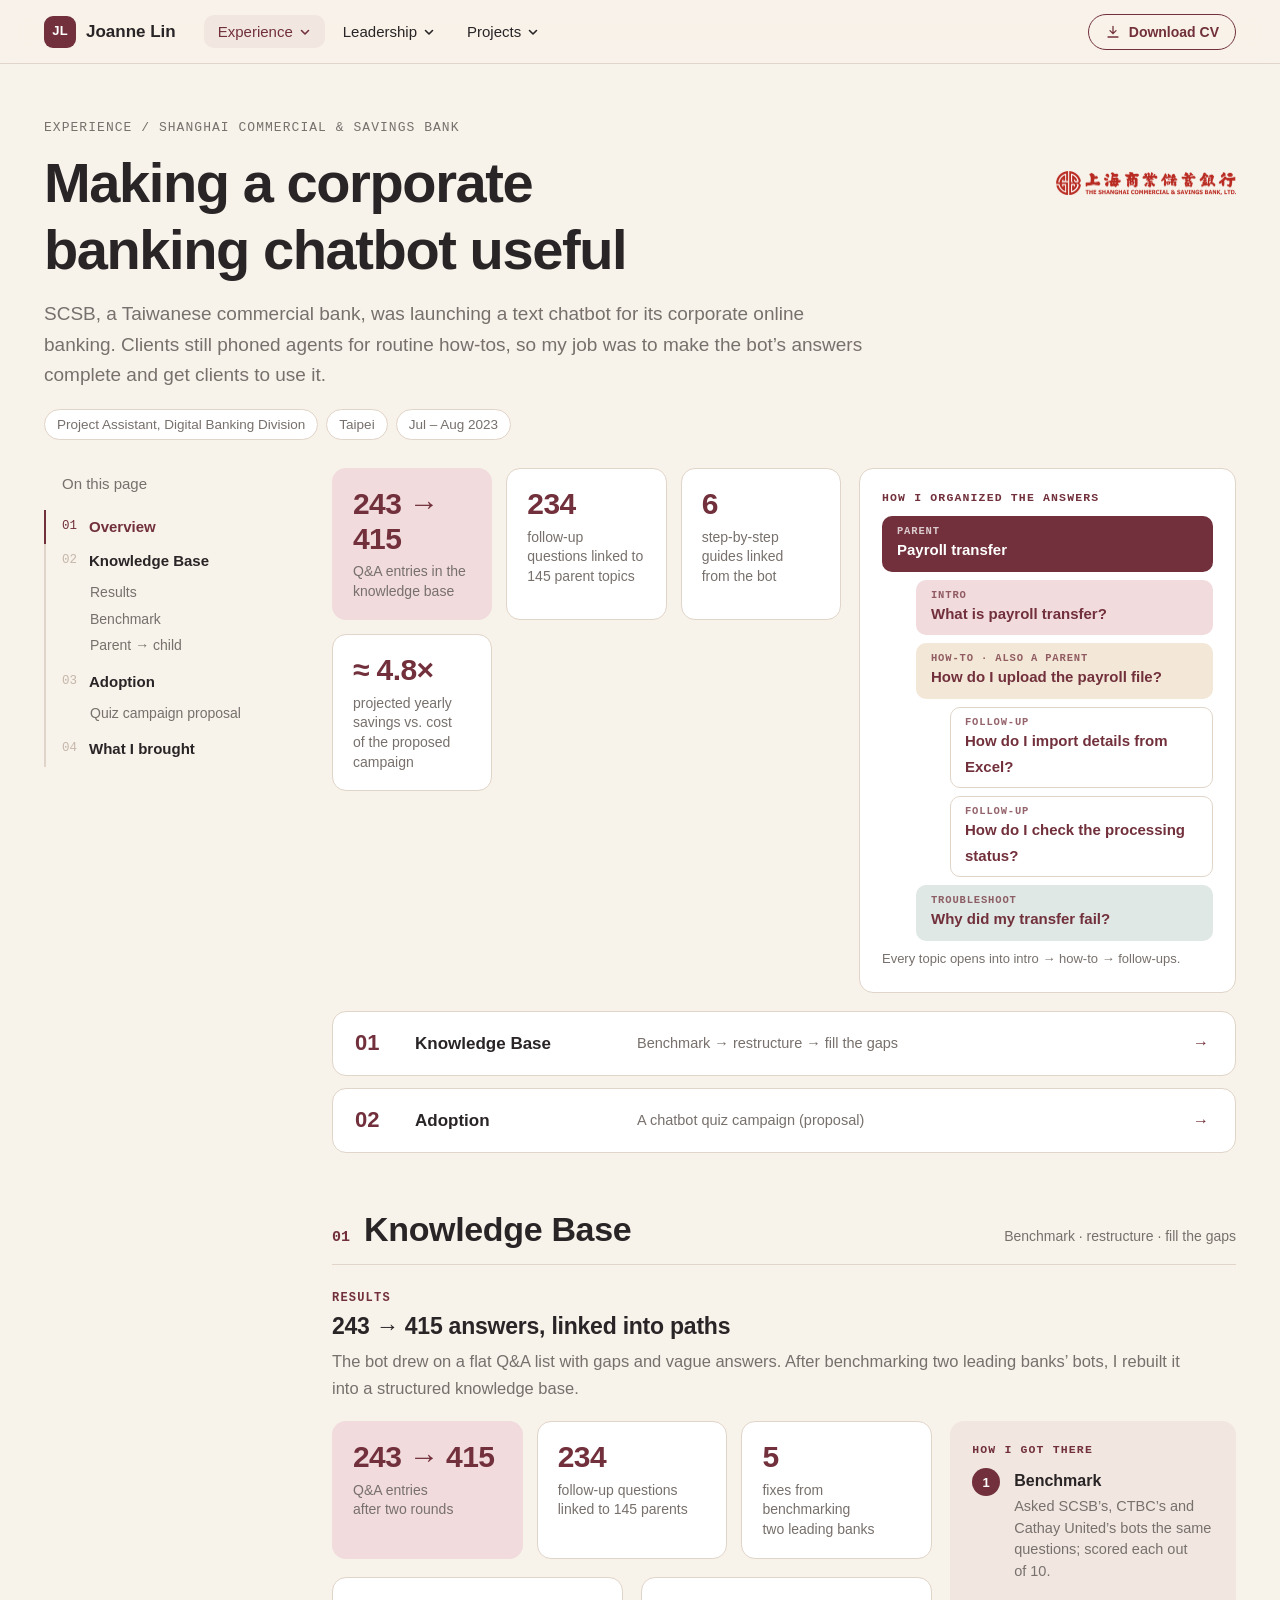
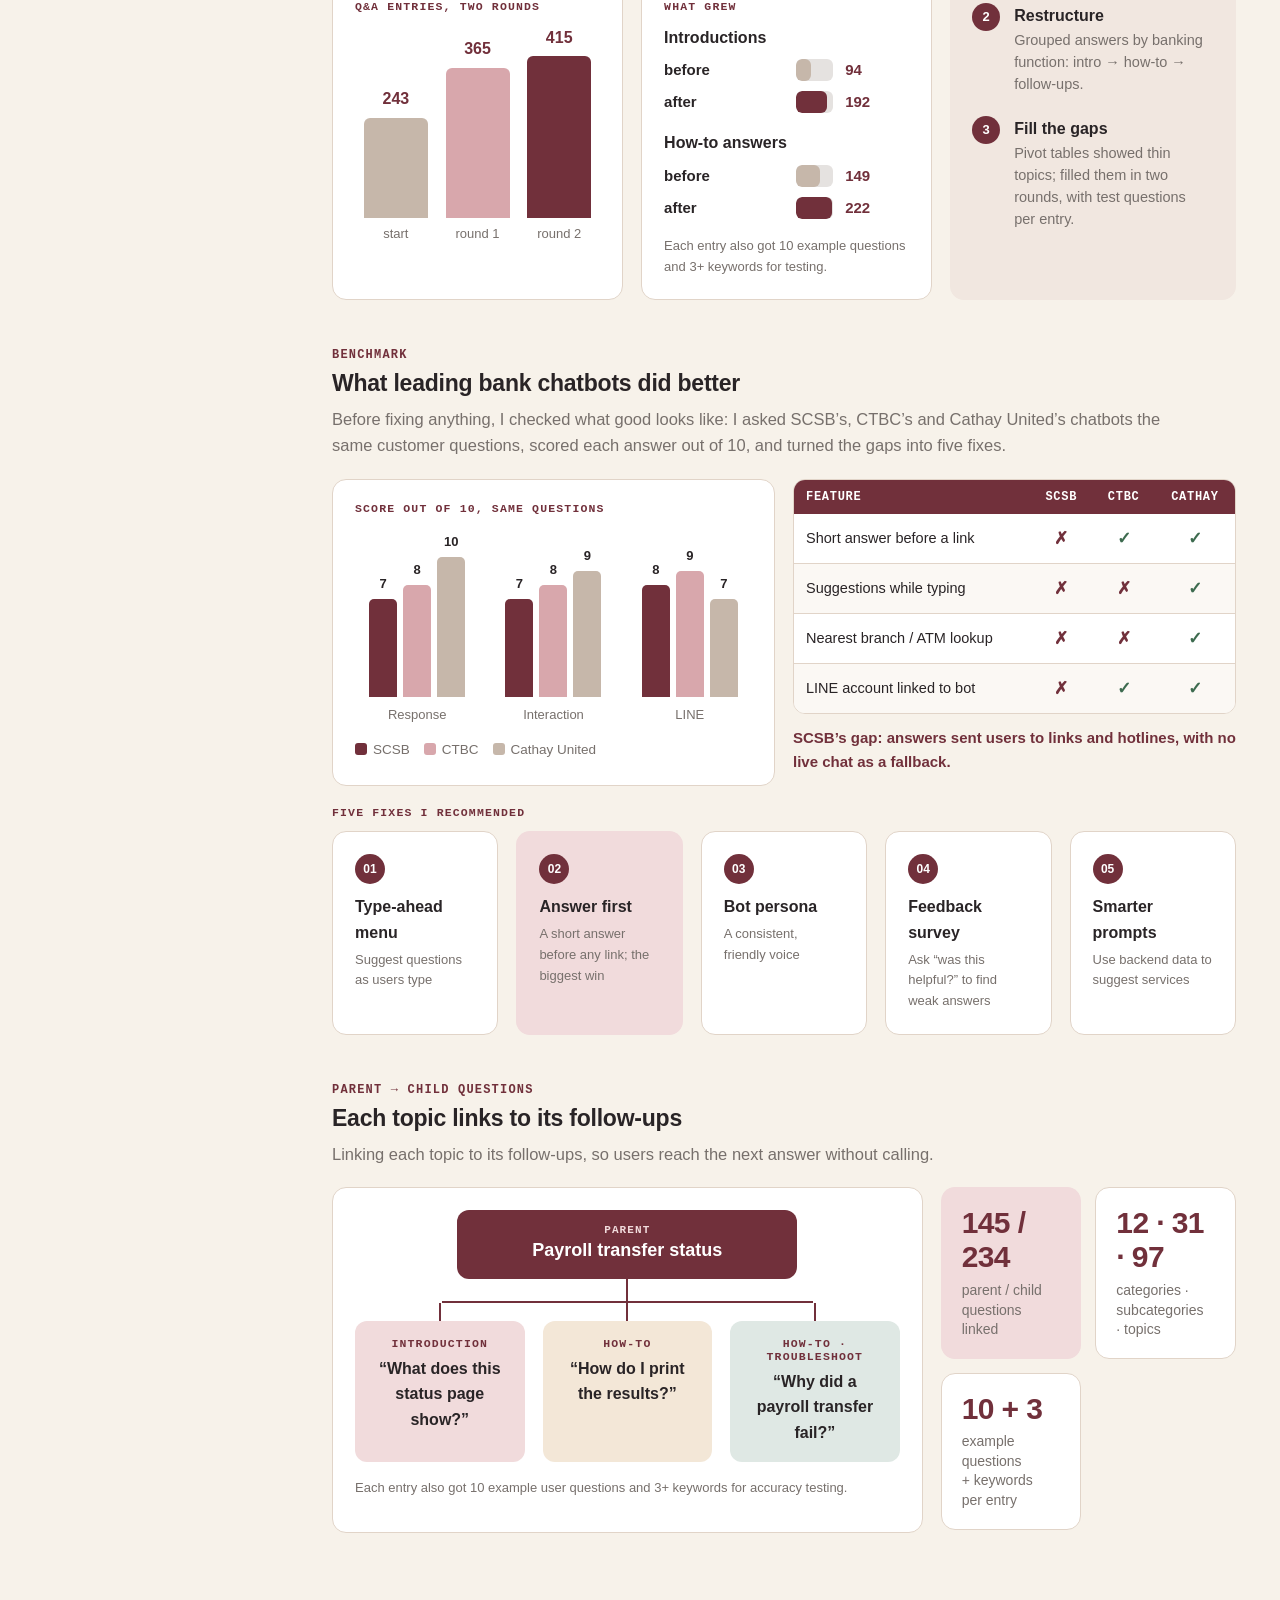
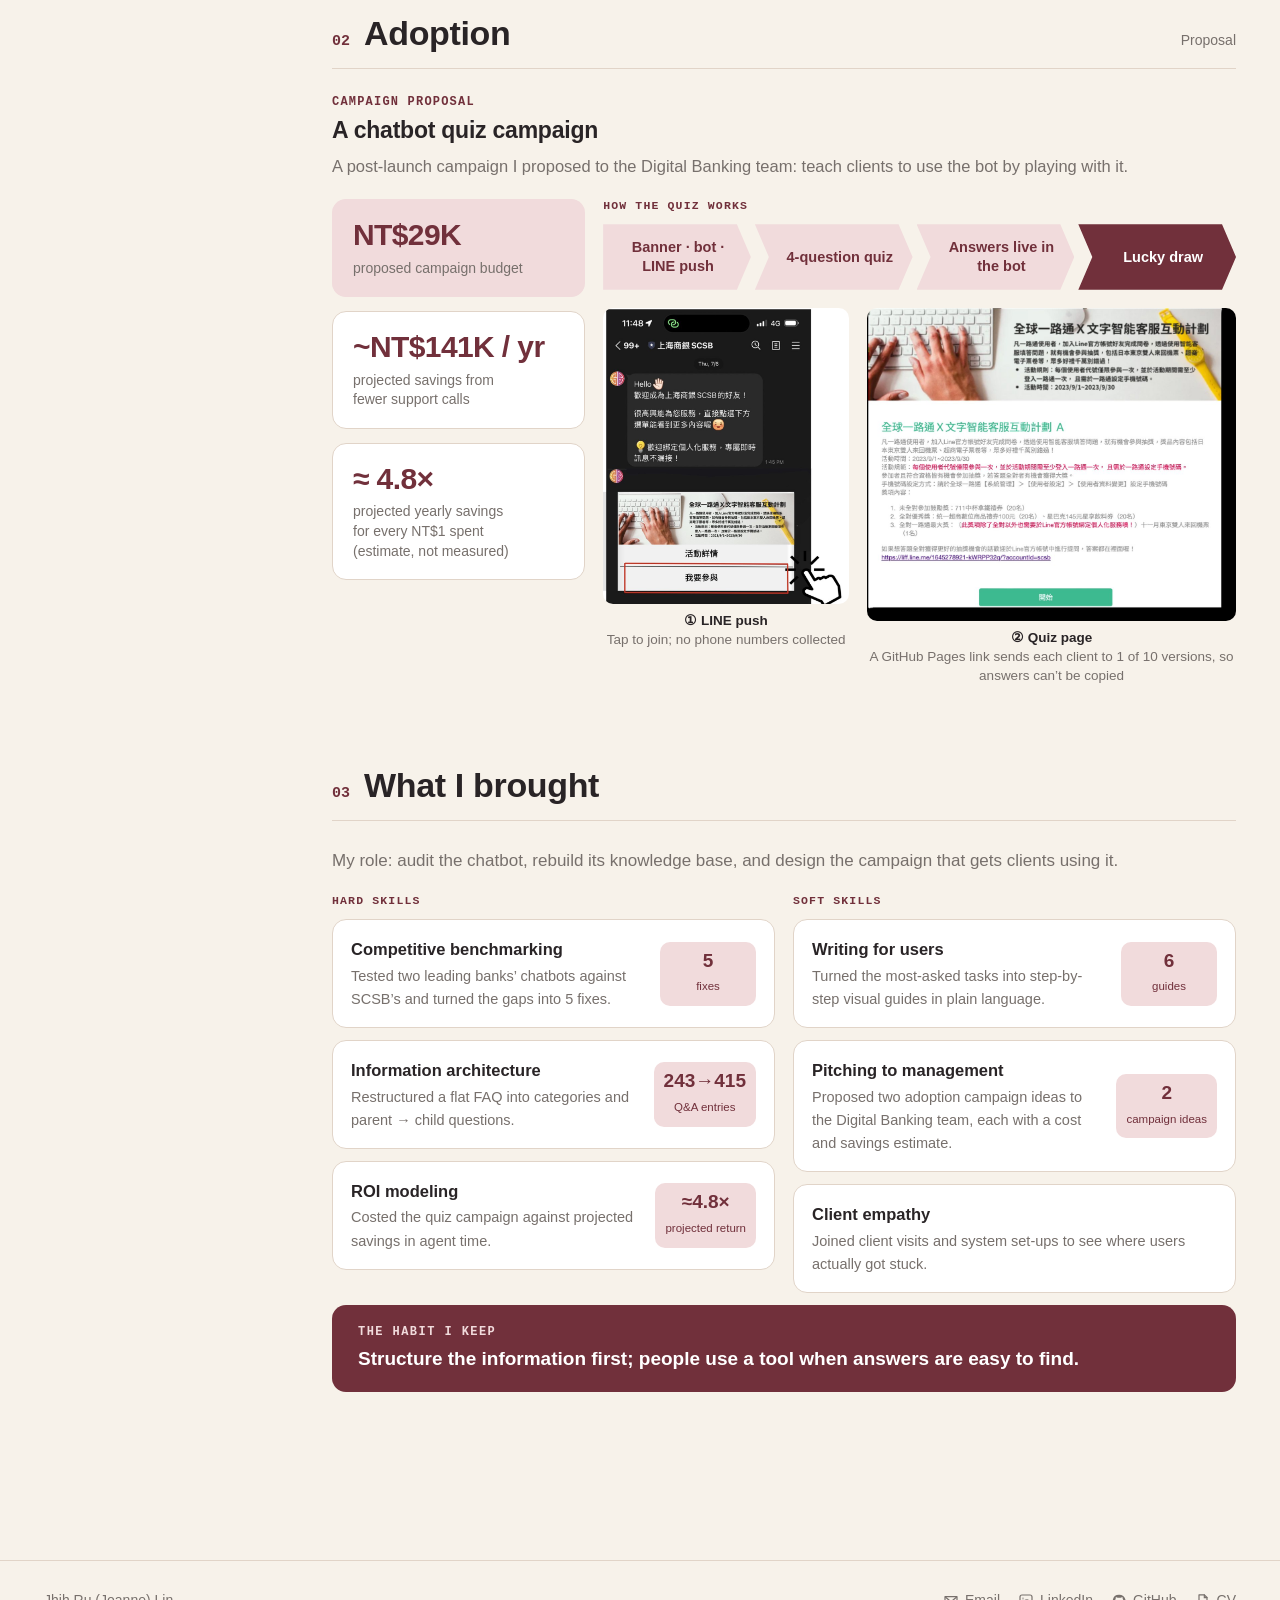
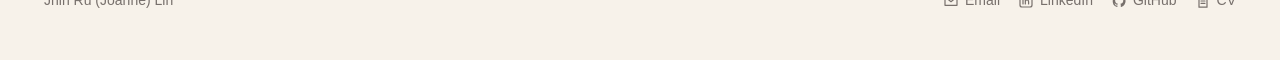
<file: scsb.html>
<!DOCTYPE html>
<html lang="en"><head><meta charset="UTF-8"><meta name="viewport" content="width=device-width,initial-scale=1">
<title>Shanghai Commercial &amp; Savings Bank | Joanne Lin</title><meta name="description" content="Rebuilding a corporate banking chatbot’s knowledge base: Joanne Lin’s internship at Shanghai Commercial &amp; Savings Bank.">
<link rel="stylesheet" href="style.css"><script>document.documentElement.className="js"</script></head><body>
<svg width="0" height="0" style="position:absolute" aria-hidden="true">
<symbol id="i-mail" viewBox="0 0 24 24"><path d="M3 5.5h18v13H3z" fill="none" stroke="currentColor" stroke-width="1.8" stroke-linejoin="round"/><path d="m3.5 6 8.5 7 8.5-7" fill="none" stroke="currentColor" stroke-width="1.8" stroke-linejoin="round"/></symbol>
<symbol id="i-in" viewBox="0 0 24 24"><rect x="3" y="3" width="18" height="18" rx="3" fill="none" stroke="currentColor" stroke-width="1.8"/><path d="M7.5 10.5v6M7.5 7.6v.1M11 16.5v-6m0 2.6c0-1.6 1-2.7 2.5-2.7s2.4 1 2.4 2.7v3.4" fill="none" stroke="currentColor" stroke-width="1.8" stroke-linecap="round"/></symbol>
<symbol id="i-gh" viewBox="0 0 24 24"><path d="M12 2.5a9.5 9.5 0 0 0-3 18.5c.5.1.6-.2.6-.5v-1.7c-2.6.6-3.2-1.2-3.2-1.2-.4-1.1-1-1.4-1-1.4-.9-.6.1-.6.1-.6 1 .1 1.5 1 1.5 1 .9 1.5 2.3 1.1 2.9.8.1-.6.3-1.1.6-1.3-2.1-.2-4.3-1-4.3-4.7 0-1 .4-1.9 1-2.6-.1-.2-.4-1.2.1-2.5 0 0 .8-.3 2.6 1a9 9 0 0 1 4.8 0c1.8-1.3 2.6-1 2.6-1 .5 1.3.2 2.3.1 2.5.6.7 1 1.6 1 2.6 0 3.7-2.2 4.5-4.3 4.7.3.3.6.9.6 1.8v2.6c0 .3.2.6.7.5A9.5 9.5 0 0 0 12 2.5z" fill="currentColor"/></symbol>
<symbol id="i-cv" viewBox="0 0 24 24"><path d="M6 2.8h8l4 4v14.4H6z" fill="none" stroke="currentColor" stroke-width="1.8" stroke-linejoin="round"/><path d="M14 2.8v4h4M9 12h6M9 15.5h6" fill="none" stroke="currentColor" stroke-width="1.8" stroke-linecap="round"/></symbol>
<symbol id="i-pin" viewBox="0 0 24 24"><path d="M12 21s-6.5-6.1-6.5-11a6.5 6.5 0 0 1 13 0c0 4.9-6.5 11-6.5 11z" fill="none" stroke="currentColor" stroke-width="1.8"/><circle cx="12" cy="10" r="2.3" fill="none" stroke="currentColor" stroke-width="1.8"/></symbol>
<symbol id="i-dl" viewBox="0 0 24 24"><path d="M12 3.5v11m-4.5-4.5 4.5 4.5 4.5-4.5M4.5 19.5h15" fill="none" stroke="currentColor" stroke-width="1.9" stroke-linecap="round" stroke-linejoin="round"/></symbol>
</svg>
<header class="nav"><div class="wrap"><a class="brand" href="index.html"><span class="brand-mark">JL</span>Joanne Lin</a><nav class="menu" aria-label="Main"><div class="menu-item"><button class="menu-btn" aria-haspopup="true" aria-expanded="false" aria-current="page">Experience<svg viewBox="0 0 12 12" aria-hidden="true"><path d="M2.5 4.5 6 8l3.5-3.5" fill="none" stroke="currentColor" stroke-width="1.6" stroke-linecap="round" stroke-linejoin="round"/></svg></button><div class="panel" role="menu"><a href="unilever.html"><span class="logo"><img src="images/unilever.png" alt=""></span><span><b>Unilever</b><small>Go-To-Market Intern · 2025–26</small></span></a><a href="jkopay.html"><span class="logo"><img src="images/jkopay.png" alt=""></span><span><b>JKOpay</b><small>Business Development Intern · 2024</small></span></a><a href="scsb.html" aria-current="page"><span class="logo"><img src="images/scsb.png" alt=""></span><span><b>Shanghai Commercial &amp; Savings Bank</b><small>Project Assistant · 2023</small></span></a></div></div><div class="menu-item"><button class="menu-btn" aria-haspopup="true" aria-expanded="false">Leadership<svg viewBox="0 0 12 12" aria-hidden="true"><path d="M2.5 4.5 6 8l3.5-3.5" fill="none" stroke="currentColor" stroke-width="1.6" stroke-linecap="round" stroke-linejoin="round"/></svg></button><div class="panel" role="menu"><a href="leadership.html"><span class="logo"><img src="images/dac.png" alt=""></span><span><b>NTU Data Analytics Club</b><small>Marketing &amp; PR Director · 2025–26</small></span></a></div></div><div class="menu-item"><button class="menu-btn" aria-haspopup="true" aria-expanded="false">Projects<svg viewBox="0 0 12 12" aria-hidden="true"><path d="M2.5 4.5 6 8l3.5-3.5" fill="none" stroke="currentColor" stroke-width="1.6" stroke-linecap="round" stroke-linejoin="round"/></svg></button><div class="panel" role="menu"><a href="projects.html#showtime"><span class="logo"><img src="images/showtime.png" alt=""></span><span><b>Showtime Cinemas</b><small>Consumer analytics · 2025</small></span></a><a href="projects.html#loreal"><span class="logo"><img src="images/loreal.png" alt=""></span><span><b>L’Oréal Brandstorm</b><small>Team leader · Top 7 in Taiwan · 2023</small></span></a></div></div></nav><a class="btn nav-cta" href="cv.pdf"><svg class="ic" aria-hidden="true"><use href="#i-dl"/></svg>Download CV</a><button class="burger" aria-label="Menu" aria-expanded="false"><span></span><span></span><span></span></button></div></header>
<section class="head"><div class="wrap"><div class="crumb">Experience / Shanghai Commercial &amp; Savings Bank</div><div class="head-row"><div><h1>Making a corporate banking chatbot useful</h1><p class="lead">SCSB, a Taiwanese commercial bank, was launching a text chatbot for its corporate online banking. Clients still phoned agents for routine how-tos, so my job was to make the bot’s answers complete and get clients to use it.</p><div class=meta><span class="tag">Project Assistant, Digital Banking Division</span><span class="tag">Taipei</span><span class="tag">Jul – Aug 2023</span></div></div><img class="head-logo" src="images/scsb.png" alt=""></div></div></section><div class="wrap layout"><aside class="toc" aria-label="On this page"><div class="toc-title">On this page</div><ol><li><a href="#overview"><span class="n">01</span>Overview</a></li><li><a href="#kb"><span class="n">02</span>Knowledge Base</a><ol><li><a href="#kb-results">Results</a></li><li><a href="#benchmark">Benchmark</a></li><li><a href="#hierarchy">Parent → child</a></li></ol></li><li><a href="#adoption"><span class="n">03</span>Adoption</a><ol><li><a href="#campaign">Quiz campaign proposal</a></li></ol></li><li><a href="#takeaways"><span class="n">04</span>What I brought</a></li></ol></aside><main><nav class="toc-chips" aria-label="Sections"><a href="#overview">Overview</a><a href="#kb">Knowledge Base</a><a href="#adoption">Adoption</a><a href="#takeaways">What I brought</a></nav><div class="block" id="overview" data-parent="overview"><div class="split">
<div class="stack"><div class="kpis"><div class="kpi"><b>243 → 415</b><span>Q&amp;A entries in the knowledge base</span></div><div class="kpi"><b>234</b><span>follow-up questions linked to 145 parent topics</span></div><div class="kpi"><b>6</b><span>step-by-step guides linked from the bot</span></div><div class="kpi"><b>≈ 4.8×</b><span>projected yearly savings vs. cost of the proposed campaign</span></div></div></div>
<div class="card "><div class="label">How I organized the answers</div><div style="margin-left:0px;position:relative;"><div style="background:var(--wine);color:#fff;border:1px solid transparent;border-radius:10px;padding:8px 14px;margin-bottom:8px"><div style="font:600 10.5px var(--mono);letter-spacing:.08em;text-transform:uppercase;opacity:.75">Parent</div><b style="font-size:15px">Payroll transfer</b></div></div><div style="margin-left:34px;position:relative;"><div style="background:var(--pink);color:var(--wine);border:1px solid transparent;border-radius:10px;padding:8px 14px;margin-bottom:8px"><div style="font:600 10.5px var(--mono);letter-spacing:.08em;text-transform:uppercase;opacity:.75">Intro</div><b style="font-size:15px">What is payroll transfer?</b></div></div><div style="margin-left:34px;position:relative;"><div style="background:var(--sand);color:var(--wine);border:1px solid transparent;border-radius:10px;padding:8px 14px;margin-bottom:8px"><div style="font:600 10.5px var(--mono);letter-spacing:.08em;text-transform:uppercase;opacity:.75">How-to · also a parent</div><b style="font-size:15px">How do I upload the payroll file?</b></div></div><div style="margin-left:68px;position:relative;"><div style="background:#fff;color:var(--wine);border:1px solid var(--line);border-radius:10px;padding:8px 14px;margin-bottom:8px"><div style="font:600 10.5px var(--mono);letter-spacing:.08em;text-transform:uppercase;opacity:.75">Follow-up</div><b style="font-size:15px">How do I import details from Excel?</b></div></div><div style="margin-left:68px;position:relative;"><div style="background:#fff;color:var(--wine);border:1px solid var(--line);border-radius:10px;padding:8px 14px;margin-bottom:8px"><div style="font:600 10.5px var(--mono);letter-spacing:.08em;text-transform:uppercase;opacity:.75">Follow-up</div><b style="font-size:15px">How do I check the processing status?</b></div></div><div style="margin-left:34px;position:relative;"><div style="background:var(--sage);color:var(--wine);border:1px solid transparent;border-radius:10px;padding:8px 14px;margin-bottom:8px"><div style="font:600 10.5px var(--mono);letter-spacing:.08em;text-transform:uppercase;opacity:.75">Troubleshoot</div><b style="font-size:15px">Why did my transfer fail?</b></div></div><p class="note" style="margin:6px 0 0">Every topic opens into intro → how-to → follow-ups.</p></div></div><div style="margin-top:18px"><div class="pcards"><a class="pcard" href="#kb"><span class="n">01</span><b>Knowledge Base</b><span>Benchmark → restructure → fill the gaps</span><i>→</i></a><a class="pcard" href="#adoption"><span class="n">02</span><b>Adoption</b><span>A chatbot quiz campaign (proposal)</span><i>→</i></a></div></div></div><section class="proj" id="kb"><div class="proj-head"><span class="n">01</span><h2>Knowledge Base</h2><span class="sub">Benchmark · restructure · fill the gaps</span></div><div class="block" id="kb-results" data-parent="kb"><div class="eyebrow">Results</div><h3>243 → 415 answers, linked into paths</h3><p class="intro">The bot drew on a flat Q&amp;A list with gaps and vague answers. After benchmarking two leading banks’ bots, I rebuilt it into a structured knowledge base.</p><div class="result"><div class="main"><div class="kpis"><div class="kpi"><b>243 → 415</b><span>Q&amp;A entries after two rounds</span></div><div class="kpi"><b>234</b><span>follow-up questions linked to 145 parents</span></div><div class="kpi"><b>5</b><span>fixes from benchmarking two leading banks</span></div></div><div class="grid g2"><div class="card "><div class="label">Q&amp;A entries, two rounds</div><div style=display:flex;justify-content:space-around><div style="display:flex;flex-direction:column;align-items:center;justify-content:flex-end;gap:6px;height:220px"><b style="color:var(--wine)">243</b><div style="width:64px;height:100px;background:var(--taupe);border-radius:6px 6px 0 0"></div><span class="note" style="margin:0">start</span></div><div style="display:flex;flex-direction:column;align-items:center;justify-content:flex-end;gap:6px;height:220px"><b style="color:var(--wine)">365</b><div style="width:64px;height:150px;background:var(--rose);border-radius:6px 6px 0 0"></div><span class="note" style="margin:0">round 1</span></div><div style="display:flex;flex-direction:column;align-items:center;justify-content:flex-end;gap:6px;height:220px"><b style="color:var(--wine)">415</b><div style="width:64px;height:170px;background:var(--wine);border-radius:6px 6px 0 0"></div><span class="note" style="margin:0">round 2</span></div></div></div><div class="card "><div class="label">What grew</div><b>Introductions</b><div style="margin:8px 0 16px;gap:8px" class="bars" style="--lw:52px;--vw:40px"><div class="bar"><span class="l">before</span><div class="t"><div class="f" style="--w:40.9%;--c:var(--taupe)"></div></div><span class="v">94</span></div><div class="bar"><span class="l">after</span><div class="t"><div class="f" style="--w:83.5%;--c:var(--wine)"></div></div><span class="v">192</span></div></div><b>How-to answers</b><div style="margin:8px 0 16px;gap:8px" class="bars" style="--lw:52px;--vw:40px"><div class="bar"><span class="l">before</span><div class="t"><div class="f" style="--w:64.8%;--c:var(--taupe)"></div></div><span class="v">149</span></div><div class="bar"><span class="l">after</span><div class="t"><div class="f" style="--w:96.5%;--c:var(--wine)"></div></div><span class="v">222</span></div></div><p class=note style=margin:0>Each entry also got 10 example questions and 3+ keywords for testing.</p></div></div></div><aside class="how"><div class="label">How I got there</div><ol class="steps"><li><b>Benchmark</b><span>Asked SCSB’s, CTBC’s and Cathay United’s bots the same questions; scored each out of 10.</span></li><li><b>Restructure</b><span>Grouped answers by banking function: intro → how-to → follow-ups.</span></li><li><b>Fill the gaps</b><span>Pivot tables showed thin topics; filled them in two rounds, with test questions per entry.</span></li></ol></aside></div></div><div class="block" id="benchmark" data-parent="kb"><div class="eyebrow">Benchmark</div><h3>What leading bank chatbots did better</h3><p class="intro">Before fixing anything, I checked what good looks like: I asked SCSB’s, CTBC’s and Cathay United’s chatbots the same customer questions, scored each answer out of 10, and turned the gaps into five fixes.</p>
<div class="split even"><div class="card "><div class="label">Score out of 10, same questions</div><div style="display:flex;gap:12px"><div style="flex:1;display:flex;flex-direction:column;align-items:center;gap:8px"><div style="display:flex;gap:6px;align-items:flex-end;height:170px"><div style="display:flex;flex-direction:column;align-items:center;gap:4px"><b style="font-size:13px">7</b><div style="width:28px;height:98px;background:var(--wine);border-radius:5px 5px 0 0"></div></div><div style="display:flex;flex-direction:column;align-items:center;gap:4px"><b style="font-size:13px">8</b><div style="width:28px;height:112px;background:var(--rose);border-radius:5px 5px 0 0"></div></div><div style="display:flex;flex-direction:column;align-items:center;gap:4px"><b style="font-size:13px">10</b><div style="width:28px;height:140px;background:var(--taupe);border-radius:5px 5px 0 0"></div></div></div><span class="note" style="margin:0">Response</span></div><div style="flex:1;display:flex;flex-direction:column;align-items:center;gap:8px"><div style="display:flex;gap:6px;align-items:flex-end;height:170px"><div style="display:flex;flex-direction:column;align-items:center;gap:4px"><b style="font-size:13px">7</b><div style="width:28px;height:98px;background:var(--wine);border-radius:5px 5px 0 0"></div></div><div style="display:flex;flex-direction:column;align-items:center;gap:4px"><b style="font-size:13px">8</b><div style="width:28px;height:112px;background:var(--rose);border-radius:5px 5px 0 0"></div></div><div style="display:flex;flex-direction:column;align-items:center;gap:4px"><b style="font-size:13px">9</b><div style="width:28px;height:126px;background:var(--taupe);border-radius:5px 5px 0 0"></div></div></div><span class="note" style="margin:0">Interaction</span></div><div style="flex:1;display:flex;flex-direction:column;align-items:center;gap:8px"><div style="display:flex;gap:6px;align-items:flex-end;height:170px"><div style="display:flex;flex-direction:column;align-items:center;gap:4px"><b style="font-size:13px">8</b><div style="width:28px;height:112px;background:var(--wine);border-radius:5px 5px 0 0"></div></div><div style="display:flex;flex-direction:column;align-items:center;gap:4px"><b style="font-size:13px">9</b><div style="width:28px;height:126px;background:var(--rose);border-radius:5px 5px 0 0"></div></div><div style="display:flex;flex-direction:column;align-items:center;gap:4px"><b style="font-size:13px">7</b><div style="width:28px;height:98px;background:var(--taupe);border-radius:5px 5px 0 0"></div></div></div><span class="note" style="margin:0">LINE</span></div></div><div style="margin-top:12px"><span style="display:inline-flex;align-items:center;gap:6px;margin-right:14px;font-size:13.5px;color:var(--mute)"><i style="width:12px;height:12px;border-radius:3px;background:var(--wine)"></i>SCSB</span><span style="display:inline-flex;align-items:center;gap:6px;margin-right:14px;font-size:13.5px;color:var(--mute)"><i style="width:12px;height:12px;border-radius:3px;background:var(--rose)"></i>CTBC</span><span style="display:inline-flex;align-items:center;gap:6px;margin-right:14px;font-size:13.5px;color:var(--mute)"><i style="width:12px;height:12px;border-radius:3px;background:var(--taupe)"></i>Cathay United</span></div></div>
<div><div class="tbl-wrap"><table class="tbl "><thead><tr><th>Feature</th><th class=c>SCSB</th><th class=c>CTBC</th><th class=c>Cathay</th></tr></thead><tbody><tr ><td>Short answer before a link</td><td class=c><b style="color:var(--wine);font-size:17px">✗</b></td><td class=c><b style="color:var(--green);font-size:17px">✓</b></td><td class=c><b style="color:var(--green);font-size:17px">✓</b></td></tr><tr ><td>Suggestions while typing</td><td class=c><b style="color:var(--wine);font-size:17px">✗</b></td><td class=c><b style="color:var(--wine);font-size:17px">✗</b></td><td class=c><b style="color:var(--green);font-size:17px">✓</b></td></tr><tr ><td>Nearest branch / ATM lookup</td><td class=c><b style="color:var(--wine);font-size:17px">✗</b></td><td class=c><b style="color:var(--wine);font-size:17px">✗</b></td><td class=c><b style="color:var(--green);font-size:17px">✓</b></td></tr><tr ><td>LINE account linked to bot</td><td class=c><b style="color:var(--wine);font-size:17px">✗</b></td><td class=c><b style="color:var(--green);font-size:17px">✓</b></td><td class=c><b style="color:var(--green);font-size:17px">✓</b></td></tr></tbody></table></div><p style="margin-top:12px;font-weight:600;color:var(--wine);font-size:15px">SCSB’s gap: answers sent users to links and hotlines, with no live chat as a fallback.</p></div></div>
<div style="margin-top:20px"><div class="label">Five fixes I recommended</div><div class="swipe-hint">Swipe to compare →</div><div class="grid g5 swipe"><div class="card "><span style="width:30px;height:30px;border-radius:50%;background:var(--wine);color:#fff;display:grid;place-items:center;font:700 12px var(--sans);margin-bottom:10px">01</span><b style="display:block;margin-bottom:4px">Type-ahead menu</b><p class="note" style="margin:0">Suggest questions as users type</p></div><div class="card pink"><span style="width:30px;height:30px;border-radius:50%;background:var(--wine);color:#fff;display:grid;place-items:center;font:700 12px var(--sans);margin-bottom:10px">02</span><b style="display:block;margin-bottom:4px">Answer first</b><p class="note" style="margin:0">A short answer before any link; the biggest win</p></div><div class="card "><span style="width:30px;height:30px;border-radius:50%;background:var(--wine);color:#fff;display:grid;place-items:center;font:700 12px var(--sans);margin-bottom:10px">03</span><b style="display:block;margin-bottom:4px">Bot persona</b><p class="note" style="margin:0">A consistent, friendly voice</p></div><div class="card "><span style="width:30px;height:30px;border-radius:50%;background:var(--wine);color:#fff;display:grid;place-items:center;font:700 12px var(--sans);margin-bottom:10px">04</span><b style="display:block;margin-bottom:4px">Feedback survey</b><p class="note" style="margin:0">Ask “was this helpful?” to find weak answers</p></div><div class="card "><span style="width:30px;height:30px;border-radius:50%;background:var(--wine);color:#fff;display:grid;place-items:center;font:700 12px var(--sans);margin-bottom:10px">05</span><b style="display:block;margin-bottom:4px">Smarter prompts</b><p class="note" style="margin:0">Use backend data to suggest services</p></div></div></div></div><div class="block" id="hierarchy" data-parent="kb"><div class="eyebrow">Parent → child questions</div><h3>Each topic links to its follow-ups</h3><p class="intro">Linking each topic to its follow-ups, so users reach the next answer without calling.</p>
<div class="split wide"><div class="card "><div style="background:var(--wine);color:#fff;border-radius:12px;padding:14px;text-align:center;max-width:340px;margin:0 auto"><div style="font:600 11px var(--mono);letter-spacing:.1em;color:var(--pink)">PARENT</div><b style="font-size:18px">Payroll transfer status</b></div>
<div style="width:2px;height:22px;background:var(--wine);margin:0 auto"></div><div style="height:2px;background:var(--wine);margin:0 16%"></div>
<div class="grid g3 keep" style="margin-top:0"><div style="width:2px;height:18px;background:var(--wine);margin:0 auto"></div><div style="width:2px;height:18px;background:var(--wine);margin:0 auto"></div><div style="width:2px;height:18px;background:var(--wine);margin:0 auto"></div></div>
<div class="grid g3 keep"><div style="background:var(--pink);border-radius:12px;padding:16px;text-align:center"><div class="label" style="margin-bottom:6px">Introduction</div><b style="font-size:16px">“What does this status page show?”</b></div><div style="background:var(--sand);border-radius:12px;padding:16px;text-align:center"><div class="label" style="margin-bottom:6px">How-to</div><b style="font-size:16px">“How do I print the results?”</b></div><div style="background:var(--sage);border-radius:12px;padding:16px;text-align:center"><div class="label" style="margin-bottom:6px">How-to · troubleshoot</div><b style="font-size:16px">“Why did a payroll transfer fail?”</b></div></div><p class="note" style="margin-top:16px">Each entry also got 10 example user questions and 3+ keywords for accuracy testing.</p></div>
<div class="kpis"><div class="kpi"><b>145 / 234</b><span>parent / child questions linked</span></div><div class="kpi"><b>12 · 31 · 97</b><span>categories · subcategories · topics</span></div><div class="kpi"><b>10 + 3</b><span>example questions + keywords per entry</span></div></div></div></div></section><section class="proj" id="adoption"><div class="proj-head"><span class="n">02</span><h2>Adoption</h2><span class="sub">Proposal</span></div><div class="block" id="campaign" data-parent="adoption"><div class="eyebrow">Campaign proposal</div><h3>A chatbot quiz campaign</h3><p class="intro">A post-launch campaign I proposed to the Digital Banking team: teach clients to use the bot by playing with it.</p>
<div class="split phone-stack" style="grid-template-columns:minmax(220px,.8fr) minmax(0,2fr)">
<div class="kpis" style="grid-template-columns:1fr"><div class="kpi"><b>NT$29K</b><span>proposed campaign budget</span></div><div class="kpi"><b>~NT$141K / yr</b><span>projected savings from fewer support calls</span></div><div class="kpi"><b>≈ 4.8×</b><span>projected yearly savings for every NT$1 spent (estimate, not measured)</span></div></div>
<div><div class="label">How the quiz works</div><ol class="flow"><li>Banner · bot · LINE push</li><li>4-question quiz</li><li>Answers live in the bot</li><li>Lucky draw</li></ol>
<div class="grid phone-stack" style="grid-template-columns:minmax(0,.8fr) minmax(0,1.2fr);margin-top:18px;align-items:start">
<figure class="fig"><img src="images/scsb/06-line-push-phone.jpg" alt="LINE push message mockup" loading="lazy" style="border-radius:10px"><figcaption><b>① LINE push</b>Tap to join; no phone numbers collected</figcaption></figure>
<figure class="fig"><img src="images/scsb/07-quiz-landing-page.jpg" alt="Quiz landing page mockup" loading="lazy" style="border-radius:10px"><figcaption><b>② Quiz page</b>A GitHub Pages link sends each client to 1 of 10 versions, so answers can’t be copied</figcaption></figure></div></div></div></div></section><section class="proj" id="takeaways"><div class="proj-head"><span class="n">03</span><h2>What I brought</h2></div><p class="role">My role: audit the chatbot, rebuild its knowledge base, and design the campaign that gets clients using it.</p><div class="skills"><div><div class="label">Hard skills</div><div class="skill"><div><b>Competitive benchmarking</b><span>Tested two leading banks’ chatbots against SCSB’s and turned the gaps into 5 fixes.</span></div><div class="proof"><strong>5</strong><small>fixes</small></div></div><div class="skill"><div><b>Information architecture</b><span>Restructured a flat FAQ into categories and parent → child questions.</span></div><div class="proof"><strong>243→415</strong><small>Q&amp;A entries</small></div></div><div class="skill"><div><b>ROI modeling</b><span>Costed the quiz campaign against projected savings in agent time.</span></div><div class="proof"><strong>≈4.8×</strong><small>projected return</small></div></div></div><div><div class="label">Soft skills</div><div class="skill"><div><b>Writing for users</b><span>Turned the most-asked tasks into step-by-step visual guides in plain language.</span></div><div class="proof"><strong>6</strong><small>guides</small></div></div><div class="skill"><div><b>Pitching to management</b><span>Proposed two adoption campaign ideas to the Digital Banking team, each with a cost and savings estimate.</span></div><div class="proof"><strong>2</strong><small>campaign ideas</small></div></div><div class="skill"><div><b>Client empathy</b><span>Joined client visits and system set-ups to see where users actually got stuck.</span></div></div></div></div><div class="habit"><em>The habit I keep</em><p>Structure the information first; people use a tool when answers are easy to find.</p></div></section></main></div>
<footer class="foot"><div class="wrap"><span>Jhih Ru (Joanne) Lin</span><span class="links"><a href="mailto:joannelin20011126@gmail.com" aria-label="Email"><svg class="ic" aria-hidden="true"><use href="#i-mail"/></svg><span>Email</span></a><a href="https://www.linkedin.com/in/joannelin1126/" aria-label="LinkedIn"><svg class="ic" aria-hidden="true"><use href="#i-in"/></svg><span>LinkedIn</span></a><a href="https://github.com/joannelin1126" aria-label="GitHub"><svg class="ic" aria-hidden="true"><use href="#i-gh"/></svg><span>GitHub</span></a><a href="cv.pdf" aria-label="CV"><svg class="ic" aria-hidden="true"><use href="#i-cv"/></svg><span>CV</span></a></span></div></footer>
<script src="main.js"></script>
</body></html>
</file>
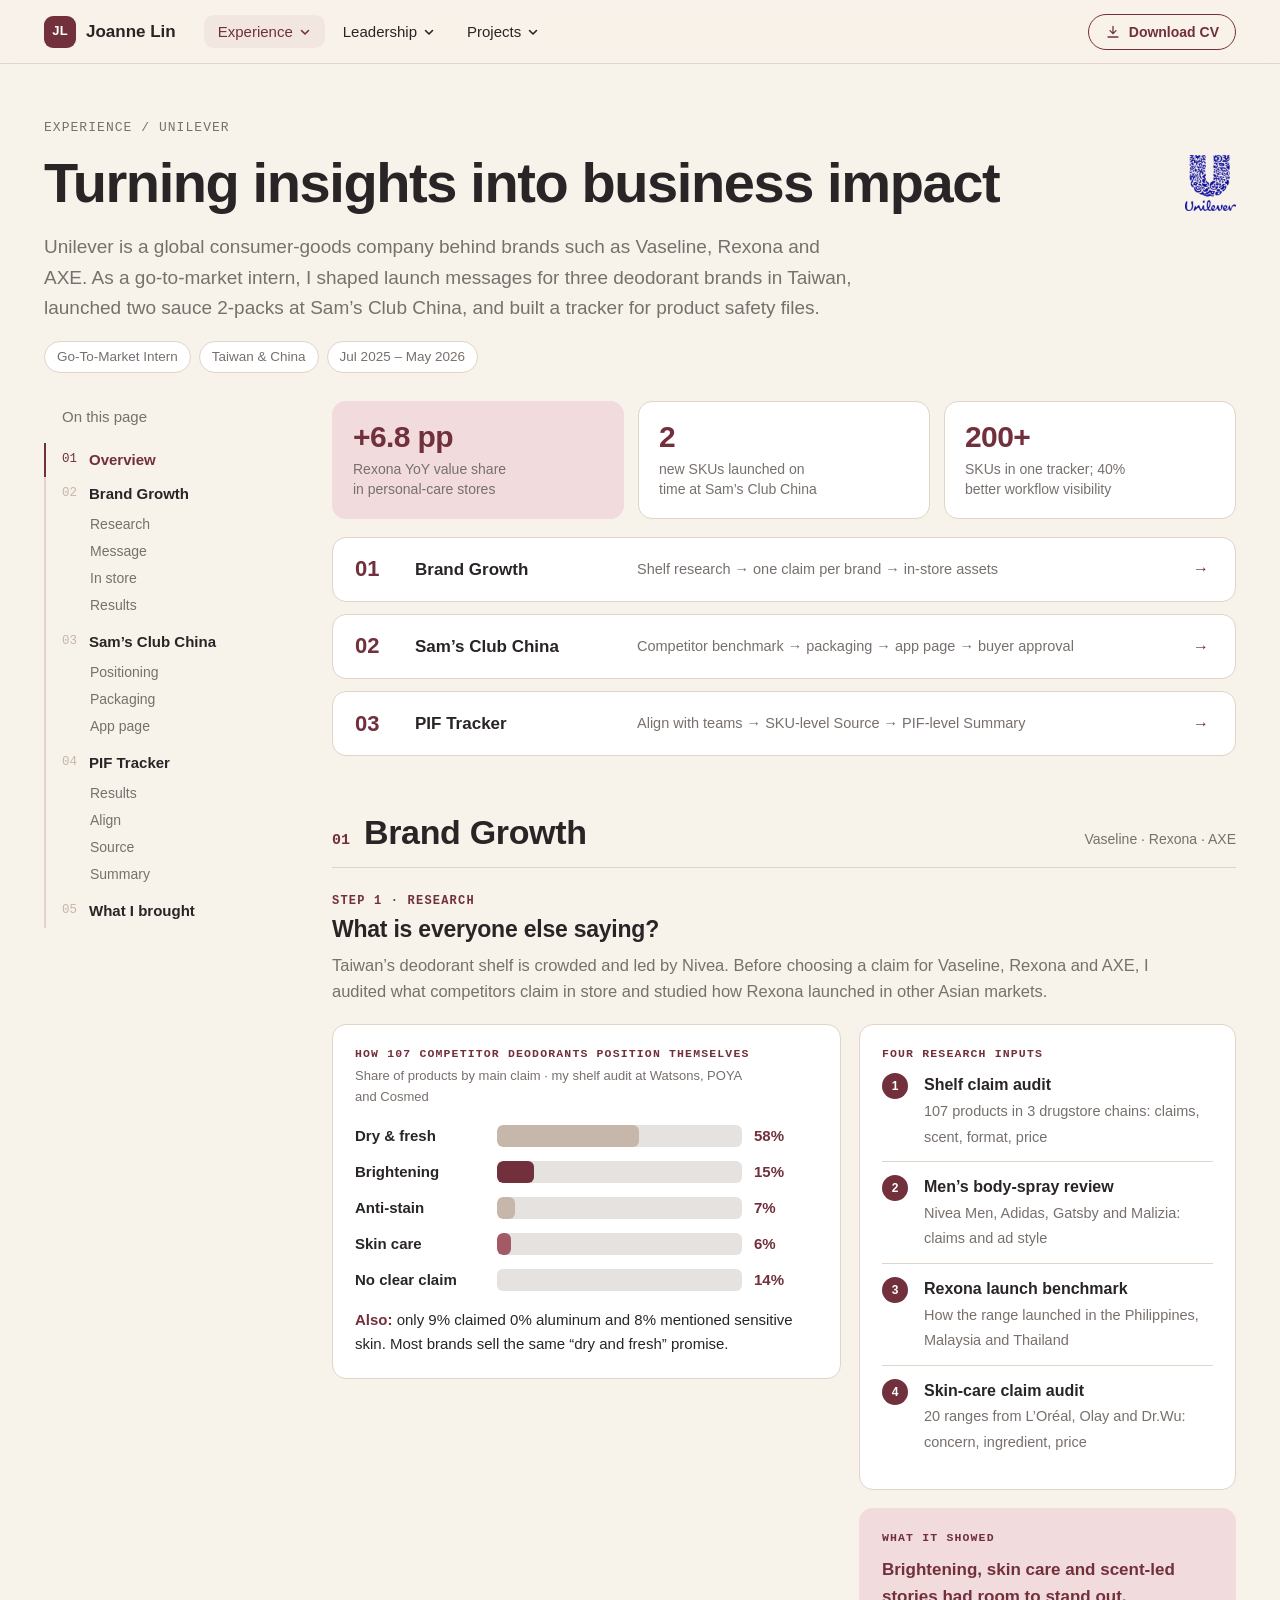
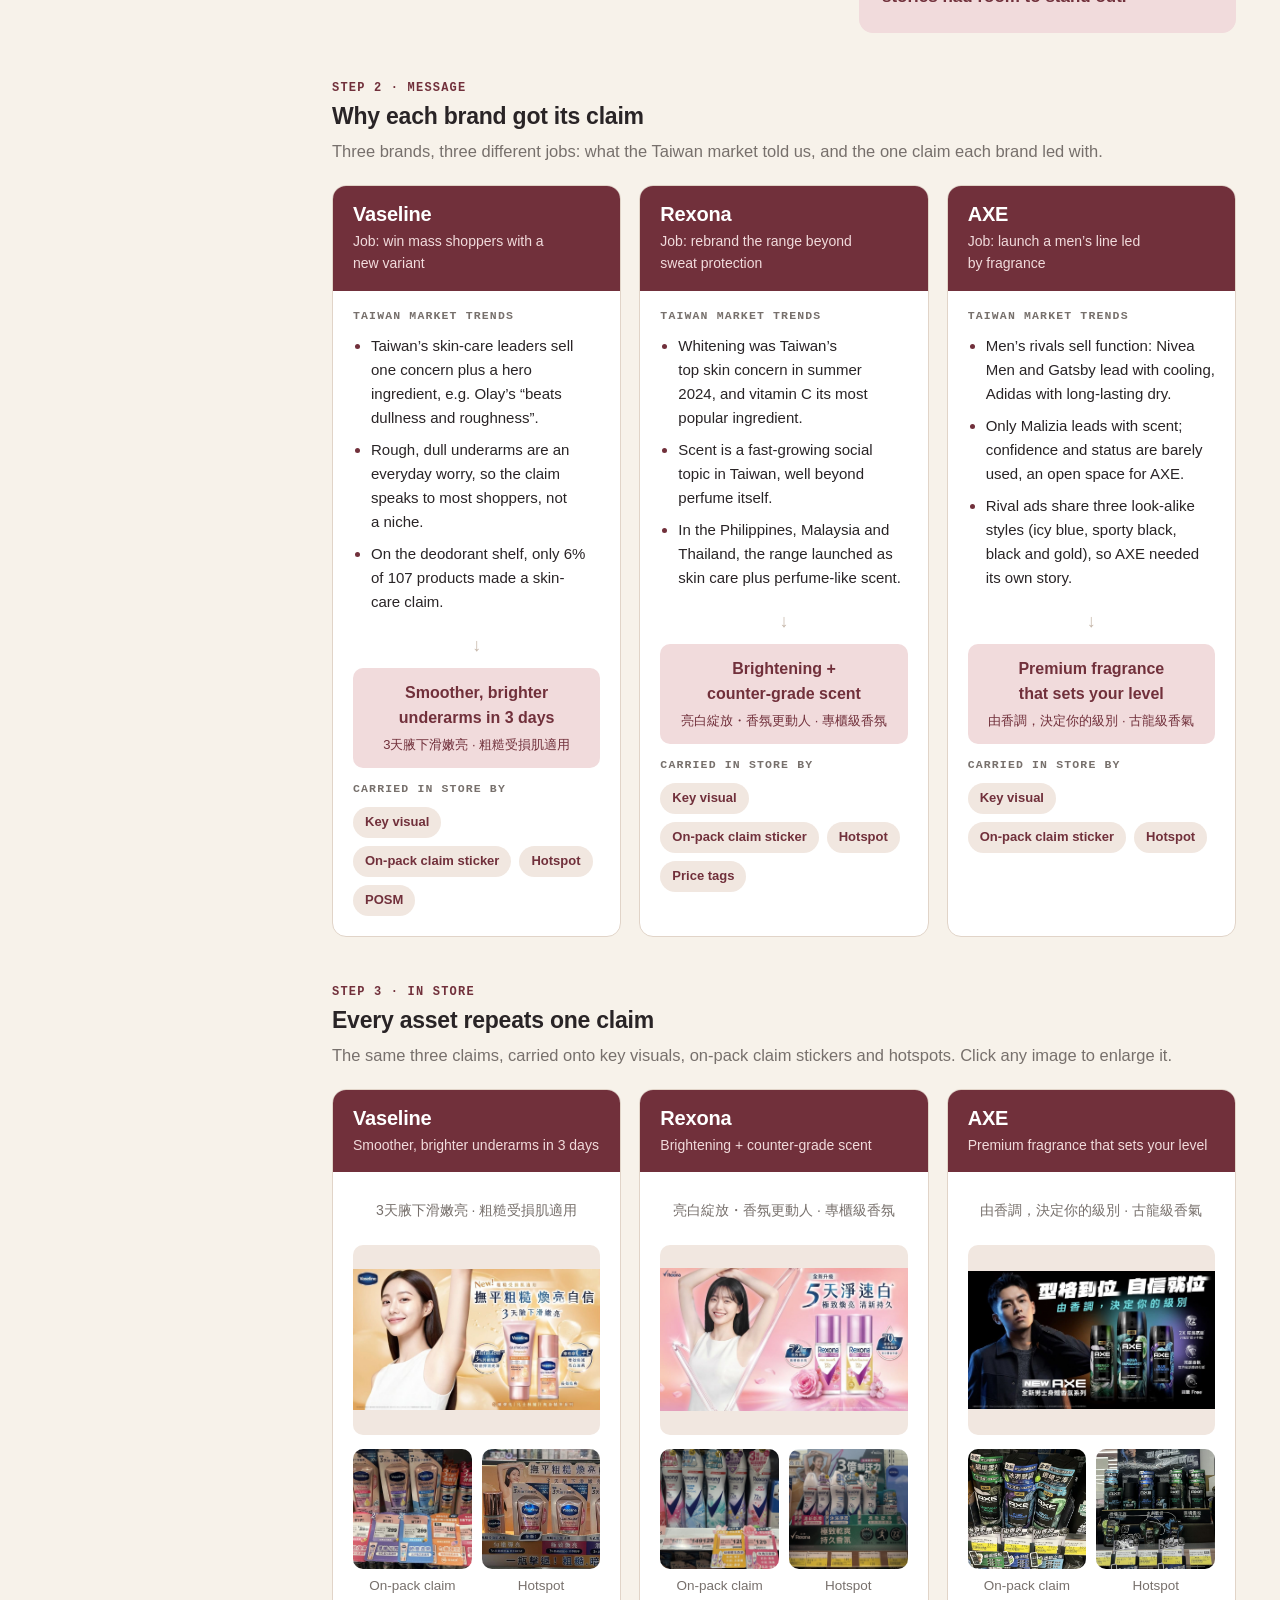
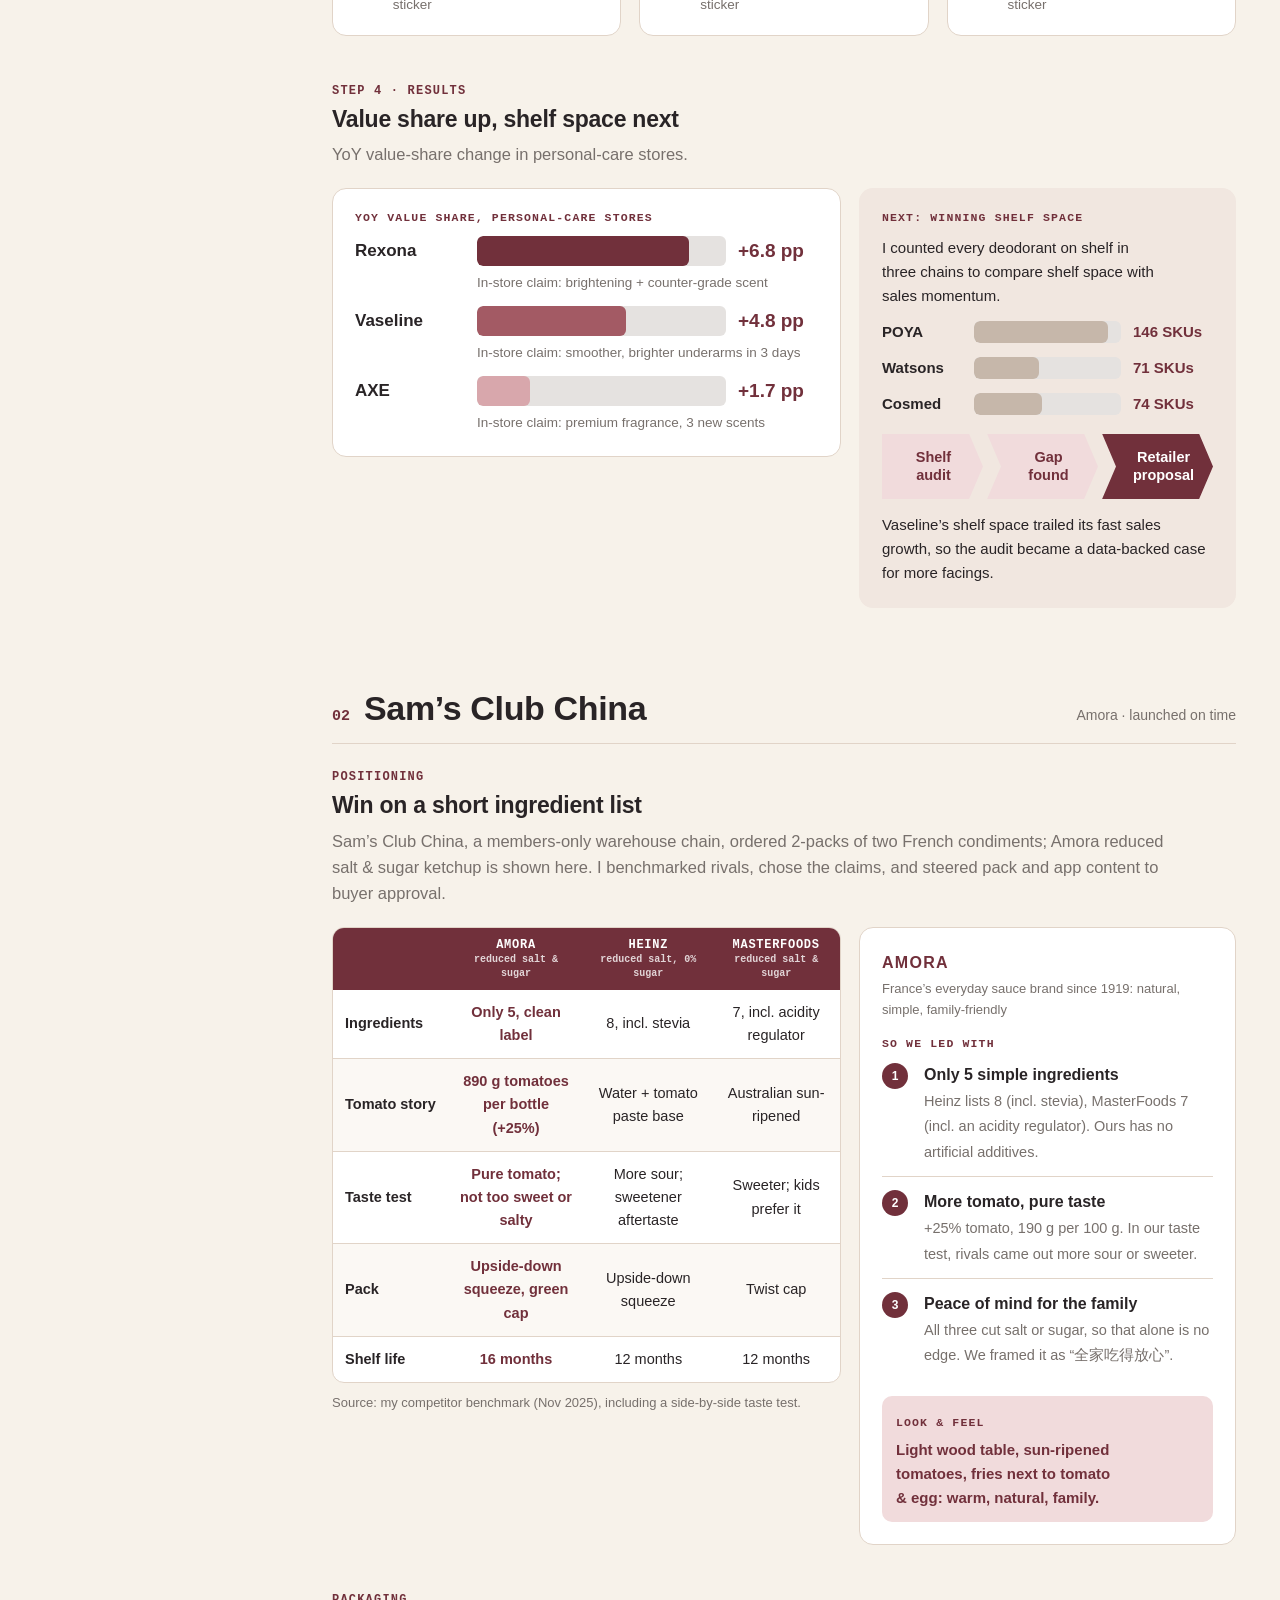
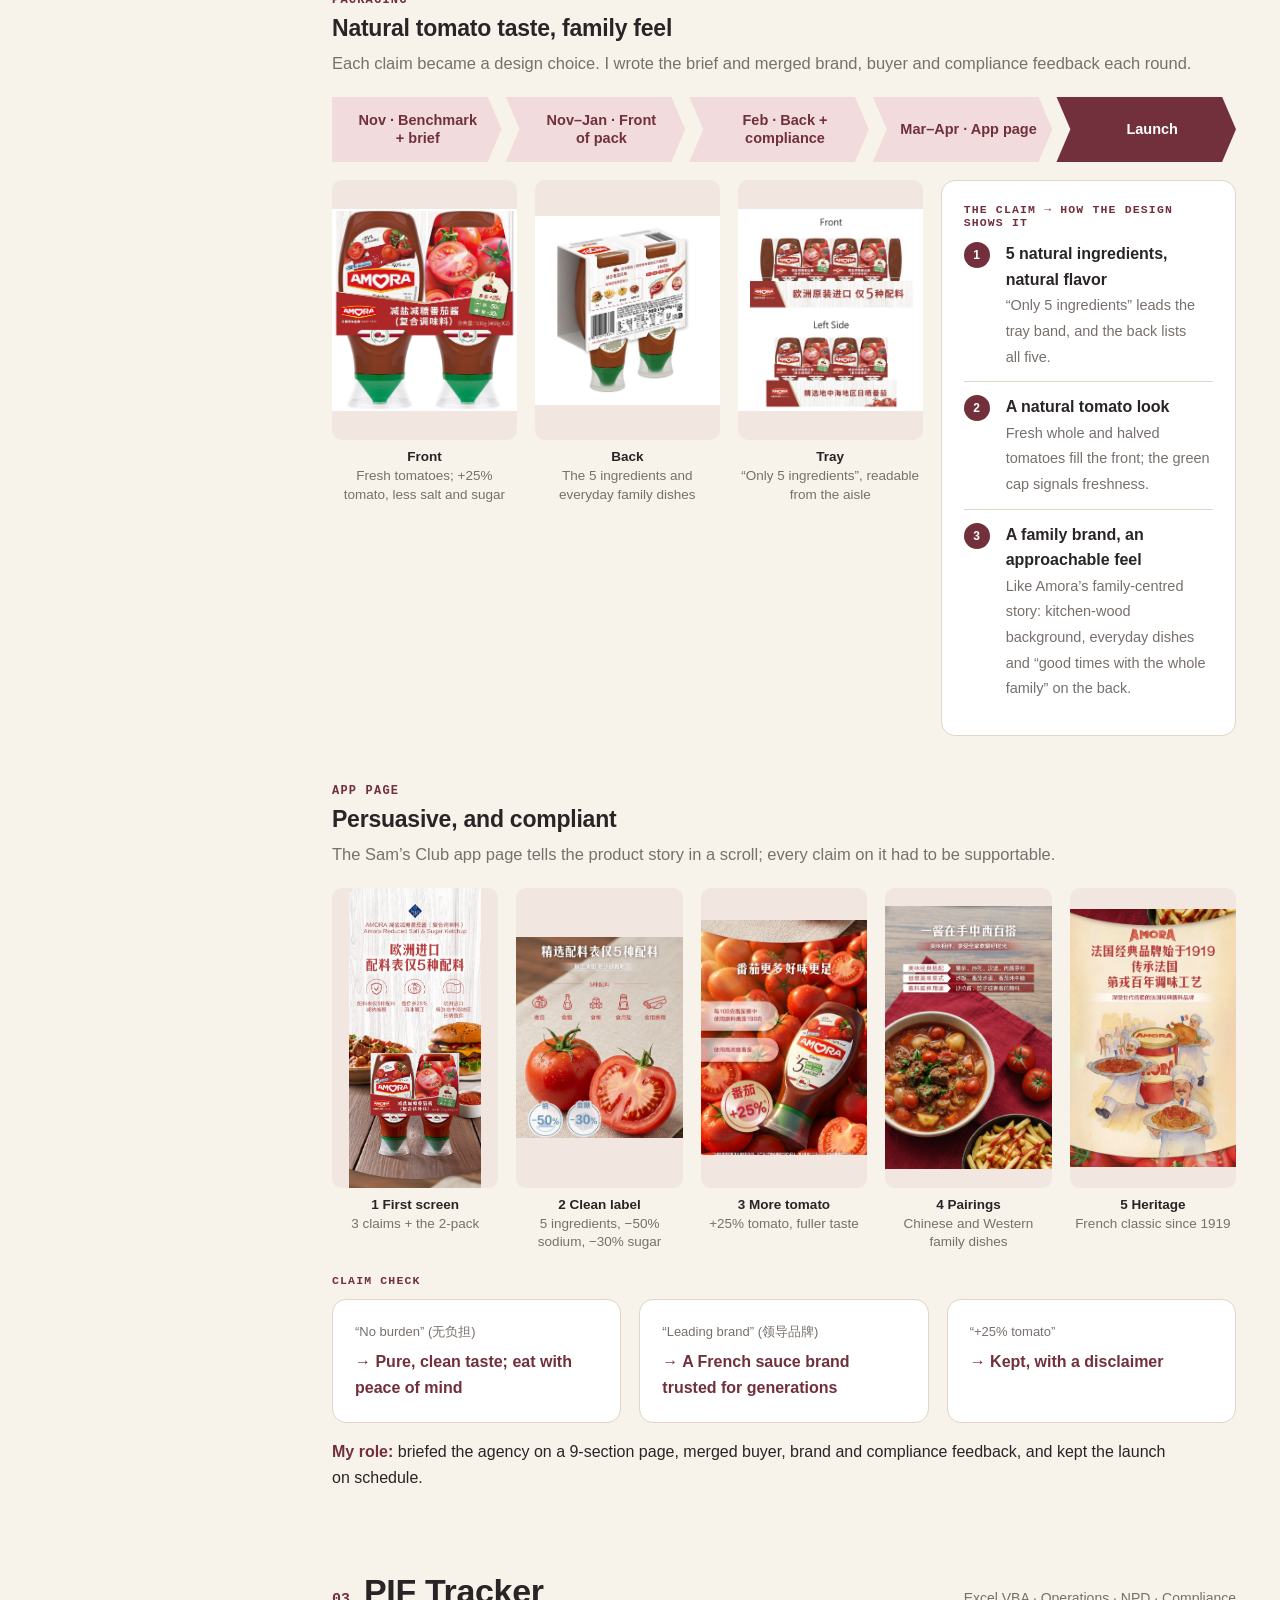
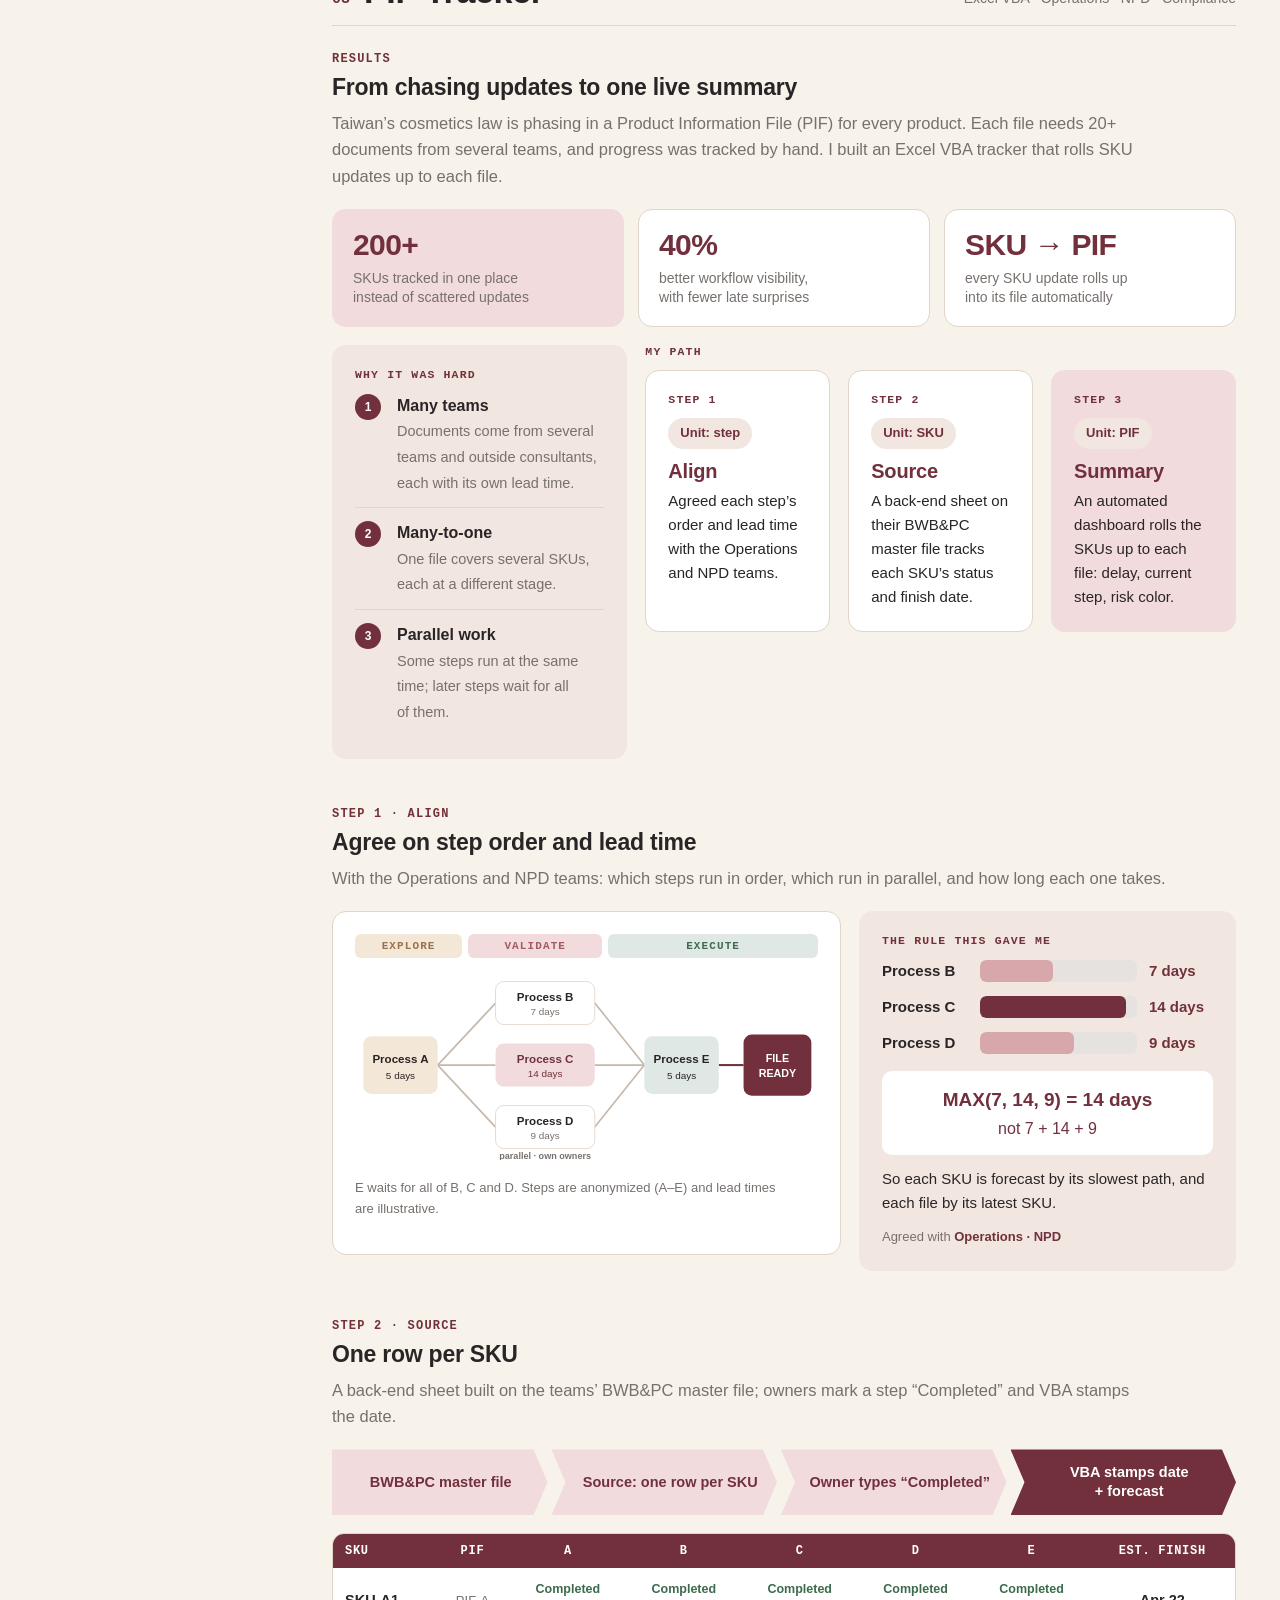
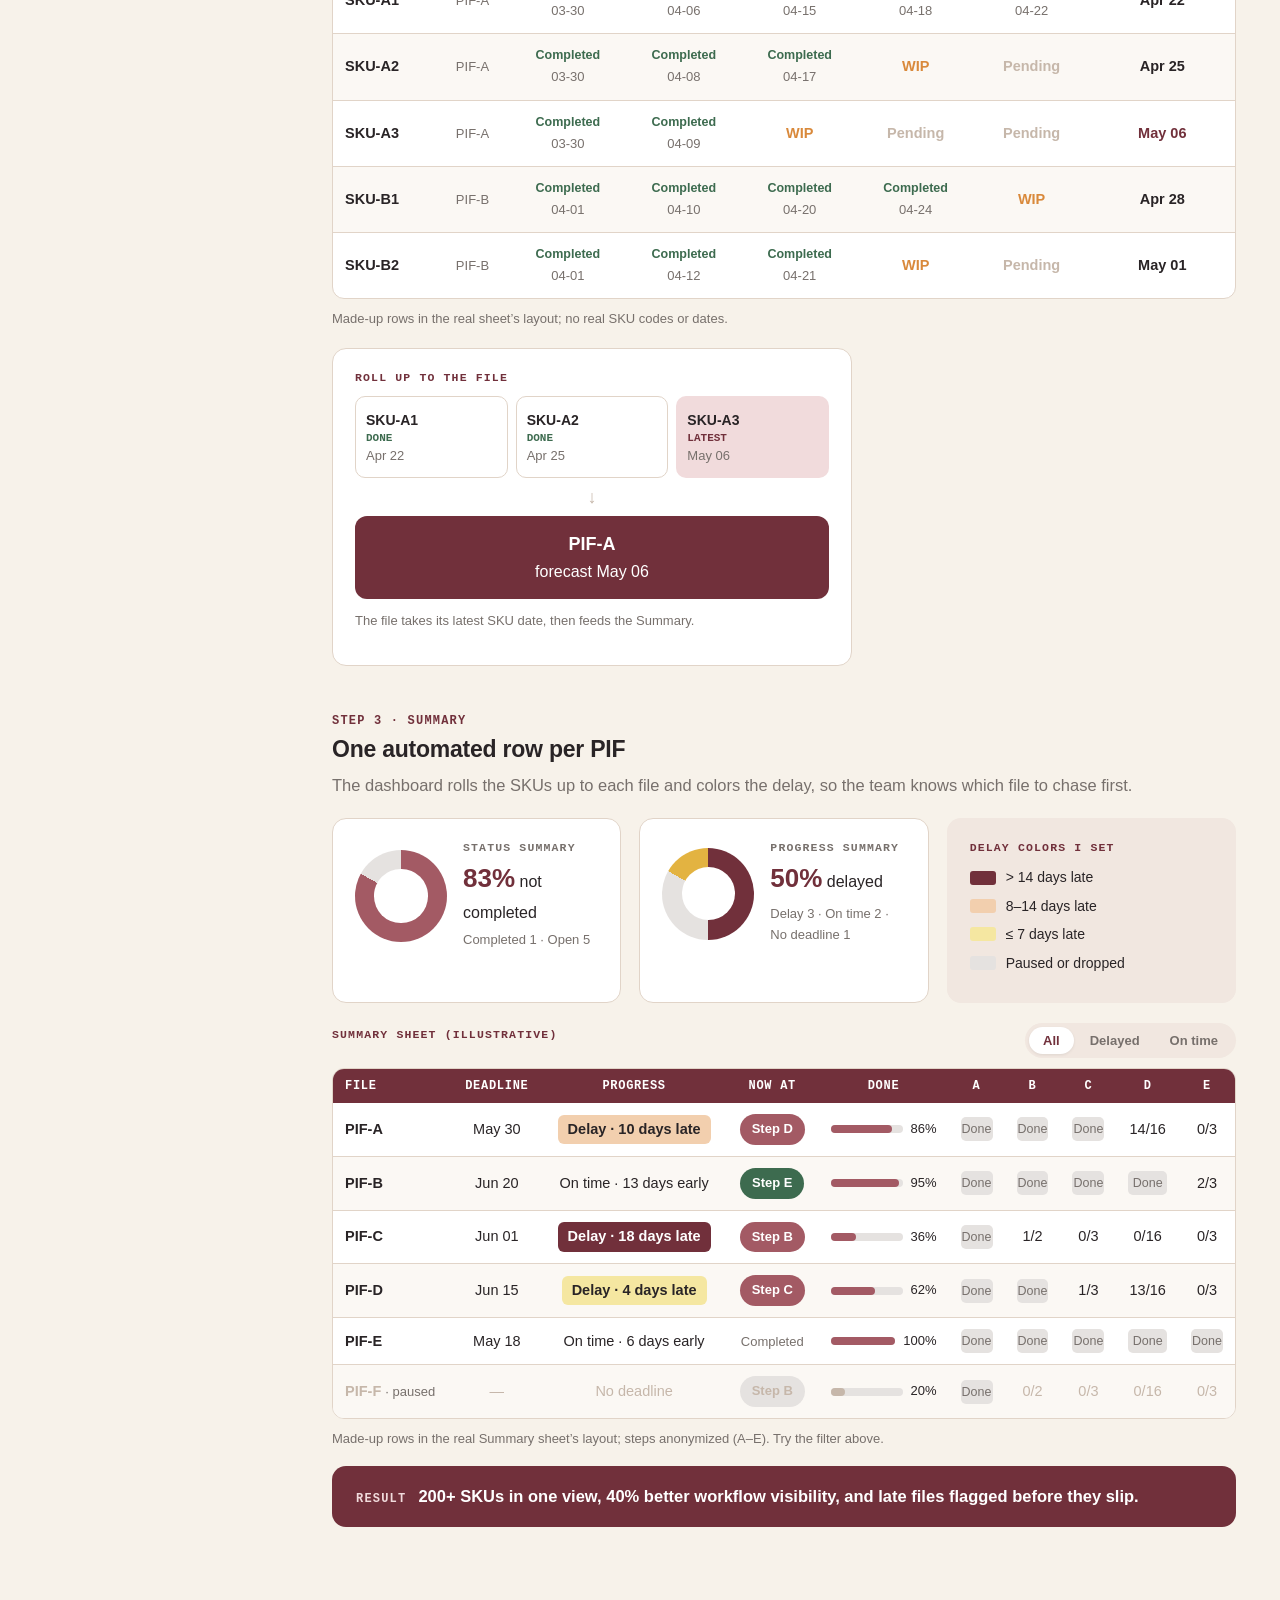
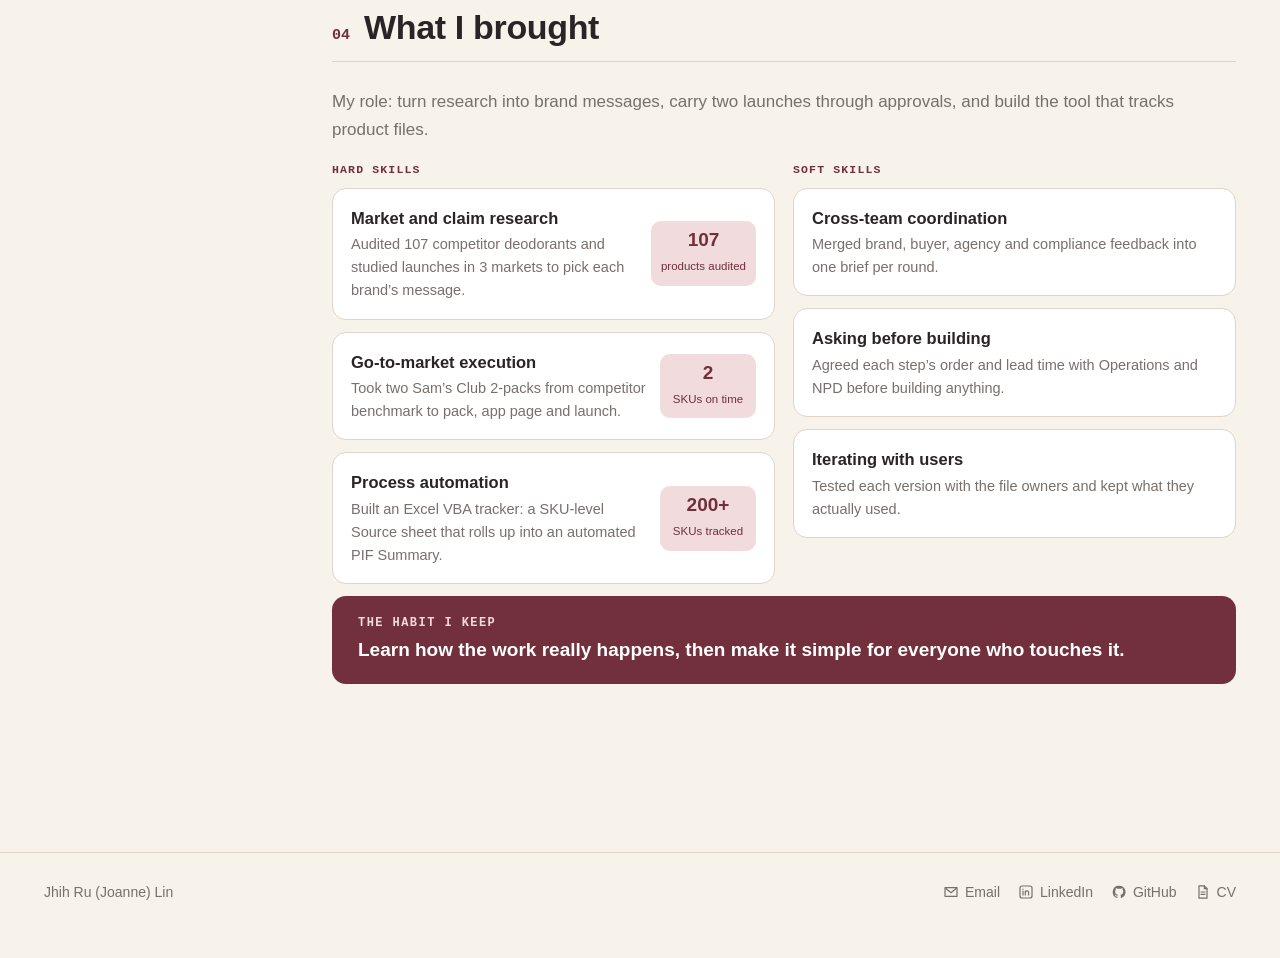
<file: unilever.html>
<!DOCTYPE html>
<html lang="en"><head><meta charset="UTF-8"><meta name="viewport" content="width=device-width,initial-scale=1">
<title>Unilever | Joanne Lin</title><meta name="description" content="Brand growth, a Sam’s Club China launch and a PIF tracker: Joanne Lin’s go-to-market internship at Unilever.">
<link rel="stylesheet" href="style.css"><script>document.documentElement.className="js"</script></head><body>
<svg width="0" height="0" style="position:absolute" aria-hidden="true">
<symbol id="i-mail" viewBox="0 0 24 24"><path d="M3 5.5h18v13H3z" fill="none" stroke="currentColor" stroke-width="1.8" stroke-linejoin="round"/><path d="m3.5 6 8.5 7 8.5-7" fill="none" stroke="currentColor" stroke-width="1.8" stroke-linejoin="round"/></symbol>
<symbol id="i-in" viewBox="0 0 24 24"><rect x="3" y="3" width="18" height="18" rx="3" fill="none" stroke="currentColor" stroke-width="1.8"/><path d="M7.5 10.5v6M7.5 7.6v.1M11 16.5v-6m0 2.6c0-1.6 1-2.7 2.5-2.7s2.4 1 2.4 2.7v3.4" fill="none" stroke="currentColor" stroke-width="1.8" stroke-linecap="round"/></symbol>
<symbol id="i-gh" viewBox="0 0 24 24"><path d="M12 2.5a9.5 9.5 0 0 0-3 18.5c.5.1.6-.2.6-.5v-1.7c-2.6.6-3.2-1.2-3.2-1.2-.4-1.1-1-1.4-1-1.4-.9-.6.1-.6.1-.6 1 .1 1.5 1 1.5 1 .9 1.5 2.3 1.1 2.9.8.1-.6.3-1.1.6-1.3-2.1-.2-4.3-1-4.3-4.7 0-1 .4-1.9 1-2.6-.1-.2-.4-1.2.1-2.5 0 0 .8-.3 2.6 1a9 9 0 0 1 4.8 0c1.8-1.3 2.6-1 2.6-1 .5 1.3.2 2.3.1 2.5.6.7 1 1.6 1 2.6 0 3.7-2.2 4.5-4.3 4.7.3.3.6.9.6 1.8v2.6c0 .3.2.6.7.5A9.5 9.5 0 0 0 12 2.5z" fill="currentColor"/></symbol>
<symbol id="i-cv" viewBox="0 0 24 24"><path d="M6 2.8h8l4 4v14.4H6z" fill="none" stroke="currentColor" stroke-width="1.8" stroke-linejoin="round"/><path d="M14 2.8v4h4M9 12h6M9 15.5h6" fill="none" stroke="currentColor" stroke-width="1.8" stroke-linecap="round"/></symbol>
<symbol id="i-pin" viewBox="0 0 24 24"><path d="M12 21s-6.5-6.1-6.5-11a6.5 6.5 0 0 1 13 0c0 4.9-6.5 11-6.5 11z" fill="none" stroke="currentColor" stroke-width="1.8"/><circle cx="12" cy="10" r="2.3" fill="none" stroke="currentColor" stroke-width="1.8"/></symbol>
<symbol id="i-dl" viewBox="0 0 24 24"><path d="M12 3.5v11m-4.5-4.5 4.5 4.5 4.5-4.5M4.5 19.5h15" fill="none" stroke="currentColor" stroke-width="1.9" stroke-linecap="round" stroke-linejoin="round"/></symbol>
</svg>
<header class="nav"><div class="wrap"><a class="brand" href="index.html"><span class="brand-mark">JL</span>Joanne Lin</a><nav class="menu" aria-label="Main"><div class="menu-item"><button class="menu-btn" aria-haspopup="true" aria-expanded="false" aria-current="page">Experience<svg viewBox="0 0 12 12" aria-hidden="true"><path d="M2.5 4.5 6 8l3.5-3.5" fill="none" stroke="currentColor" stroke-width="1.6" stroke-linecap="round" stroke-linejoin="round"/></svg></button><div class="panel" role="menu"><a href="unilever.html" aria-current="page"><span class="logo"><img src="images/unilever.png" alt=""></span><span><b>Unilever</b><small>Go-To-Market Intern · 2025–26</small></span></a><a href="jkopay.html"><span class="logo"><img src="images/jkopay.png" alt=""></span><span><b>JKOpay</b><small>Business Development Intern · 2024</small></span></a><a href="scsb.html"><span class="logo"><img src="images/scsb.png" alt=""></span><span><b>Shanghai Commercial &amp; Savings Bank</b><small>Project Assistant · 2023</small></span></a></div></div><div class="menu-item"><button class="menu-btn" aria-haspopup="true" aria-expanded="false">Leadership<svg viewBox="0 0 12 12" aria-hidden="true"><path d="M2.5 4.5 6 8l3.5-3.5" fill="none" stroke="currentColor" stroke-width="1.6" stroke-linecap="round" stroke-linejoin="round"/></svg></button><div class="panel" role="menu"><a href="leadership.html"><span class="logo"><img src="images/dac.png" alt=""></span><span><b>NTU Data Analytics Club</b><small>Marketing &amp; PR Director · 2025–26</small></span></a></div></div><div class="menu-item"><button class="menu-btn" aria-haspopup="true" aria-expanded="false">Projects<svg viewBox="0 0 12 12" aria-hidden="true"><path d="M2.5 4.5 6 8l3.5-3.5" fill="none" stroke="currentColor" stroke-width="1.6" stroke-linecap="round" stroke-linejoin="round"/></svg></button><div class="panel" role="menu"><a href="projects.html#showtime"><span class="logo"><img src="images/showtime.png" alt=""></span><span><b>Showtime Cinemas</b><small>Consumer analytics · 2025</small></span></a><a href="projects.html#loreal"><span class="logo"><img src="images/loreal.png" alt=""></span><span><b>L’Oréal Brandstorm</b><small>Team leader · Top 7 in Taiwan · 2023</small></span></a></div></div></nav><a class="btn nav-cta" href="cv.pdf"><svg class="ic" aria-hidden="true"><use href="#i-dl"/></svg>Download CV</a><button class="burger" aria-label="Menu" aria-expanded="false"><span></span><span></span><span></span></button></div></header>
<section class="head"><div class="wrap"><div class="crumb">Experience / Unilever</div><div class="head-row"><div><h1>Turning insights into business impact</h1><p class="lead">Unilever is a global consumer-goods company behind brands such as Vaseline, Rexona and AXE. As a go-to-market intern, I shaped launch messages for three deodorant brands in Taiwan, launched two sauce 2-packs at Sam’s Club China, and built a tracker for product safety files.</p><div class=meta><span class="tag">Go-To-Market Intern</span><span class="tag">Taiwan &amp; China</span><span class="tag">Jul 2025 – May 2026</span></div></div><img class="head-logo" src="images/unilever.png" alt=""></div></div></section><div class="wrap layout"><aside class="toc" aria-label="On this page"><div class="toc-title">On this page</div><ol><li><a href="#overview"><span class="n">01</span>Overview</a></li><li><a href="#brand"><span class="n">02</span>Brand Growth</a><ol><li><a href="#research">Research</a></li><li><a href="#message">Message</a></li><li><a href="#instore">In store</a></li><li><a href="#results">Results</a></li></ol></li><li><a href="#sams"><span class="n">03</span>Sam’s Club China</a><ol><li><a href="#positioning">Positioning</a></li><li><a href="#packaging">Packaging</a></li><li><a href="#app">App page</a></li></ol></li><li><a href="#pif"><span class="n">04</span>PIF Tracker</a><ol><li><a href="#pif-results">Results</a></li><li><a href="#align">Align</a></li><li><a href="#source">Source</a></li><li><a href="#summary">Summary</a></li></ol></li><li><a href="#takeaways"><span class="n">05</span>What I brought</a></li></ol></aside><main><nav class="toc-chips" aria-label="Sections"><a href="#overview">Overview</a><a href="#brand">Brand Growth</a><a href="#sams">Sam’s Club China</a><a href="#pif">PIF Tracker</a><a href="#takeaways">What I brought</a></nav><div class="block" id="overview" data-parent="overview">
<div class="kpis"><div class="kpi"><b>+6.8 pp</b><span>Rexona YoY value share in personal-care stores</span></div><div class="kpi"><b>2</b><span>new SKUs launched on time at Sam’s Club China</span></div><div class="kpi"><b>200+</b><span>SKUs in one tracker; 40% better workflow visibility</span></div></div>
<div style="margin-top:18px"><div class="pcards"><a class="pcard" href="#brand"><span class="n">01</span><b>Brand Growth</b><span>Shelf research → one claim per brand → in-store assets</span><i>→</i></a><a class="pcard" href="#sams"><span class="n">02</span><b>Sam’s Club China</b><span>Competitor benchmark → packaging → app page → buyer approval</span><i>→</i></a><a class="pcard" href="#pif"><span class="n">03</span><b>PIF Tracker</b><span>Align with teams → SKU-level Source → PIF-level Summary</span><i>→</i></a></div></div></div><section class="proj" id="brand"><div class="proj-head"><span class="n">01</span><h2>Brand Growth</h2><span class="sub">Vaseline · Rexona · AXE</span></div><div class="block" id="research" data-parent="brand"><div class="eyebrow">Step 1 · Research</div><h3>What is everyone else saying?</h3><p class="intro">Taiwan’s deodorant shelf is crowded and led by Nivea. Before choosing a claim for Vaseline, Rexona and AXE, I audited what competitors claim in store and studied how Rexona launched in other Asian markets.</p>
<div class="split">
  <div class="card "><div class="label">How 107 competitor deodorants position themselves</div><p class="note" style="margin:-6px 0 16px">Share of products by main claim · my shelf audit at Watsons, POYA and Cosmed</p><div class="bars" style="--lw:130px"><div class="bar"><span class="l">Dry & fresh</span><div class="t"><div class="f" style="--w:57.9%;--c:var(--taupe)"></div></div><span class="v">58%</span></div><div class="bar"><span class="l">Brightening</span><div class="t"><div class="f" style="--w:15.0%;--c:var(--wine)"></div></div><span class="v">15%</span></div><div class="bar"><span class="l">Anti-stain</span><div class="t"><div class="f" style="--w:7.5%;--c:var(--taupe)"></div></div><span class="v">7%</span></div><div class="bar"><span class="l">Skin care</span><div class="t"><div class="f" style="--w:5.6%;--c:var(--wine2)"></div></div><span class="v">6%</span></div><div class="bar"><span class="l">No clear claim</span><div class="t"><div class="f" style="--w:14.0%;--c:var(--grey)"></div></div><span class="v">14%</span></div></div><p style="margin:16px 0 0;font-size:15px"><b style="color:var(--wine)">Also:</b> only 9% claimed 0% aluminum and 8% mentioned sensitive skin. Most brands sell the same “dry and fresh” promise.</p></div>
  <div class="stack">
    <div class="card "><div class="label">Four research inputs</div><ol class="nlist"><li><div><b>Shelf claim audit</b><span>107 products in 3 drugstore chains: claims, scent, format, price</span></div></li><li><div><b>Men’s body-spray review</b><span>Nivea Men, Adidas, Gatsby and Malizia: claims and ad style</span></div></li><li><div><b>Rexona launch benchmark</b><span>How the range launched in the Philippines, Malaysia and Thailand</span></div></li><li><div><b>Skin-care claim audit</b><span>20 ranges from L’Oréal, Olay and Dr.Wu: concern, ingredient, price</span></div></li></ol></div>
    <div class="card pink"><div class="label">What it showed</div><p style="margin:0;font-size:17px;font-weight:650;color:var(--wine)">Brightening, skin care and scent-led stories had room to stand out.</p></div>
  </div>
</div></div><div class="block" id="message" data-parent="brand"><div class="eyebrow">Step 2 · Message</div><h3>Why each brand got its claim</h3><p class="intro">Three brands, three different jobs: what the Taiwan market told us, and the one claim each brand led with.</p><div class="swipe-hint">Swipe to compare →</div><div class="grid g3 swipe"><div class="bcol"><div class="bcol-h"><h4>Vaseline</h4><p>Job: win mass shoppers with a new variant</p></div><div class="bcol-b">
<div><div class="label mute">Taiwan market trends</div><ul class="dots" style="font-size:15px"><li>Taiwan’s skin-care leaders sell one concern plus a hero ingredient, e.g. Olay’s “beats dullness and roughness”.</li><li>Rough, dull underarms are an everyday worry, so the claim speaks to most shoppers, not a niche.</li><li>On the deodorant shelf, only 6% of 107 products made a skin-care claim.</li></ul></div>
<div class="down">↓</div><div class="claim"><b>Smoother, brighter underarms in 3 days</b><span>3天腋下滑嫩亮 · 粗糙受損肌適用</span></div>
<div><div class="label mute">Carried in store by</div><div class="chips"><span class="chip ">Key visual</span><span class="chip ">On-pack claim sticker</span><span class="chip ">Hotspot</span><span class="chip ">POSM</span></div></div></div></div><div class="bcol"><div class="bcol-h"><h4>Rexona</h4><p>Job: rebrand the range beyond sweat protection</p></div><div class="bcol-b">
<div><div class="label mute">Taiwan market trends</div><ul class="dots" style="font-size:15px"><li>Whitening was Taiwan’s top skin concern in summer 2024, and vitamin C its most popular ingredient.</li><li>Scent is a fast-growing social topic in Taiwan, well beyond perfume itself.</li><li>In the Philippines, Malaysia and Thailand, the range launched as skin care plus perfume-like scent.</li></ul></div>
<div class="down">↓</div><div class="claim"><b>Brightening + counter-grade scent</b><span>亮白綻放・香氛更動人 · 專櫃級香氛</span></div>
<div><div class="label mute">Carried in store by</div><div class="chips"><span class="chip ">Key visual</span><span class="chip ">On-pack claim sticker</span><span class="chip ">Hotspot</span><span class="chip ">Price tags</span></div></div></div></div><div class="bcol"><div class="bcol-h"><h4>AXE</h4><p>Job: launch a men’s line led by fragrance</p></div><div class="bcol-b">
<div><div class="label mute">Taiwan market trends</div><ul class="dots" style="font-size:15px"><li>Men’s rivals sell function: Nivea Men and Gatsby lead with cooling, Adidas with long-lasting dry.</li><li>Only Malizia leads with scent; confidence and status are barely used, an open space for AXE.</li><li>Rival ads share three look-alike styles (icy blue, sporty black, black and gold), so AXE needed its own story.</li></ul></div>
<div class="down">↓</div><div class="claim"><b>Premium fragrance that sets your level</b><span>由香調，決定你的級別 · 古龍級香氣</span></div>
<div><div class="label mute">Carried in store by</div><div class="chips"><span class="chip ">Key visual</span><span class="chip ">On-pack claim sticker</span><span class="chip ">Hotspot</span></div></div></div></div></div></div><div class="block" id="instore" data-parent="brand"><div class="eyebrow">Step 3 · In store</div><h3>Every asset repeats one claim</h3><p class="intro">The same three claims, carried onto key visuals, on-pack claim stickers and hotspots. Click any image to enlarge it.</p><div class="swipe-hint">Swipe to compare →</div><div class="grid g3 swipe"><div class="bcol"><div class="bcol-h"><h4>Vaseline</h4><p>Smoother, brighter underarms in 3 days</p></div><div class="bcol-b">
<div class="zh" style="text-align:center">3天腋下滑嫩亮 · 粗糙受損肌適用</div><figure class="fig"><div class="ph" style="height:190px;"><img src="images/unilever/uni-vaseline-kv.jpg" alt="Vaseline key visual" loading="lazy" style="height:190px;width:100%;object-fit:contain"></div></figure>
<div class="grid g2 keep" style="gap:10px"><div><figure class="fig"><div class="ph" style="height:120px;"><img src="images/unilever/uni-vaseline-ats.jpg" alt="Vaseline On-pack claim sticker" loading="lazy" style="height:120px;width:100%;object-fit:cover"></div><figcaption>On-pack claim sticker</figcaption></figure></div><div><figure class="fig"><div class="ph" style="height:120px;"><img src="images/unilever/uni-vaseline-hot.jpg" alt="Vaseline Hotspot" loading="lazy" style="height:120px;width:100%;object-fit:cover"></div><figcaption>Hotspot</figcaption></figure></div></div></div></div><div class="bcol"><div class="bcol-h"><h4>Rexona</h4><p>Brightening + counter-grade scent</p></div><div class="bcol-b">
<div class="zh" style="text-align:center">亮白綻放・香氛更動人 · 專櫃級香氛</div><figure class="fig"><div class="ph" style="height:190px;"><img src="images/unilever/uni-rexona-kv.jpg" alt="Rexona key visual" loading="lazy" style="height:190px;width:100%;object-fit:contain"></div></figure>
<div class="grid g2 keep" style="gap:10px"><div><figure class="fig"><div class="ph" style="height:120px;"><img src="images/unilever/uni-rexona-ats.jpg" alt="Rexona On-pack claim sticker" loading="lazy" style="height:120px;width:100%;object-fit:cover"></div><figcaption>On-pack claim sticker</figcaption></figure></div><div><figure class="fig"><div class="ph" style="height:120px;"><img src="images/unilever/uni-rexona-hot.jpg" alt="Rexona Hotspot" loading="lazy" style="height:120px;width:100%;object-fit:cover"></div><figcaption>Hotspot</figcaption></figure></div></div></div></div><div class="bcol"><div class="bcol-h"><h4>AXE</h4><p>Premium fragrance that sets your level</p></div><div class="bcol-b">
<div class="zh" style="text-align:center">由香調，決定你的級別 · 古龍級香氣</div><figure class="fig"><div class="ph" style="height:190px;"><img src="images/unilever/uni-axe-kv.jpg" alt="AXE key visual" loading="lazy" style="height:190px;width:100%;object-fit:contain"></div></figure>
<div class="grid g2 keep" style="gap:10px"><div><figure class="fig"><div class="ph" style="height:120px;"><img src="images/unilever/uni-axe-ats.jpg" alt="AXE On-pack claim sticker" loading="lazy" style="height:120px;width:100%;object-fit:cover"></div><figcaption>On-pack claim sticker</figcaption></figure></div><div><figure class="fig"><div class="ph" style="height:120px;"><img src="images/unilever/uni-axe-hot.jpg" alt="AXE Hotspot" loading="lazy" style="height:120px;width:100%;object-fit:cover"></div><figcaption>Hotspot</figcaption></figure></div></div></div></div></div></div><div class="block" id="results" data-parent="brand"><div class="eyebrow">Step 4 · Results</div><h3>Value share up, shelf space next</h3><p class="intro">YoY value-share change in personal-care stores.</p>
<div class="split">
  <div class="card "><div class="label">YoY value share, personal-care stores</div><div class="bars big" style=""><div class="bar"><span class="l">Rexona</span><div class="t"><div class="f" style="--w:85.0%;--c:var(--wine)"></div></div><span class="v">+6.8 pp</span><div class="sub">In-store claim: brightening + counter-grade scent</div></div><div class="bar"><span class="l">Vaseline</span><div class="t"><div class="f" style="--w:60.0%;--c:var(--wine2)"></div></div><span class="v">+4.8 pp</span><div class="sub">In-store claim: smoother, brighter underarms in 3 days</div></div><div class="bar"><span class="l">AXE</span><div class="t"><div class="f" style="--w:21.2%;--c:var(--rose)"></div></div><span class="v">+1.7 pp</span><div class="sub">In-store claim: premium fragrance, 3 new scents</div></div></div></div>
  <div class="card side"><div class="label">Next: winning shelf space</div><p style="font-size:15px">I counted every deodorant on shelf in three chains to compare shelf space with sales momentum.</p><div class="bars" style="--lw:80px;--vw:80px"><div class="bar"><span class="l">POYA</span><div class="t"><div class="f" style="--w:91.2%;--c:var(--taupe)"></div></div><span class="v">146 SKUs</span></div><div class="bar"><span class="l">Watsons</span><div class="t"><div class="f" style="--w:44.4%;--c:var(--taupe)"></div></div><span class="v">71 SKUs</span></div><div class="bar"><span class="l">Cosmed</span><div class="t"><div class="f" style="--w:46.2%;--c:var(--taupe)"></div></div><span class="v">74 SKUs</span></div></div><div style="margin:18px 0 14px"><ol class="flow"><li>Shelf audit</li><li>Gap found</li><li>Retailer proposal</li></ol></div><p style="margin:0;font-size:15px">Vaseline’s shelf space trailed its fast sales growth, so the audit became a data-backed case for more facings.</p></div>
</div></div></section><section class="proj" id="sams"><div class="proj-head"><span class="n">02</span><h2>Sam’s Club China</h2><span class="sub">Amora · launched on time</span></div><div class="block" id="positioning" data-parent="sams"><div class="eyebrow">Positioning</div><h3>Win on a short ingredient list</h3><p class="intro">Sam’s Club China, a members-only warehouse chain, ordered 2-packs of two French condiments; Amora reduced salt &amp; sugar ketchup is shown here. I benchmarked rivals, chose the claims, and steered pack and app content to buyer approval.</p>
<div class="split">
  <div><div class="tbl-wrap"><table class="tbl "><thead><tr><th></th><th class=c><span style="color:#fff">Amora</span><br><small style="text-transform:none;letter-spacing:0;opacity:.8">reduced salt &amp; sugar</small></th><th class=c>Heinz<br><small style="text-transform:none;letter-spacing:0;opacity:.8">reduced salt, 0% sugar</small></th><th class=c>MasterFoods<br><small style="text-transform:none;letter-spacing:0;opacity:.8">reduced salt &amp; sugar</small></th></tr></thead><tbody><tr ><td><b>Ingredients</b></td><td class=c><b style="color:var(--wine)">Only 5, clean label</b></td><td class=c>8, incl. stevia</td><td class=c>7, incl. acidity regulator</td></tr><tr ><td><b>Tomato story</b></td><td class=c><b style="color:var(--wine)">890 g tomatoes per bottle (+25%)</b></td><td class=c>Water + tomato paste base</td><td class=c>Australian sun-ripened</td></tr><tr ><td><b>Taste test</b></td><td class=c><b style="color:var(--wine)">Pure tomato; not too sweet or salty</b></td><td class=c>More sour; sweetener aftertaste</td><td class=c>Sweeter; kids prefer it</td></tr><tr ><td><b>Pack</b></td><td class=c><b style="color:var(--wine)">Upside-down squeeze, green cap</b></td><td class=c>Upside-down squeeze</td><td class=c>Twist cap</td></tr><tr ><td><b>Shelf life</b></td><td class=c><b style="color:var(--wine)">16 months</b></td><td class=c>12 months</td><td class=c>12 months</td></tr></tbody></table></div><p class="note">Source: my competitor benchmark (Nov 2025), including a side-by-side taste test.</p></div>
  <div class="card "><div style="font-weight:700;letter-spacing:.08em;color:var(--wine)">AMORA</div><p class="note" style="margin:4px 0 16px">France’s everyday sauce brand since 1919: natural, simple, family-friendly</p><div class="label">So we led with</div><ol class="nlist"><li><div><b>Only 5 simple ingredients</b><span>Heinz lists 8 (incl. stevia), MasterFoods 7 (incl. an acidity regulator). Ours has no artificial additives.</span></div></li><li><div><b>More tomato, pure taste</b><span>+25% tomato, 190 g per 100 g. In our taste test, rivals came out more sour or sweeter.</span></div></li><li><div><b>Peace of mind for the family</b><span>All three cut salt or sugar, so that alone is no edge. We framed it as “全家吃得放心”.</span></div></li></ol><div class="claim" style="text-align:left;margin-top:16px"><span style="font:600 11.5px var(--mono);letter-spacing:.1em">LOOK &amp; FEEL</span><b style="font-size:15px;margin-top:4px">Light wood table, sun-ripened tomatoes, fries next to tomato &amp; egg: warm, natural, family.</b></div></div>
</div></div><div class="block" id="packaging" data-parent="sams"><div class="eyebrow">Packaging</div><h3>Natural tomato taste, family feel</h3><p class="intro">Each claim became a design choice. I wrote the brief and merged brand, buyer and compliance feedback each round.</p>
<ol class="flow"><li>Nov · Benchmark + brief</li><li>Nov–Jan · Front of pack</li><li>Feb · Back + compliance</li><li>Mar–Apr · App page</li><li>Launch</li></ol>
<div class="split wide" style="margin-top:18px"><div class="swipe-hint">Swipe to compare →</div><div class="grid g3 swipe"><div><figure class="fig"><div class="ph" style="height:260px;"><img src="images/unilever/uni-amora-front.jpg" alt="Front" loading="lazy" style="height:260px;width:100%;object-fit:contain"></div><figcaption><b>Front</b>Fresh tomatoes; +25% tomato, less salt and sugar</figcaption></figure></div><div><figure class="fig"><div class="ph" style="height:260px;"><img src="images/unilever/uni-amora-back.jpg" alt="Back" loading="lazy" style="height:260px;width:100%;object-fit:contain"></div><figcaption><b>Back</b>The 5 ingredients and everyday family dishes</figcaption></figure></div><div><figure class="fig"><div class="ph" style="height:260px;"><img src="images/unilever/uni-amora-tray.jpg" alt="Tray" loading="lazy" style="height:260px;width:100%;object-fit:contain"></div><figcaption><b>Tray</b>“Only 5 ingredients”, readable from the aisle</figcaption></figure></div></div><div class="card "><div class="label">The claim → how the design shows it</div><ol class="nlist"><li><div><b>5 natural ingredients, natural flavor</b><span>“Only 5 ingredients” leads the tray band, and the back lists all five.</span></div></li><li><div><b>A natural tomato look</b><span>Fresh whole and halved tomatoes fill the front; the green cap signals freshness.</span></div></li><li><div><b>A family brand, an approachable feel</b><span>Like Amora’s family-centred story: kitchen-wood background, everyday dishes and “good times with the whole family” on the back.</span></div></li></ol></div></div></div><div class="block" id="app" data-parent="sams"><div class="eyebrow">App page</div><h3>Persuasive, and compliant</h3><p class="intro">The Sam’s Club app page tells the product story in a scroll; every claim on it had to be supportable.</p>
<div class="grid g5 keep"><div><figure class="fig"><div class="ph" style="height:300px;"><img src="images/unilever/amora-sec-top.jpg" alt="First screen" loading="lazy" style="height:300px;width:100%;object-fit:contain"></div><figcaption><b>1  First screen</b>3 claims + the 2-pack</figcaption></figure></div><div><figure class="fig"><div class="ph" style="height:300px;"><img src="images/unilever/amora-sec-salt.jpg" alt="Clean label" loading="lazy" style="height:300px;width:100%;object-fit:contain"></div><figcaption><b>2  Clean label</b>5 ingredients, −50% sodium, −30% sugar</figcaption></figure></div><div><figure class="fig"><div class="ph" style="height:300px;"><img src="images/unilever/amora-sec-tomato.jpg" alt="More tomato" loading="lazy" style="height:300px;width:100%;object-fit:contain"></div><figcaption><b>3  More tomato</b>+25% tomato, fuller taste</figcaption></figure></div><div><figure class="fig"><div class="ph" style="height:300px;"><img src="images/unilever/amora-sec-pair.jpg" alt="Pairings" loading="lazy" style="height:300px;width:100%;object-fit:contain"></div><figcaption><b>4  Pairings</b>Chinese and Western family dishes</figcaption></figure></div><div><figure class="fig"><div class="ph" style="height:300px;"><img src="images/unilever/amora-sec-heritage.jpg" alt="Heritage" loading="lazy" style="height:300px;width:100%;object-fit:contain"></div><figcaption><b>5  Heritage</b>French classic since 1919</figcaption></figure></div></div>
<div style="margin-top:22px"><div class="label">Claim check</div><div class="swipe-hint">Swipe to compare →</div><div class="grid g3 swipe"><div class="card "><p class="note" style="margin:0 0 6px">“No burden” (无负担)</p><b style="color:var(--wine)">→ Pure, clean taste; eat with peace of mind</b></div><div class="card "><p class="note" style="margin:0 0 6px">“Leading brand” (领导品牌)</p><b style="color:var(--wine)">→ A French sauce brand trusted for generations</b></div><div class="card "><p class="note" style="margin:0 0 6px">“+25% tomato”</p><b style="color:var(--wine)">→ Kept, with a disclaimer</b></div></div></div>
<p style="margin-top:16px"><b style="color:var(--wine)">My role:</b> briefed the agency on a 9-section page, merged buyer, brand and compliance feedback, and kept the launch on schedule.</p></div></section><section class="proj" id="pif"><div class="proj-head"><span class="n">03</span><h2>PIF Tracker</h2><span class="sub">Excel VBA · Operations · NPD · Compliance</span></div><div class="block" id="pif-results" data-parent="pif"><div class="eyebrow">Results</div><h3>From chasing updates to one live summary</h3><p class="intro">Taiwan’s cosmetics law is phasing in a Product Information File (PIF) for every product. Each file needs 20+ documents from several teams, and progress was tracked by hand. I built an Excel VBA tracker that rolls SKU updates up to each file.</p>
<div class="kpis"><div class="kpi"><b>200+</b><span>SKUs tracked in one place instead of scattered updates</span></div><div class="kpi"><b>40%</b><span>better workflow visibility, with fewer late surprises</span></div><div class="kpi"><b>SKU → PIF</b><span>every SKU update rolls up into its file automatically</span></div></div>
<div class="split phone-stack" style="margin-top:18px;grid-template-columns:minmax(0,1fr) minmax(0,2fr)"><div class="card side"><div class="label">Why it was hard</div><ol class="nlist"><li><div><b>Many teams</b><span>Documents come from several teams and outside consultants, each with its own lead time.</span></div></li><li><div><b>Many-to-one</b><span>One file covers several SKUs, each at a different stage.</span></div></li><li><div><b>Parallel work</b><span>Some steps run at the same time; later steps wait for all of them.</span></div></li></ol></div>
<div><div class="label">My path</div><div class="swipe-hint">Swipe to compare →</div><div class="grid g3 swipe"><div class="card "><div class="label">Step 1</div><span class="chip" style="margin-bottom:10px">Unit: step</span><h4 style="font-size:20px;color:var(--wine);margin-bottom:6px">Align</h4><p style="margin:0;font-size:15px">Agreed each step’s order and lead time with the Operations and NPD teams.</p></div><div class="card "><div class="label">Step 2</div><span class="chip" style="margin-bottom:10px">Unit: SKU</span><h4 style="font-size:20px;color:var(--wine);margin-bottom:6px">Source</h4><p style="margin:0;font-size:15px">A back-end sheet on their BWB&amp;PC master file tracks each SKU’s status and finish date.</p></div><div class="card pink"><div class="label">Step 3</div><span class="chip" style="margin-bottom:10px">Unit: PIF</span><h4 style="font-size:20px;color:var(--wine);margin-bottom:6px">Summary</h4><p style="margin:0;font-size:15px">An automated dashboard rolls the SKUs up to each file: delay, current step, risk color.</p></div></div></div></div></div><div class="block" id="align" data-parent="pif"><div class="eyebrow">Step 1 · Align</div><h3>Agree on step order and lead time</h3><p class="intro">With the Operations and NPD teams: which steps run in order, which run in parallel, and how long each one takes.</p><div class="split"><div class="card "><div style="display:grid;grid-template-columns:1fr 1.25fr 1fr .9fr;gap:6px;margin-bottom:12px;font:600 11px var(--mono);letter-spacing:.1em;text-align:center">
<div style="background:var(--sand);color:#9c7148;padding:6px;border-radius:6px">EXPLORE</div><div style="background:var(--pink);color:var(--wine2);padding:6px;border-radius:6px">VALIDATE</div>
<div style="background:var(--sage);color:var(--green);padding:6px;border-radius:6px;grid-column:span 2">EXECUTE</div></div>
<svg viewBox="0 0 560 230" width="100%" role="img" aria-label="Process A feeds B, C and D in parallel; E waits for all three, then the file is ready">
<g fill="none" stroke="#c6b7aa" stroke-width="2"><path d="M100 115 L170 40"/><path d="M100 115 L170 115"/><path d="M100 115 L170 190"/>
<path d="M290 40 L350 115"/><path d="M290 115 L350 115"/><path d="M290 190 L350 115"/></g><path d="M440 115 L470 115" stroke="#71303b" stroke-width="2.5"/>
<g font-family="-apple-system,Segoe UI,sans-serif" text-anchor="middle">
<rect x="10" y="80" width="90" height="70" rx="10" fill="#f3e7d7"/><text x="55" y="112" font-size="14" font-weight="700" fill="#292426">Process A</text><text x="55" y="132" font-size="12" fill="#292426">5 days</text>
<rect x="170" y="14" width="120" height="52" rx="10" fill="#fff" stroke="#e1d4c8"/><text x="230" y="37" font-size="14" font-weight="700" fill="#292426">Process B</text><text x="230" y="55" font-size="12" fill="#77706c">7 days</text>
<rect x="170" y="89" width="120" height="52" rx="10" fill="#f1dbdc"/><text x="230" y="112" font-size="14" font-weight="700" fill="#71303b">Process C</text><text x="230" y="130" font-size="12" fill="#71303b">14 days</text>
<rect x="170" y="164" width="120" height="52" rx="10" fill="#fff" stroke="#e1d4c8"/><text x="230" y="187" font-size="14" font-weight="700" fill="#292426">Process D</text><text x="230" y="205" font-size="12" fill="#77706c">9 days</text>
<rect x="350" y="80" width="90" height="70" rx="10" fill="#dfe8e4"/><text x="395" y="112" font-size="14" font-weight="700" fill="#292426">Process E</text><text x="395" y="132" font-size="12" fill="#292426">5 days</text>
<rect x="470" y="78" width="82" height="74" rx="10" fill="#71303b"/><text x="511" y="111" font-size="13" font-weight="700" fill="#fff">FILE</text><text x="511" y="129" font-size="13" font-weight="700" fill="#fff">READY</text>
<text x="230" y="229" font-size="11" font-weight="700" fill="#77706c">parallel · own owners</text></g></svg>
<p class="note">E waits for all of B, C and D. Steps are anonymized (A–E) and lead times are illustrative.</p></div><div class="card side"><div class="label">The rule this gave me</div><div class="bars" style="--lw:86px;--vw:64px"><div class="bar"><span class="l">Process B</span><div class="t"><div class="f" style="--w:46.7%;--c:var(--rose)"></div></div><span class="v">7 days</span></div><div class="bar"><span class="l">Process C</span><div class="t"><div class="f" style="--w:93.3%;--c:var(--wine)"></div></div><span class="v">14 days</span></div><div class="bar"><span class="l">Process D</span><div class="t"><div class="f" style="--w:60.0%;--c:var(--rose)"></div></div><span class="v">9 days</span></div></div><div style="background:#fff;border-radius:10px;padding:14px;text-align:center;margin:16px 0 12px;color:var(--wine)"><b style="font-size:19px;display:block">MAX(7, 14, 9) = 14 days</b><span>not 7 + 14 + 9</span></div><p style="font-size:15px">So each SKU is forecast by its slowest path, and each file by its latest SKU.</p><p class="note" style="margin:0">Agreed with <b style="color:var(--wine)">Operations · NPD</b></p></div></div></div><div class="block" id="source" data-parent="pif"><div class="eyebrow">Step 2 · Source</div><h3>One row per SKU</h3><p class="intro">A back-end sheet built on the teams’ BWB&amp;PC master file; owners mark a step “Completed” and VBA stamps the date.</p>
<ol class="flow"><li>BWB&amp;PC master file</li><li>Source: one row per SKU</li><li>Owner types “Completed”</li><li>VBA stamps date + forecast</li></ol>
<div style="margin-top:18px"><div class="tbl-wrap"><table class="tbl "><thead><tr><th>SKU</th><th class=c>PIF</th><th class=c>A</th><th class=c>B</th><th class=c>C</th><th class=c>D</th><th class=c>E</th><th class=c>Est. finish</th></tr></thead><tbody><tr ><td><b>SKU-A1</b></td><td class=c><span class="note">PIF-A</span></td><td class=c><b style="color:var(--green);display:block;font-size:12.5px">Completed</b><span class="note" style="margin:0">03-30</span></td><td class=c><b style="color:var(--green);display:block;font-size:12.5px">Completed</b><span class="note" style="margin:0">04-06</span></td><td class=c><b style="color:var(--green);display:block;font-size:12.5px">Completed</b><span class="note" style="margin:0">04-15</span></td><td class=c><b style="color:var(--green);display:block;font-size:12.5px">Completed</b><span class="note" style="margin:0">04-18</span></td><td class=c><b style="color:var(--green);display:block;font-size:12.5px">Completed</b><span class="note" style="margin:0">04-22</span></td><td class=c><b style="color:var(--ink)">Apr 22</b></td></tr><tr ><td><b>SKU-A2</b></td><td class=c><span class="note">PIF-A</span></td><td class=c><b style="color:var(--green);display:block;font-size:12.5px">Completed</b><span class="note" style="margin:0">03-30</span></td><td class=c><b style="color:var(--green);display:block;font-size:12.5px">Completed</b><span class="note" style="margin:0">04-08</span></td><td class=c><b style="color:var(--green);display:block;font-size:12.5px">Completed</b><span class="note" style="margin:0">04-17</span></td><td class=c><b style="color:var(--orange)">WIP</b></td><td class=c><b style="color:var(--taupe)">Pending</b></td><td class=c><b style="color:var(--ink)">Apr 25</b></td></tr><tr ><td><b>SKU-A3</b></td><td class=c><span class="note">PIF-A</span></td><td class=c><b style="color:var(--green);display:block;font-size:12.5px">Completed</b><span class="note" style="margin:0">03-30</span></td><td class=c><b style="color:var(--green);display:block;font-size:12.5px">Completed</b><span class="note" style="margin:0">04-09</span></td><td class=c><b style="color:var(--orange)">WIP</b></td><td class=c><b style="color:var(--taupe)">Pending</b></td><td class=c><b style="color:var(--taupe)">Pending</b></td><td class=c><b style="color:var(--wine)">May 06</b></td></tr><tr ><td><b>SKU-B1</b></td><td class=c><span class="note">PIF-B</span></td><td class=c><b style="color:var(--green);display:block;font-size:12.5px">Completed</b><span class="note" style="margin:0">04-01</span></td><td class=c><b style="color:var(--green);display:block;font-size:12.5px">Completed</b><span class="note" style="margin:0">04-10</span></td><td class=c><b style="color:var(--green);display:block;font-size:12.5px">Completed</b><span class="note" style="margin:0">04-20</span></td><td class=c><b style="color:var(--green);display:block;font-size:12.5px">Completed</b><span class="note" style="margin:0">04-24</span></td><td class=c><b style="color:var(--orange)">WIP</b></td><td class=c><b style="color:var(--ink)">Apr 28</b></td></tr><tr ><td><b>SKU-B2</b></td><td class=c><span class="note">PIF-B</span></td><td class=c><b style="color:var(--green);display:block;font-size:12.5px">Completed</b><span class="note" style="margin:0">04-01</span></td><td class=c><b style="color:var(--green);display:block;font-size:12.5px">Completed</b><span class="note" style="margin:0">04-12</span></td><td class=c><b style="color:var(--green);display:block;font-size:12.5px">Completed</b><span class="note" style="margin:0">04-21</span></td><td class=c><b style="color:var(--orange)">WIP</b></td><td class=c><b style="color:var(--taupe)">Pending</b></td><td class=c><b style="color:var(--ink)">May 01</b></td></tr></tbody></table></div><p class="note">Made-up rows in the real sheet’s layout; no real SKU codes or dates.</p></div><div style="max-width:520px;margin-top:18px"><div class="card "><div class="label">Roll up to the file</div><div class="grid g3 keep" style="gap:8px"><div style="background:#fff;border:1px solid var(--line);border-radius:10px;padding:10px"><b style="font-size:14px">SKU-A1</b><div style="font:700 11px var(--mono);color:var(--green)">DONE</div><div class="note" style="margin:2px 0 0">Apr 22</div></div><div style="background:#fff;border:1px solid var(--line);border-radius:10px;padding:10px"><b style="font-size:14px">SKU-A2</b><div style="font:700 11px var(--mono);color:var(--green)">DONE</div><div class="note" style="margin:2px 0 0">Apr 25</div></div><div style="background:var(--pink);border:1px solid transparent;border-radius:10px;padding:10px"><b style="font-size:14px">SKU-A3</b><div style="font:700 11px var(--mono);color:var(--wine)">LATEST</div><div class="note" style="margin:2px 0 0">May 06</div></div></div><div class="down" style="margin:10px 0">↓</div><div style="background:var(--wine);color:#fff;border-radius:12px;padding:14px;text-align:center"><b style="font-size:18px;display:block">PIF-A</b>forecast May 06</div><p class="note" style="margin-top:12px">The file takes its latest SKU date, then feeds the Summary.</p></div></div></div><div class="block" id="summary" data-parent="pif"><div class="eyebrow">Step 3 · Summary</div><h3>One automated row per PIF</h3><p class="intro">The dashboard rolls the SKUs up to each file and colors the delay, so the team knows which file to chase first.</p>
<div class="swipe-hint">Swipe to compare →</div><div class="grid g3 swipe">
<div class="card "><div style="display:flex;gap:16px;align-items:center"><div class="donut" style="--p:83;--c1:var(--wine2)"></div><div><div class="label mute" style="margin-bottom:4px">Status summary</div><b style="font-size:26px;color:var(--wine)">83%</b> not completed<div class="note" style="margin:4px 0 0">Completed 1 · Open 5</div></div></div></div>
<div class="card "><div style="display:flex;gap:16px;align-items:center"><div class="donut" style="background:conic-gradient(var(--wine) 0 50.0%, var(--grey) 0 83.3%, var(--amber) 0)"></div><div><div class="label mute" style="margin-bottom:4px">Progress summary</div><b style="font-size:26px;color:var(--wine)">50%</b> delayed<div class="note" style="margin:4px 0 0">Delay 3 · On time 2 · No deadline 1</div></div></div></div>
<div class="card side"><div class="label">Delay colors I set</div><div style="display:flex;align-items:center;gap:10px;font-size:14px;margin-bottom:6px"><span style="width:26px;height:14px;border-radius:3px;background:var(--wine)"></span>&gt; 14 days late</div><div style="display:flex;align-items:center;gap:10px;font-size:14px;margin-bottom:6px"><span style="width:26px;height:14px;border-radius:3px;background:#f2cfae"></span>8–14 days late</div><div style="display:flex;align-items:center;gap:10px;font-size:14px;margin-bottom:6px"><span style="width:26px;height:14px;border-radius:3px;background:#f5e7a1"></span>≤ 7 days late</div><div style="display:flex;align-items:center;gap:10px;font-size:14px;margin-bottom:6px"><span style="width:26px;height:14px;border-radius:3px;background:var(--grey)"></span>Paused or dropped</div></div>
</div>
<div style="display:flex;justify-content:space-between;align-items:center;margin:20px 0 10px;gap:12px;flex-wrap:wrap"><div class="label">Summary sheet (illustrative)</div>
<div class="seg" data-filter-for="pif-table"><button class="on" data-f="all">All</button><button data-f="delay">Delayed</button><button data-f="ontime">On time</button></div></div>
<div class="tbl-wrap"><table class="tbl " id="pif-table"><thead><tr><th>File</th><th class=c>Deadline</th><th class=c>Progress</th><th class=c>Now at</th><th class=c>Done</th><th class=c>A</th><th class=c>B</th><th class=c>C</th><th class=c>D</th><th class=c>E</th></tr></thead><tbody><tr data-status="delay"><td><b style="color:var(--ink)">PIF-A</b></td><td class=c><span style="color:var(--ink)">May 30</span></td><td class=c><span style="display:inline-block;background:#f2cfae;color:var(--ink);border-radius:6px;padding:3px 10px;font-weight:700">Delay · 10 days late</span></td><td class=c><span class="chip" style="background:var(--wine2);color:#fff">Step D</span></td><td class=c><div style="display:flex;align-items:center;gap:8px"><div style="flex:1;height:8px;background:var(--grey);border-radius:4px;min-width:60px"><div style="width:86%;height:100%;background:var(--wine2);border-radius:4px"></div></div><span style="font-size:13px">86%</span></div></td><td class=c><span style="display:block;background:var(--grey);border-radius:5px;color:var(--mute);font-size:12.5px;padding:2px 0">Done</span></td><td class=c><span style="display:block;background:var(--grey);border-radius:5px;color:var(--mute);font-size:12.5px;padding:2px 0">Done</span></td><td class=c><span style="display:block;background:var(--grey);border-radius:5px;color:var(--mute);font-size:12.5px;padding:2px 0">Done</span></td><td class=c><span style="color:var(--ink)">14/16</span></td><td class=c><span style="color:var(--ink)">0/3</span></td></tr><tr data-status="ontime"><td><b style="color:var(--ink)">PIF-B</b></td><td class=c><span style="color:var(--ink)">Jun 20</span></td><td class=c><span style="color:var(--ink)">On time · 13 days early</span></td><td class=c><span class="chip" style="background:var(--green);color:#fff">Step E</span></td><td class=c><div style="display:flex;align-items:center;gap:8px"><div style="flex:1;height:8px;background:var(--grey);border-radius:4px;min-width:60px"><div style="width:95%;height:100%;background:var(--wine2);border-radius:4px"></div></div><span style="font-size:13px">95%</span></div></td><td class=c><span style="display:block;background:var(--grey);border-radius:5px;color:var(--mute);font-size:12.5px;padding:2px 0">Done</span></td><td class=c><span style="display:block;background:var(--grey);border-radius:5px;color:var(--mute);font-size:12.5px;padding:2px 0">Done</span></td><td class=c><span style="display:block;background:var(--grey);border-radius:5px;color:var(--mute);font-size:12.5px;padding:2px 0">Done</span></td><td class=c><span style="display:block;background:var(--grey);border-radius:5px;color:var(--mute);font-size:12.5px;padding:2px 0">Done</span></td><td class=c><span style="color:var(--ink)">2/3</span></td></tr><tr data-status="delay"><td><b style="color:var(--ink)">PIF-C</b></td><td class=c><span style="color:var(--ink)">Jun 01</span></td><td class=c><span style="display:inline-block;background:var(--wine);color:#fff;border-radius:6px;padding:3px 10px;font-weight:700">Delay · 18 days late</span></td><td class=c><span class="chip" style="background:var(--wine2);color:#fff">Step B</span></td><td class=c><div style="display:flex;align-items:center;gap:8px"><div style="flex:1;height:8px;background:var(--grey);border-radius:4px;min-width:60px"><div style="width:36%;height:100%;background:var(--wine2);border-radius:4px"></div></div><span style="font-size:13px">36%</span></div></td><td class=c><span style="display:block;background:var(--grey);border-radius:5px;color:var(--mute);font-size:12.5px;padding:2px 0">Done</span></td><td class=c><span style="color:var(--ink)">1/2</span></td><td class=c><span style="color:var(--ink)">0/3</span></td><td class=c><span style="color:var(--ink)">0/16</span></td><td class=c><span style="color:var(--ink)">0/3</span></td></tr><tr data-status="delay"><td><b style="color:var(--ink)">PIF-D</b></td><td class=c><span style="color:var(--ink)">Jun 15</span></td><td class=c><span style="display:inline-block;background:#f5e7a1;color:var(--ink);border-radius:6px;padding:3px 10px;font-weight:700">Delay · 4 days late</span></td><td class=c><span class="chip" style="background:var(--wine2);color:#fff">Step C</span></td><td class=c><div style="display:flex;align-items:center;gap:8px"><div style="flex:1;height:8px;background:var(--grey);border-radius:4px;min-width:60px"><div style="width:62%;height:100%;background:var(--wine2);border-radius:4px"></div></div><span style="font-size:13px">62%</span></div></td><td class=c><span style="display:block;background:var(--grey);border-radius:5px;color:var(--mute);font-size:12.5px;padding:2px 0">Done</span></td><td class=c><span style="display:block;background:var(--grey);border-radius:5px;color:var(--mute);font-size:12.5px;padding:2px 0">Done</span></td><td class=c><span style="color:var(--ink)">1/3</span></td><td class=c><span style="color:var(--ink)">13/16</span></td><td class=c><span style="color:var(--ink)">0/3</span></td></tr><tr data-status="ontime"><td><b style="color:var(--ink)">PIF-E</b></td><td class=c><span style="color:var(--ink)">May 18</span></td><td class=c><span style="color:var(--ink)">On time · 6 days early</span></td><td class=c><span class="note">Completed</span></td><td class=c><div style="display:flex;align-items:center;gap:8px"><div style="flex:1;height:8px;background:var(--grey);border-radius:4px;min-width:60px"><div style="width:100%;height:100%;background:var(--wine2);border-radius:4px"></div></div><span style="font-size:13px">100%</span></div></td><td class=c><span style="display:block;background:var(--grey);border-radius:5px;color:var(--mute);font-size:12.5px;padding:2px 0">Done</span></td><td class=c><span style="display:block;background:var(--grey);border-radius:5px;color:var(--mute);font-size:12.5px;padding:2px 0">Done</span></td><td class=c><span style="display:block;background:var(--grey);border-radius:5px;color:var(--mute);font-size:12.5px;padding:2px 0">Done</span></td><td class=c><span style="display:block;background:var(--grey);border-radius:5px;color:var(--mute);font-size:12.5px;padding:2px 0">Done</span></td><td class=c><span style="display:block;background:var(--grey);border-radius:5px;color:var(--mute);font-size:12.5px;padding:2px 0">Done</span></td></tr><tr data-status="none"><td><b style="color:var(--taupe)">PIF-F</b> <span class=note>· paused</span></td><td class=c><span style="color:var(--taupe)">—</span></td><td class=c><span style="color:var(--taupe)">No deadline</span></td><td class=c><span class="chip" style="background:var(--grey);color:var(--taupe)">Step B</span></td><td class=c><div style="display:flex;align-items:center;gap:8px"><div style="flex:1;height:8px;background:var(--grey);border-radius:4px;min-width:60px"><div style="width:20%;height:100%;background:var(--taupe);border-radius:4px"></div></div><span style="font-size:13px">20%</span></div></td><td class=c><span style="display:block;background:var(--grey);border-radius:5px;color:var(--mute);font-size:12.5px;padding:2px 0">Done</span></td><td class=c><span style="color:var(--taupe)">0/2</span></td><td class=c><span style="color:var(--taupe)">0/3</span></td><td class=c><span style="color:var(--taupe)">0/16</span></td><td class=c><span style="color:var(--taupe)">0/3</span></td></tr></tbody></table></div><p class="note">Made-up rows in the real Summary sheet’s layout; steps anonymized (A–E). Try the filter above.</p>
<div style="margin-top:16px"><div class="callout"><em>Result</em>200+ SKUs in one view, 40% better workflow visibility, and late files flagged before they slip.</div></div></div></section><section class="proj" id="takeaways"><div class="proj-head"><span class="n">04</span><h2>What I brought</h2></div><p class="role">My role: turn research into brand messages, carry two launches through approvals, and build the tool that tracks product files.</p><div class="skills"><div><div class="label">Hard skills</div><div class="skill"><div><b>Market and claim research</b><span>Audited 107 competitor deodorants and studied launches in 3 markets to pick each brand’s message.</span></div><div class="proof"><strong>107</strong><small>products audited</small></div></div><div class="skill"><div><b>Go-to-market execution</b><span>Took two Sam’s Club 2-packs from competitor benchmark to pack, app page and launch.</span></div><div class="proof"><strong>2</strong><small>SKUs on time</small></div></div><div class="skill"><div><b>Process automation</b><span>Built an Excel VBA tracker: a SKU-level Source sheet that rolls up into an automated PIF Summary.</span></div><div class="proof"><strong>200+</strong><small>SKUs tracked</small></div></div></div><div><div class="label">Soft skills</div><div class="skill"><div><b>Cross-team coordination</b><span>Merged brand, buyer, agency and compliance feedback into one brief per round.</span></div></div><div class="skill"><div><b>Asking before building</b><span>Agreed each step’s order and lead time with Operations and NPD before building anything.</span></div></div><div class="skill"><div><b>Iterating with users</b><span>Tested each version with the file owners and kept what they actually used.</span></div></div></div></div><div class="habit"><em>The habit I keep</em><p>Learn how the work really happens, then make it simple for everyone who touches it.</p></div></section></main></div>
<footer class="foot"><div class="wrap"><span>Jhih Ru (Joanne) Lin</span><span class="links"><a href="mailto:joannelin20011126@gmail.com" aria-label="Email"><svg class="ic" aria-hidden="true"><use href="#i-mail"/></svg><span>Email</span></a><a href="https://www.linkedin.com/in/joannelin1126/" aria-label="LinkedIn"><svg class="ic" aria-hidden="true"><use href="#i-in"/></svg><span>LinkedIn</span></a><a href="https://github.com/joannelin1126" aria-label="GitHub"><svg class="ic" aria-hidden="true"><use href="#i-gh"/></svg><span>GitHub</span></a><a href="cv.pdf" aria-label="CV"><svg class="ic" aria-hidden="true"><use href="#i-cv"/></svg><span>CV</span></a></span></div></footer>
<script src="main.js"></script>
</body></html>
</file>
<file: style.css>
/* Joanne Lin portfolio. One visual system: cream background, wine accent, results first. */
:root {
  --bg: #f7f2ea; --surface: #fff; --side: #f1e7e0; --pink: #f1dbdc; --sand: #f3e7d7; --sage: #dfe8e4; --grey: #e5e2e0;
  --wine: #71303b; --wine2: #a35a64; --rose: #d8a7ac; --taupe: #c6b7aa; --line: #e1d4c8;
  --ink: #292426; --mute: #77706c; --green: #3d6b4f; --orange: #d9893b; --amber: #e3b341; --linepay: #5e9c76;
  --sans: -apple-system, BlinkMacSystemFont, "Segoe UI", "Noto Sans", "PingFang TC", "Microsoft JhengHei", Helvetica, Arial, sans-serif;
  --mono: ui-monospace, SFMono-Regular, "SF Mono", Menlo, Consolas, monospace;
  --r: 14px; --nav: 64px;
}
* { box-sizing: border-box; }
html { -webkit-text-size-adjust: 100%; text-size-adjust: 100%; scroll-behavior: smooth; scroll-padding-top: calc(var(--nav) + 24px); }
body { margin: 0; background: var(--bg); color: var(--ink); font: 16px/1.6 var(--sans); -webkit-font-smoothing: antialiased; }
p, li, .steps span, .nlist span, .skill span { text-wrap: pretty; }
h1, h2, h3, h4, .habit p, .callout, .claim b, .kpi span { text-wrap: balance; }
.ic { width: 18px; height: 18px; flex: none; }
img { max-width: 100%; display: block; }
a { color: inherit; }
h1, h2, h3, h4 { margin: 0; line-height: 1.2; letter-spacing: -0.01em; }
p { margin: 0 0 12px; }
.wrap { max-width: 1240px; margin: 0 auto; padding: 0 24px; }

/* ---------- top navigation with hover menus ---------- */
.nav { position: sticky; top: 0; z-index: 50; height: var(--nav); background: rgba(247, 242, 234, .88);
  backdrop-filter: saturate(1.4) blur(12px); -webkit-backdrop-filter: saturate(1.4) blur(12px); border-bottom: 1px solid var(--line); }
.nav .wrap { height: 100%; display: flex; align-items: center; gap: 8px; }
.brand { display: flex; align-items: center; gap: 10px; text-decoration: none; font-weight: 700; font-size: 17px; margin-right: 20px; }
.brand-mark { width: 32px; height: 32px; border-radius: 9px; background: var(--wine); color: #fff; display: grid; place-items: center;
  font-size: 13px; letter-spacing: .02em; }
.menu { display: flex; align-items: center; gap: 4px; flex: 1; }
.menu-item { position: relative; }
.menu-btn { display: flex; align-items: center; gap: 6px; padding: 8px 14px; border-radius: 10px; font: 500 15px var(--sans);
  color: var(--ink); text-decoration: none; background: none; border: 0; cursor: pointer; }
.menu-btn svg { width: 12px; height: 12px; transition: transform .2s; }
.menu-item:hover .menu-btn, .menu-item.open .menu-btn, .menu-btn[aria-current="page"] { background: var(--side); }
.menu-btn[aria-current="page"] { color: var(--wine); }
.menu-item:hover .menu-btn svg, .menu-item.open .menu-btn svg { transform: rotate(180deg); }
.panel { position: absolute; top: calc(100% + 6px); left: 0; min-width: 340px; padding: 8px; background: var(--surface);
  border: 1px solid var(--line); border-radius: var(--r); box-shadow: 0 18px 40px -12px rgba(41, 36, 38, .22);
  opacity: 0; visibility: hidden; transform: translateY(-4px); transition: opacity .15s, transform .15s, visibility .15s; }
.panel::before { content: ""; position: absolute; left: 0; right: 0; top: -10px; height: 10px; }
.menu-item:hover .panel, .menu-item.open .panel, .menu-item:focus-within .panel { opacity: 1; visibility: visible; transform: none; }
.panel a { display: flex; align-items: center; gap: 12px; padding: 10px 12px; border-radius: 10px; text-decoration: none; }
.panel a:hover, .panel a:focus-visible, .panel a[aria-current="page"] { background: var(--side); outline: none; }
.panel .logo { width: 40px; height: 40px; border-radius: 10px; background: #fff; border: 1px solid var(--line); display: grid; place-items: center; flex: none; }
.panel .logo img { max-width: 30px; max-height: 26px; object-fit: contain; }
.panel b { display: block; font-size: 15px; font-weight: 600; }
.panel small { display: block; color: var(--mute); font-size: 13px; line-height: 1.35; }
.nav-cta { margin-left: auto; }
.btn { display: inline-flex; align-items: center; gap: 8px; padding: 9px 16px; border-radius: 999px; font: 600 14px var(--sans);
  text-decoration: none; border: 1px solid var(--wine); color: var(--wine); background: transparent; transition: background .15s, color .15s; }
.btn:hover { background: var(--wine); color: #fff; }
.btn.solid { background: var(--wine); color: #fff; }
.btn.solid:hover { background: #5b2630; }
.burger { display: none; margin-left: auto; background: none; border: 0; padding: 8px; cursor: pointer; }
.burger span { display: block; width: 22px; height: 2px; background: var(--ink); margin: 5px 0; border-radius: 2px; }

/* ---------- page header ---------- */
.head { padding: 56px 0 28px; }
.crumb { font: 500 13px var(--mono); letter-spacing: .08em; text-transform: uppercase; color: var(--mute); margin-bottom: 14px; }
.crumb a { text-decoration: none; } .crumb a:hover { color: var(--wine); }
.head-row { display: flex; gap: 32px; align-items: flex-start; justify-content: space-between; }
.head h1 { font-size: clamp(34px, 5vw, 56px); font-weight: 650; letter-spacing: -0.025em; }
.head .lead { font-size: 19px; color: var(--mute); max-width: 820px; margin-top: 16px; }
.head .meta { display: flex; flex-wrap: wrap; gap: 8px; margin-top: 18px; }
.tag { display: inline-flex; align-items: center; padding: 4px 12px; border-radius: 999px; background: var(--surface); border: 1px solid var(--line);
  font-size: 13.5px; color: var(--mute); }
.head-logo { height: 56px; width: auto; max-width: 180px; object-fit: contain; flex: none; margin-top: 6px; }

/* ---------- body: sticky "on this page" + content ---------- */
.layout { display: grid; grid-template-columns: 232px minmax(0, 1fr); gap: 56px; padding-bottom: 96px; }
.toc { position: sticky; top: calc(var(--nav) + 28px); align-self: start; max-height: calc(100vh - var(--nav) - 56px); overflow: auto; padding-right: 4px; }
.toc-title { font-size: 15px; color: var(--mute); margin: 4px 0 14px 18px; }
.toc ol { list-style: none; margin: 0; padding: 0; border-left: 2px solid var(--line); }
.toc li { margin: 0; }
.toc a { display: flex; gap: 12px; padding: 7px 0 7px 16px; margin-left: -2px; border-left: 2px solid transparent; text-decoration: none;
  color: var(--mute); font-size: 15px; line-height: 1.35; transition: color .15s, border-color .15s; }
.toc a .n { font: 500 12.5px var(--mono); padding-top: 2px; color: var(--taupe); }
.toc a:hover { color: var(--ink); }
.toc > ol > li > a { color: var(--ink); font-weight: 600; }
.toc ol ol { border: 0; margin: 0 0 6px 0; }
.toc ol ol a { padding: 4px 0 4px 44px; font-size: 14px; font-weight: 400; color: var(--mute); }
.toc a.active { border-left-color: var(--wine); color: var(--wine); }
.toc a.active .n { color: var(--wine); }
.toc-chips { display: none; }

/* ---------- sections ---------- */
.proj { padding-top: 8px; margin-bottom: 72px; }
.proj-head { display: flex; align-items: baseline; gap: 14px; padding-bottom: 14px; margin-bottom: 26px; border-bottom: 1px solid var(--line); }
.proj-head .n { font: 600 15px var(--mono); color: var(--wine); }
.proj-head h2 { font-size: clamp(26px, 3vw, 34px); font-weight: 650; }
.proj-head .sub { margin-left: auto; color: var(--mute); font-size: 14px; }
.block { margin-bottom: 48px; }
.eyebrow { font: 600 12px var(--mono); letter-spacing: .1em; text-transform: uppercase; color: var(--wine); margin-bottom: 8px; }
.block > h3 { font-size: 23px; font-weight: 650; margin-bottom: 8px; }
.block > .intro { color: var(--mute); font-size: 16.5px; max-width: 860px; margin-bottom: 20px; }
.label { font: 600 11.5px var(--mono); letter-spacing: .1em; text-transform: uppercase; color: var(--wine); margin-bottom: 12px; }
.label.mute { color: var(--mute); }
.note { font-size: 13px; color: var(--mute); margin-top: 10px; }
.zh { color: var(--mute); font-size: 14px; }

.card { background: var(--surface); border: 1px solid var(--line); border-radius: var(--r); padding: 22px; }
.card.side { background: var(--side); border-color: transparent; }
.card.pink { background: var(--pink); border-color: transparent; }
.card.wine { background: var(--wine); border-color: transparent; color: #fff; }
.grid { display: grid; gap: 18px; }
.g2 { grid-template-columns: repeat(2, minmax(0, 1fr)); }
.g3 { grid-template-columns: repeat(3, minmax(0, 1fr)); }
.g4 { grid-template-columns: repeat(4, minmax(0, 1fr)); }
.g5 { grid-template-columns: repeat(5, minmax(0, 1fr)); }
.split { display: grid; grid-template-columns: minmax(0, 1.35fr) minmax(0, 1fr); gap: 18px; align-items: start; }
.split.even { grid-template-columns: repeat(2, minmax(0, 1fr)); }
.split.wide { grid-template-columns: minmax(0, 2fr) minmax(0, 1fr); }
.stack > * + * { margin-top: 18px; }

/* KPI cards */
.kpis { display: grid; grid-template-columns: repeat(auto-fit, minmax(140px, 1fr)); gap: 14px; }
.kpi { background: var(--surface); border: 1px solid var(--line); border-radius: var(--r); padding: 18px 20px; }
.kpi:first-child { background: var(--pink); border-color: transparent; }
.kpi b { display: block; font-size: 30px; font-weight: 700; color: var(--wine); letter-spacing: -0.02em; line-height: 1.15; }
.kpi span { display: block; color: var(--mute); font-size: 14px; margin-top: 6px; line-height: 1.4; }
.kpis.plain .kpi:first-child { background: var(--surface); border-color: var(--line); }

/* results-first layout: KPIs + visual on the left, "how I got there" on the right */
.result { display: grid; grid-template-columns: minmax(0, 2.1fr) minmax(250px, 1fr); gap: 18px; align-items: stretch; }
.result .main > * + * { margin-top: 18px; }
.how { background: var(--side); border-radius: var(--r); padding: 22px; }
.steps { list-style: none; margin: 0; padding: 0; counter-reset: s; }
.steps li { position: relative; padding-left: 42px; margin-bottom: 20px; counter-increment: s; }
.steps li:last-child { margin-bottom: 0; }
.steps li::before { content: counter(s); position: absolute; left: 0; top: 0; width: 28px; height: 28px; border-radius: 50%;
  background: var(--wine); color: #fff; font: 600 13px var(--sans); display: grid; place-items: center; }
.steps b { display: block; font-size: 16px; }
.steps span { display: block; color: var(--mute); font-size: 14.5px; line-height: 1.5; margin-top: 2px; }

/* horizontal bars (animate in) */
.bars { display: grid; gap: 12px; }
.seg100 { height: max(calc(var(--p) * 2.6px), 24px); display: flex; align-items: center; justify-content: center; text-align: center;
  font-size: 13px; line-height: 1.15; padding: 0 4px; border-top: 2px solid #fff; }
.ladder { display: flex !important; flex-direction: column; align-items: stretch !important; }
.rung { border-radius: 10px; padding: 11px 14px; display: flex; flex-direction: column; gap: 2px; width: var(--w); }
.rung b { font-size: 15px; line-height: 1.25; }
.rung span { font-size: 13.5px; line-height: 1.35; }
.when-m { display: none; }
.bar { display: grid; grid-template-columns: var(--lw, 120px) minmax(0, 1fr) var(--vw, 64px); align-items: center; gap: 12px; font-size: 15px; }
.bar .l { font-weight: 600; }
.bar .t { height: 22px; background: var(--grey); border-radius: 6px; overflow: hidden; }
.bar .f { height: 100%; width: var(--w); background: var(--c, var(--wine)); border-radius: 6px; transition: width 1s cubic-bezier(.2, .7, .2, 1); }
.js .bars:not(.in) .bar .f { width: 0; }
.bar .v { font-weight: 700; color: var(--wine); white-space: nowrap; }
.bar .sub { grid-column: 2 / 4; margin-top: -6px; font-size: 13.5px; color: var(--mute); }
.bars.big .bar { --lw: 110px; --vw: 80px; font-size: 17px; }
.bars.big .t { height: 30px; }
.bars.big .v { font-size: 19px; }
@media (prefers-reduced-motion: reduce) { .bar .f { transition: none; } html { scroll-behavior: auto; } }

/* chips and pills */
.chips { display: flex; flex-wrap: wrap; gap: 8px; }
.chip { display: inline-flex; align-items: center; padding: 5px 12px; border-radius: 999px; background: var(--side); color: var(--wine);
  font-size: 13px; font-weight: 600; }
.chip.pink { background: var(--pink); }
.chip.line { background: var(--surface); border: 1px solid var(--line); color: var(--ink); font-weight: 500; }

/* chevron flow */
.flow { display: flex; list-style: none; margin: 0; padding: 0; gap: 4px; }
.flow li { flex: 1; position: relative; background: var(--pink); color: var(--wine); font-weight: 600; font-size: 14.5px; padding: 14px 14px 14px 26px;
  clip-path: polygon(0 0, calc(100% - 14px) 0, 100% 50%, calc(100% - 14px) 100%, 0 100%, 14px 50%); display: flex; align-items: center; justify-content: center; text-align: center; line-height: 1.3; }
.flow li:first-child { clip-path: polygon(0 0, calc(100% - 14px) 0, 100% 50%, calc(100% - 14px) 100%, 0 100%); padding-left: 16px; }
.flow li:last-child { background: var(--wine); color: #fff; }
.flow li small { display: block; font-weight: 500; opacity: .8; font-size: 12.5px; }

/* callout */
.callout { background: var(--wine); color: #fff; border-radius: var(--r); padding: 18px 24px; font-weight: 600; font-size: 16.5px; line-height: 1.5; }
.callout em { font-style: normal; color: var(--pink); font: 600 12px var(--mono); letter-spacing: .1em; text-transform: uppercase; margin-right: 12px; }

/* figures + lightbox */
figure { margin: 0; }
.fig { display: flex; flex-direction: column; gap: 8px; }
.fig .ph { background: var(--side); border-radius: 10px; overflow: hidden; display: grid; place-items: center; }
.fig img { cursor: zoom-in; transition: transform .25s; }
.fig .ph img { max-height: 100%; }
.fig:hover img { transform: scale(1.015); }
.fig figcaption { font-size: 13.5px; color: var(--mute); text-align: center; line-height: 1.4; }
.fig figcaption b { color: var(--ink); font-weight: 600; display: block; }
.lightbox { position: fixed; inset: 0; z-index: 100; background: rgba(41, 36, 38, .88); display: none; place-items: center; padding: 32px; cursor: zoom-out; }
.lightbox.on { display: grid; }
.lightbox img { max-width: min(1200px, 100%); max-height: 88vh; border-radius: 10px; background: #fff; }
.lightbox p { color: #fff; text-align: center; margin-top: 12px; font-size: 14px; }

/* tables */
.tbl { width: 100%; border-collapse: collapse; font-size: 14.5px; }
.tbl th { text-align: left; font: 600 12px var(--mono); letter-spacing: .06em; text-transform: uppercase; color: #fff; background: var(--wine); padding: 10px 12px; }
.tbl td:first-child { white-space: nowrap; }
.tbl td { padding: 11px 12px; border-bottom: 1px solid var(--line); vertical-align: middle; }
.tbl tr:nth-child(even) td { background: #fbf8f4; }
.tbl .c { text-align: center; }
.tbl-wrap { overflow-x: auto; border-radius: 12px; border: 1px solid var(--line); background: var(--surface); }
.tbl-wrap .tbl tr:last-child td { border-bottom: 0; }

/* numbered list rows */
.nlist { list-style: none; margin: 0; padding: 0; counter-reset: n; }
.nlist li { counter-increment: n; display: grid; grid-template-columns: 30px 1fr; gap: 12px; padding: 12px 0; border-top: 1px solid var(--line); }
.nlist li:first-child { border-top: 0; padding-top: 0; }
.nlist li::before { content: counter(n); width: 26px; height: 26px; border-radius: 50%; background: var(--wine); color: #fff;
  font: 600 12px var(--sans); display: grid; place-items: center; margin-top: 1px; }
.nlist b { display: block; }
.nlist span { color: var(--mute); font-size: 14.5px; }
.ticks { list-style: none; padding: 0; margin: 0; }
.ticks li { padding-left: 24px; position: relative; margin-bottom: 8px; }
.ticks li::before { content: "✓"; position: absolute; left: 0; color: var(--wine); font-weight: 700; }
.dots { padding-left: 18px; margin: 0; }
.dots li { margin-bottom: 8px; }
.dots li::marker { color: var(--wine); }

/* brand columns (Unilever) */
.bcol { background: var(--surface); border: 1px solid var(--line); border-radius: var(--r); overflow: hidden; display: flex; flex-direction: column; }
.bcol-h { background: var(--wine); color: #fff; padding: 16px 20px; }
.bcol-h h4 { font-size: 20px; }
.bcol-h p { margin: 4px 0 0; color: var(--pink); font-size: 14px; }
.bcol-b { padding: 18px 20px 20px; display: flex; flex-direction: column; gap: 14px; flex: 1; }
.claim { background: var(--pink); border-radius: 10px; padding: 12px 14px; text-align: center; color: var(--wine); }
.claim b { display: block; font-size: 16px; }
.claim span { font-size: 13px; }
.down { text-align: center; color: var(--taupe); font-size: 18px; line-height: 1; }

/* project cards (overview + hub) */
.pcards { display: grid; gap: 12px; }
@media (max-width: 1180px) {
  .split .pcard { grid-template-columns: 36px minmax(0, 1fr) 20px; row-gap: 2px; }
  .split .pcard .n { grid-row: 1 / 3; }
  .split .pcard b, .split .pcard > span:not(.n):not(.lg) { grid-column: 2; }
  .split .pcard i { grid-column: 3; grid-row: 1 / 3; }
}
.pcard { display: grid; grid-template-columns: 48px minmax(150px, 210px) minmax(0, 1fr) 20px; align-items: center; gap: 12px; padding: 18px 22px; background: var(--surface);
  border: 1px solid var(--line); border-radius: var(--r); text-decoration: none; transition: border-color .15s, transform .15s, box-shadow .15s; }
.pcard:hover { border-color: var(--wine); transform: translateY(-1px); box-shadow: 0 10px 24px -14px rgba(113, 48, 59, .4); }
.pcard .n { font: 700 22px var(--sans); color: var(--wine); }
.pcard b { font-size: 17px; }
.pcard span { color: var(--mute); font-size: 14.5px; }
.pcard i { font-style: normal; color: var(--wine); font-weight: 700; }

/* skills (takeaway) */
.skills { display: grid; grid-template-columns: repeat(2, minmax(0, 1fr)); gap: 18px; }
.skill { display: flex; gap: 14px; align-items: center; background: var(--surface); border: 1px solid var(--line); border-radius: var(--r); padding: 16px 18px; margin-bottom: 12px; }
.skill > div { flex: 1; }
.skill b { display: block; font-size: 16.5px; }
.skill span { color: var(--mute); font-size: 14.5px; display: block; margin-top: 2px; }
.skill .proof { flex: none; min-width: 96px; text-align: center; background: var(--pink); border-radius: 10px; padding: 8px 10px; color: var(--wine); }
.skill .proof strong { display: block; font-size: 19px; line-height: 1.2; }
.skill .proof small { font-size: 11.5px; }
.habit { background: var(--wine); color: #fff; border-radius: var(--r); padding: 20px 26px; }
.habit em { display: block; font: 600 12px var(--mono); letter-spacing: .12em; text-transform: uppercase; color: var(--pink); font-style: normal; margin-bottom: 6px; }
.habit p { margin: 0; font-size: 19px; font-weight: 650; line-height: 1.45; }
.role { font-size: 17px; color: var(--mute); margin-bottom: 20px; }

/* segmented control (filters) */
.seg { display: inline-flex; background: var(--side); border-radius: 999px; padding: 4px; gap: 2px; }
.seg button { border: 0; background: none; padding: 6px 14px; border-radius: 999px; font: 600 13px var(--sans); color: var(--mute); cursor: pointer; }
.seg button.on { background: var(--surface); color: var(--wine); box-shadow: 0 1px 3px rgba(0, 0, 0, .08); }

/* donut */
.donut { --p: 50; width: 92px; height: 92px; border-radius: 50%; flex: none;
  background: conic-gradient(var(--c1, var(--wine2)) calc(var(--p) * 1%), var(--c2, var(--grey)) 0); display: grid; place-items: center; }
.donut::after { content: ""; width: 58%; height: 58%; background: var(--surface); border-radius: 50%; }

/* home */
.hero { display: grid; grid-template-columns: 200px minmax(0, 1fr); gap: 40px; align-items: center; padding: 64px 24px 44px; }
.hero img.photo { width: 200px; height: 200px; border-radius: 24px; object-fit: cover; }
.hero h1 { font-size: clamp(36px, 5vw, 58px); font-weight: 650; letter-spacing: -0.025em; }
.hero .tagline { font-size: 20px; color: var(--mute); margin: 12px 0 20px; max-width: 720px; }
.hero .contact { display: flex; flex-wrap: wrap; gap: 10px 18px; margin-top: 18px; font-size: 14.5px; color: var(--mute); }
.hero .contact a { text-decoration: none; } .hero .contact a:hover { color: var(--wine); }
.sec { padding: 28px 0; border-top: 1px solid var(--line); display: grid; grid-template-columns: 200px 1fr; gap: 40px; }
.sec > h2 { font-size: 15px; font: 600 13px var(--mono); letter-spacing: .1em; text-transform: uppercase; color: var(--wine); padding-top: 4px; }
.xp { display: grid; grid-template-columns: 52px 1fr auto; gap: 18px; padding: 18px 0; border-top: 1px solid var(--line); align-items: start; }
.xp:first-child { border-top: 0; padding-top: 0; }
.xp .lg { width: 52px; height: 52px; border-radius: 12px; background: #fff; border: 1px solid var(--line); display: grid; place-items: center; }
.xp .lg img { max-width: 40px; max-height: 34px; object-fit: contain; }
.xp h3 { font-size: 18px; }
.xp .when { color: var(--mute); font-size: 14px; text-align: right; white-space: nowrap; }
.xp .when span { display: block; }
.xp ul { margin: 8px 0 10px; padding-left: 18px; color: var(--ink); font-size: 15px; }
.xp li { margin-bottom: 4px; }
.xp li::marker { color: var(--wine); }
.more { font-weight: 600; color: var(--wine); text-decoration: none; font-size: 14.5px; }
.more:hover { text-decoration: underline; }
.skillrow { display: grid; grid-template-columns: 120px 1fr; gap: 12px; padding: 8px 0; align-items: center; }
.skillrow b { font-size: 14px; color: var(--mute); font-weight: 600; }

.foot { border-top: 1px solid var(--line); padding: 28px 0 40px; color: var(--mute); font-size: 14px; }
.foot .wrap { display: flex; flex-wrap: wrap; gap: 12px 24px; justify-content: space-between; }
.foot .links { display: flex; flex-wrap: wrap; gap: 6px 18px; }
.foot a { text-decoration: none; display: inline-flex; align-items: center; gap: 6px; } .foot a:hover { color: var(--wine); }
.foot .ic { width: 16px; height: 16px; }
.btn .ic { width: 16px; height: 16px; }
.contact-row { display: flex; flex-wrap: wrap; gap: 10px; margin-top: 20px; }
.contact-row a, .contact-row span { display: inline-flex; align-items: center; gap: 8px; padding: 7px 14px; border-radius: 999px; background: var(--surface);
  border: 1px solid var(--line); text-decoration: none; font-size: 14.5px; color: var(--ink); transition: border-color .15s, color .15s; }
.contact-row a:hover { border-color: var(--wine); color: var(--wine); }
.contact-row .ic { color: var(--wine); }
.dd { position: relative; display: inline-block; }
.dd .btn svg.chev { width: 12px; height: 12px; transition: transform .2s; }
.dd:hover .btn svg.chev, .dd.open .btn svg.chev { transform: rotate(180deg); }
.dd .panel { min-width: 360px; z-index: 40; }
.dd:hover .panel, .dd.open .panel, .dd:focus-within .panel { opacity: 1; visibility: visible; transform: none; }
.panel-g { font: 600 11px var(--mono); letter-spacing: .1em; text-transform: uppercase; color: var(--mute); padding: 10px 12px 4px; }
.panel-g:first-child { padding-top: 4px; }
.deg { display: block; font-size: 16.5px; font-weight: 600; color: var(--wine); margin-top: 3px; }
.gpa { display: block; font-size: 15px; font-weight: 600; color: var(--ink); margin-top: 3px; }

/* ---------- responsive: iPads keep the desktop columns; phones swipe through side-by-side columns ---------- */
.swipe-hint { display: none; }
@media (max-width: 1180px) {
  .layout { grid-template-columns: 190px minmax(0, 1fr); gap: 36px; }
}
@media (max-width: 960px) {
  .layout { grid-template-columns: minmax(0, 1fr); gap: 0; }
  .toc { display: none; }
  .toc-chips { display: flex; gap: 8px; overflow-x: auto; padding: 10px 0 14px; margin-bottom: 20px; position: sticky; top: var(--nav); z-index: 20;
    background: var(--bg); border-bottom: 1px solid var(--line); scrollbar-width: none; }
  .toc-chips::-webkit-scrollbar { display: none; }
  .toc-chips a { flex: none; text-decoration: none; padding: 6px 14px; border-radius: 999px; background: var(--surface); border: 1px solid var(--line); font-size: 14px; }
  .toc-chips a.active { background: var(--wine); color: #fff; border-color: var(--wine); }
  .g5:not(.keep) { grid-template-columns: repeat(3, minmax(0, 1fr)); }
  .pcard { grid-template-columns: 44px minmax(130px, 170px) minmax(0, 1fr) 20px; }
}
@media (max-width: 760px) {
  .result { grid-template-columns: minmax(0, 1fr); }
  .head-row { flex-direction: column-reverse; gap: 16px; }
  .head-logo { height: 40px; }
}
@media (max-width: 700px) {
  .menu, .nav-cta { display: none; }
  .burger { display: block; }
  .nav.open .menu { display: flex; flex-direction: column; align-items: stretch; position: absolute; top: var(--nav); left: 0; right: 0;
    background: var(--bg); border-bottom: 1px solid var(--line); padding: 12px 16px 20px; max-height: calc(100vh - var(--nav)); overflow: auto; }
  .nav.open .panel { position: static; opacity: 1; visibility: visible; transform: none; box-shadow: none; border: 0; min-width: 0; background: transparent; padding: 0 0 8px 8px; }
  .nav.open .menu-btn svg { display: none; }
}
@media (max-width: 640px) {
  .wrap { padding: 0 16px; }
  .head { padding: 36px 0 20px; }
  .split, .split.even, .split.wide, .skills, .phone-stack, .g2:not(.keep),
  .g3:not(.keep):not(.swipe), .g4:not(.keep):not(.swipe), .g5:not(.keep):not(.swipe) { grid-template-columns: minmax(0, 1fr) !important; }
  .g4.keep, .g5.keep { grid-template-columns: repeat(2, minmax(0, 1fr)); }
  /* side-by-side columns stay side by side: a swipeable row, one column ≈ the desktop column width */
  .swipe-hint { display: block; font: 600 11.5px var(--mono); letter-spacing: .08em; text-transform: uppercase; color: var(--mute); text-align: right; margin: -4px 0 8px; }
  .swipe { display: flex !important; overflow-x: auto; scroll-snap-type: x mandatory; gap: 12px; margin-left: -16px; margin-right: -16px;
    padding: 2px 16px 10px; scroll-padding-left: 16px; scrollbar-width: none; }
  .swipe::-webkit-scrollbar { display: none; }
  .swipe > * { flex: 0 0 84%; scroll-snap-align: start; }
  .g5.swipe > * { flex-basis: 62%; }
  /* tables and step flows keep their desktop shape and scroll sideways */
  .tbl { min-width: 580px; font-size: 13.5px; }
  .flow { overflow-x: auto; scrollbar-width: none; margin-left: -16px; margin-right: -16px; padding: 0 16px; }
  .flow::-webkit-scrollbar { display: none; }
  .flow li { flex: 1 1 0; min-width: 96px; font-size: 13.5px; padding: 12px 10px 12px 22px; }
  .flow li:first-child { padding-left: 12px; }
  .flow li:nth-last-child(n+4), .flow li:nth-last-child(n+4) ~ li { min-width: 132px; }
  .find-row { grid-template-columns: minmax(0, 1fr) 16px minmax(0, 1fr) !important; }
  .find-row > :first-child { grid-column: 1 / -1; }
  .pcard { grid-template-columns: 36px minmax(0, 1fr) 20px; row-gap: 2px; }
  .pcard .n { grid-row: 1 / 3; }
  .pcard b, .pcard > span:not(.n):not(.lg) { grid-column: 2; }
  .pcard i { grid-column: 3; grid-row: 1 / 3; }
  .matrix { grid-template-columns: repeat(2, minmax(0, 1fr)) !important; }
  .matrix .ax { display: none; }
  .hero { grid-template-columns: minmax(0, 1fr); gap: 22px; padding: 36px 16px 32px; }
  .hero img.photo { width: 132px; height: 132px; }
  .dd .panel { min-width: 0; width: min(360px, calc(100vw - 32px)); }
  .sec { grid-template-columns: minmax(0, 1fr); gap: 14px; }
  .xp { grid-template-columns: 44px 1fr; }
  .xp .when { display: none; }
  .when-m { display: block; font-size: 13.5px; color: var(--mute); margin-top: 3px; }
  .rung { flex-direction: row; align-items: center; justify-content: space-between; gap: 10px; }
  .rung span { text-align: right; }
  .seg100 { height: max(calc(var(--p) * 3px), 26px); font-size: 12px; }
  .kpis { grid-template-columns: repeat(2, minmax(0, 1fr)); }
  .kpis > .kpi:first-child:nth-last-child(odd) { grid-column: 1 / -1; }
  .habit p { font-size: 17px; }
  .bar, .bars.big .bar { display: flex; flex-wrap: wrap; align-items: center; column-gap: 10px; row-gap: 6px; font-size: 14px; }
  .bar .l { flex: 0 0 100%; line-height: 1.25; }
  .bar .t { flex: 1 1 0%; min-width: 0; }
  .bar .v { flex: 0 0 auto; }
  .bar .sub { flex: 0 0 100%; margin-top: -2px; }
  .bars.big .bar { font-size: 15.5px; }
  .bars.big .v { font-size: 17px; }
  .bars.big .t { height: 24px; }
  .card { padding: 18px; }
  .kpi b { font-size: 26px; }
  .proj-head { flex-wrap: wrap; }
  .proj-head .sub { margin-left: 0; width: 100%; }
}
.role-line { font-size: 15.5px; font-weight: 600; color: var(--wine); margin-top: 2px; }
.bcol-b > .zh { min-height: 2.9em; display: flex; align-items: center; justify-content: center; }
</file>
